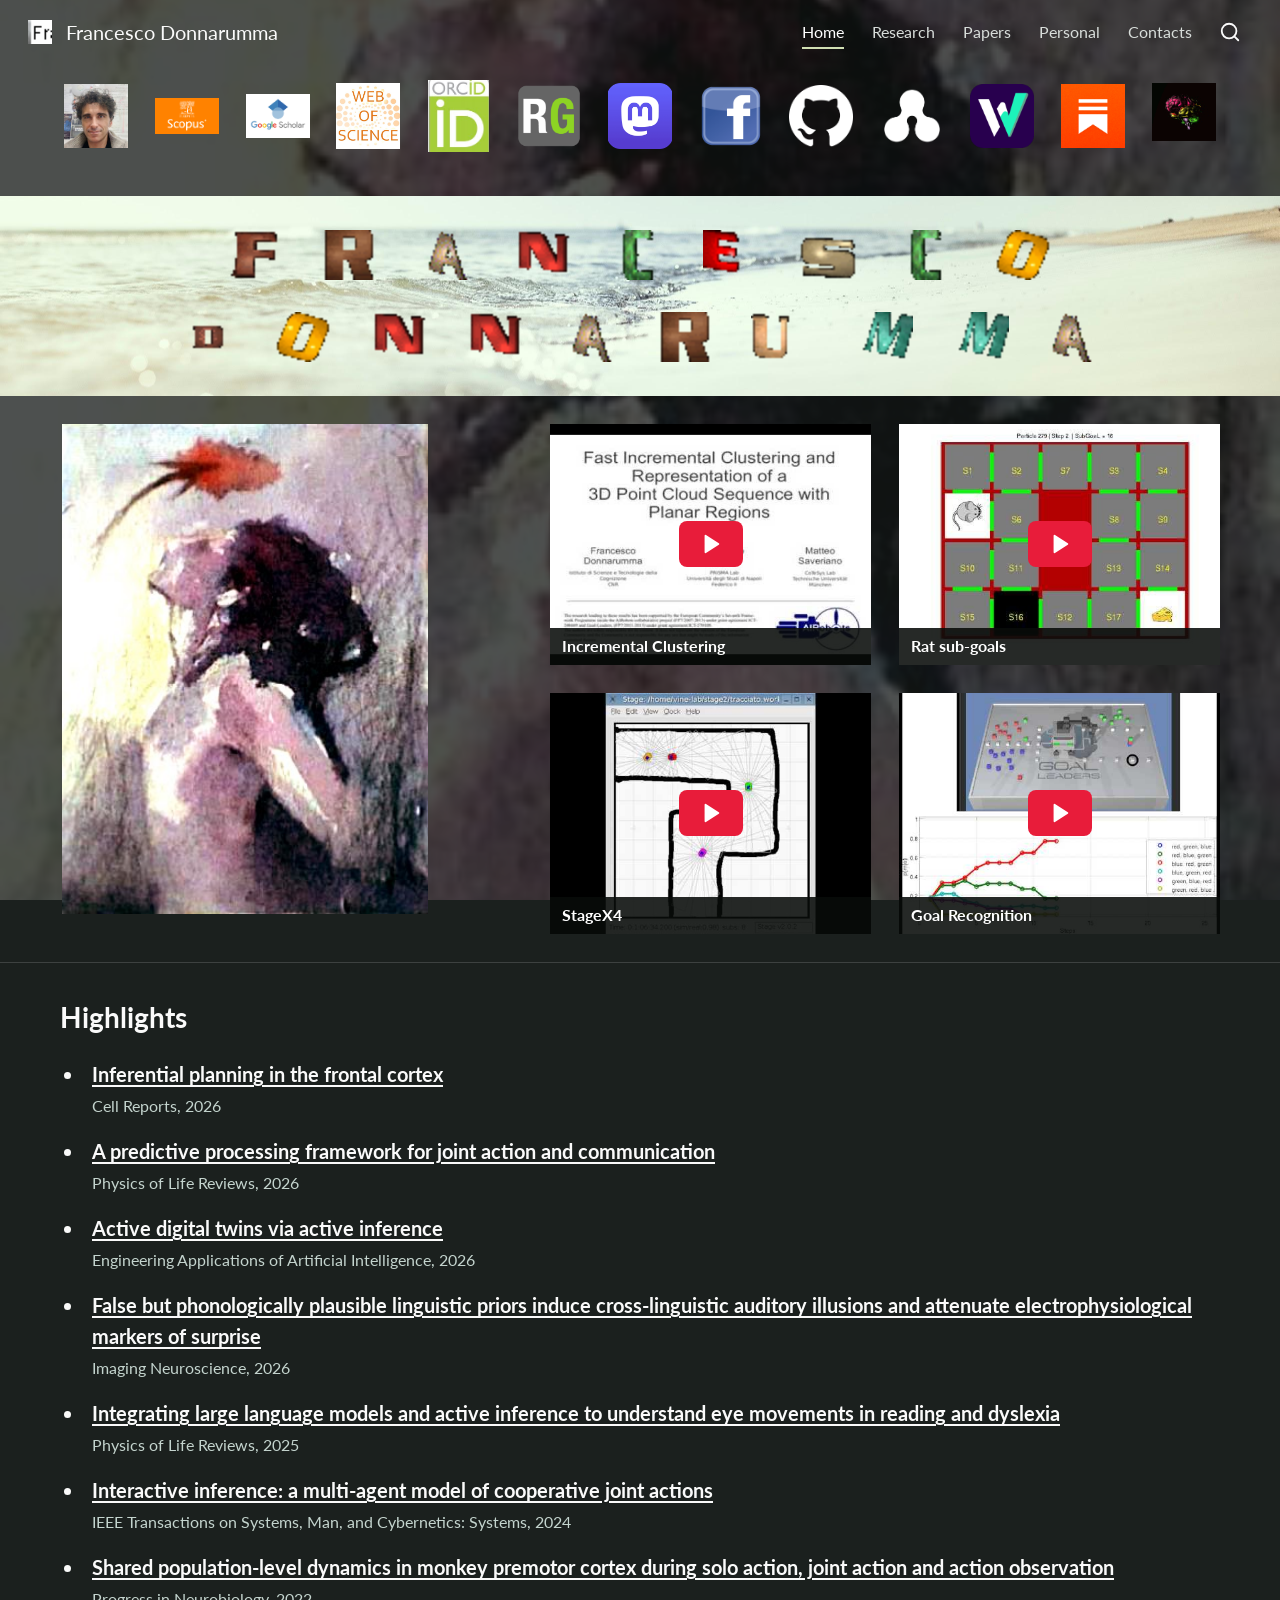
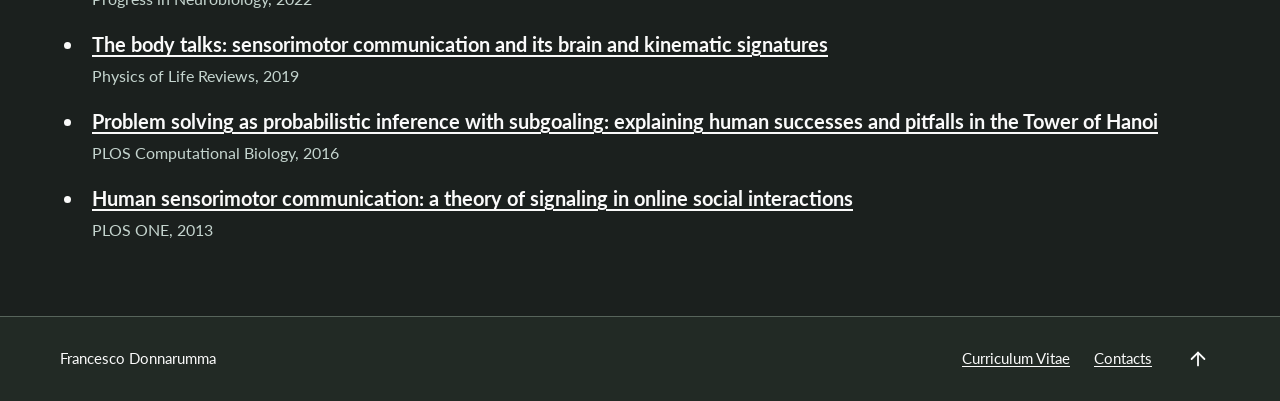
<file: index.html>
<!doctype html>
<html lang="en">
<head>
  <meta charset="utf-8">
  <meta name="viewport" content="width=device-width, initial-scale=1">
  <meta name="description" content="Researcher at ISTC-CNR. Computational models of cognition, active inference, social interaction and planning.">
  <meta name="robots" content="noindex, nofollow">
  <meta name="theme-color" content="#252928">
  <meta property="og:type" content="website">
  <meta property="og:title" content="Francesco Donnarumma">
  <meta property="og:description" content="Researcher at ISTC-CNR. Computational models of cognition, active inference, social interaction and planning.">
  <meta property="og:url" content="https://donnarumma.github.io/">
  <meta property="og:image" content="https://donnarumma.github.io/assets/images/research-3-0.jpg">
  <title>Francesco Donnarumma</title>
  <link rel="canonical" href="https://donnarumma.github.io/">
  <link rel="icon" href="assets/images/site-logo.gif">
  <link rel="stylesheet" href="assets/css/site.css">
  <style>body { background-image: url('assets/images/angel-background.jpg'); } .page-banner, .name-banner, .page-links { background-image: url('assets/images/shoreline-banner.jpg'); }</style>
  <script defer src="assets/vendor/lucide.min.js"></script>
  <script defer src="assets/js/search-index.js"></script>
  <script defer src="assets/js/site.js"></script>
</head>
<body data-page="home" data-prefix="">
  <a class="skip-link" href="#main">Skip to main content</a>
  <header class="site-header" id="top">
    <div class="topbar">
      <a class="brand" href="index.html"><img src="assets/images/site-logo.gif" alt="" width="24" height="24"><span>Francesco Donnarumma</span></a>
      <div class="navigation-tools">
        <nav aria-label="Main navigation" id="navigation"><a href="home/index.html" aria-current="page">Home</a><a href="research/index.html">Research</a><a href="papers/index.html">Papers</a><a href="personal/index.html">Personal</a><a href="contacts/index.html">Contacts</a></nav>
        <button class="icon-button search-toggle" type="button" data-search-open title="Search this site" aria-label="Search this site" hidden><i data-lucide="search" aria-hidden="true"></i></button>
        <button class="icon-button menu-toggle" type="button" data-menu-toggle aria-label="Open navigation" aria-expanded="false" aria-controls="navigation" hidden><i data-lucide="menu" aria-hidden="true"></i></button>
      </div>
    </div>
    <div class="profile-strip" aria-label="Academic and public profiles"><a href="https://www.istc.cnr.it/en/people/francesco-donnarumma" class="profile-link" target="_blank" rel="noopener noreferrer" title="ISTC-CNR"><img src="assets/images/profile-istc-cnr.jpg" alt="ISTC-CNR" width="649" height="649" class="" loading="eager" decoding="async"></a><a href="https://www.scopus.com/authid/detail.uri?authorId=36665940900" class="profile-link" target="_blank" rel="noopener noreferrer" title="Scopus"><img src="assets/images/profile-scopus.png" alt="Scopus" width="1080" height="614" class="" loading="eager" decoding="async"></a><a href="https://scholar.google.it/citations?user=cz9mqq4AAAAJ" class="profile-link" target="_blank" rel="noopener noreferrer" title="Google Scholar"><img src="assets/images/profile-google-scholar.png" alt="Google Scholar" width="1280" height="894" class="" loading="eager" decoding="async"></a><a href="https://www.webofscience.com/wos/author/record/F-6894-2014" class="profile-link" target="_blank" rel="noopener noreferrer" title="Web of Science"><img src="assets/images/profile-web-of-science.png" alt="Web of Science" width="487" height="508" class="" loading="eager" decoding="async"></a><a href="https://orcid.org/0000-0003-4248-5360" class="profile-link" target="_blank" rel="noopener noreferrer" title="ORCID"><img src="assets/images/profile-orcid.png" alt="ORCID" width="149" height="175" class="" loading="eager" decoding="async"></a><a href="https://www.researchgate.net/profile/Francesco-Donnarumma" class="profile-link" target="_blank" rel="noopener noreferrer" title="ResearchGate"><img src="assets/images/profile-researchgate.png" alt="ResearchGate" width="401" height="394" class="" loading="eager" decoding="async"></a><a href="https://fediscience.org/@francesco_donnarumma" class="profile-link" target="_blank" rel="noopener noreferrer" title="Mastodon"><img src="assets/images/profile-mastodon.png" alt="Mastodon" width="496" height="512" class="" loading="eager" decoding="async"></a><a href="https://www.facebook.com/DonnarummaFrancesco" class="profile-link" target="_blank" rel="noopener noreferrer" title="Facebook"><img src="assets/images/profile-facebook.png" alt="Facebook" width="1280" height="1280" class="" loading="eager" decoding="async"></a><a href="https://github.com/donnarumma" class="profile-link" target="_blank" rel="noopener noreferrer" title="GitHub"><img src="assets/images/profile-github.png" alt="GitHub" width="294" height="288" class="" loading="eager" decoding="async"></a><a href="https://openalex.org/authors/A5048689229" class="profile-link profile-openalex" target="_blank" rel="noopener noreferrer" title="OpenAlex"><img src="assets/images/profile-openalex.png" alt="OpenAlex" width="526" height="526" class="" loading="eager" decoding="async"></a><a href="https://wsocial.eu/profile/fran-donnarumma.wsocial.eu" class="profile-link" target="_blank" rel="noopener noreferrer" title="W Social"><img src="assets/images/profile-wsocial.png" alt="W Social" width="180" height="180" class="" loading="eager" decoding="async"></a><a href="https://substack.com/@donnarummafrancesco" class="profile-link" target="_blank" rel="noopener noreferrer" title="Substack"><img src="assets/images/profile-substack.png" alt="Substack" width="180" height="180" class="" loading="eager" decoding="async"></a><img src="assets/images/brain-animation.gif" alt="Animated brain" width="99" height="90" class="brain" loading="eager" decoding="async"></div>
  </header>
  <main id="main"><section class="name-banner"><h1 class="sr-only">Francesco Donnarumma</h1><div class="name-letters" aria-hidden="true"><div class="letter-row"><img src="assets/images/letter-f-0.gif" alt="F" width="33" height="25" class="" loading="eager" decoding="async"><img src="assets/images/letter-r-1.gif" alt="R" width="33" height="25" class="" loading="eager" decoding="async"><img src="assets/images/letter-a-2.gif" alt="A" width="33" height="25" class="" loading="eager" decoding="async"><img src="assets/images/letter-n-3.gif" alt="N" width="33" height="25" class="" loading="eager" decoding="async"><img src="assets/images/letter-c-4.gif" alt="C" width="33" height="25" class="" loading="eager" decoding="async"><img src="assets/images/letter-e-5.gif" alt="E" width="33" height="25" class="" loading="eager" decoding="async"><img src="assets/images/letter-s-6.gif" alt="S" width="33" height="25" class="" loading="eager" decoding="async"><img src="assets/images/letter-c-4.gif" alt="C" width="33" height="25" class="" loading="eager" decoding="async"><img src="assets/images/letter-o-8.gif" alt="O" width="33" height="25" class="" loading="eager" decoding="async"></div><div class="letter-row"><img src="assets/images/letter-d-0.gif" alt="D" width="33" height="25" class="" loading="eager" decoding="async"><img src="assets/images/letter-o-8.gif" alt="O" width="33" height="25" class="" loading="eager" decoding="async"><img src="assets/images/letter-n-3.gif" alt="N" width="33" height="25" class="" loading="eager" decoding="async"><img src="assets/images/letter-n-3.gif" alt="N" width="33" height="25" class="" loading="eager" decoding="async"><img src="assets/images/letter-a-2.gif" alt="A" width="33" height="25" class="" loading="eager" decoding="async"><img src="assets/images/letter-r-1.gif" alt="R" width="33" height="25" class="" loading="eager" decoding="async"><img src="assets/images/letter-u-6.gif" alt="U" width="33" height="25" class="" loading="eager" decoding="async"><img src="assets/images/letter-m-7.gif" alt="M" width="33" height="25" class="" loading="eager" decoding="async"><img src="assets/images/letter-m-7.gif" alt="M" width="33" height="25" class="" loading="eager" decoding="async"><img src="assets/images/letter-a-2.gif" alt="A" width="33" height="25" class="" loading="eager" decoding="async"></div></div></section><section class="home-media surface"><div class="content-width media-layout"><figure class="angel"><img src="assets/images/angel.jpg" alt="Angel" width="333" height="447" class="" loading="eager" decoding="async"></figure><div class="video-grid"><a class="video" href="https://www.youtube.com/watch?v=kU0Ls9hQt3M" target="_blank" rel="noopener noreferrer" aria-label="Incremental Clustering on YouTube"><img src="assets/images/video-kU0Ls9hQt3M.jpg" alt="Incremental Clustering" width="480" height="360" class="" loading="eager" decoding="async"><span class="video-play"><i data-lucide="play" aria-hidden="true"></i></span><span class="video-title">Incremental Clustering</span></a><a class="video" href="https://www.youtube.com/watch?v=8uWHWMVYt54" target="_blank" rel="noopener noreferrer" aria-label="Rat sub-goals on YouTube"><img src="assets/images/video-8uWHWMVYt54.jpg" alt="Rat sub-goals" width="480" height="360" class="" loading="eager" decoding="async"><span class="video-play"><i data-lucide="play" aria-hidden="true"></i></span><span class="video-title">Rat sub-goals</span></a><a class="video" href="https://www.youtube.com/watch?v=z0DkRyb_NRU" target="_blank" rel="noopener noreferrer" aria-label="StageX4 on YouTube"><img src="assets/images/video-z0DkRyb_NRU.jpg" alt="StageX4" width="480" height="360" class="" loading="eager" decoding="async"><span class="video-play"><i data-lucide="play" aria-hidden="true"></i></span><span class="video-title">StageX4</span></a><a class="video" href="https://www.youtube.com/watch?v=yloebx_MLfI" target="_blank" rel="noopener noreferrer" aria-label="Goal Recognition on YouTube"><img src="assets/images/video-yloebx_MLfI.jpg" alt="Goal Recognition" width="480" height="360" class="" loading="eager" decoding="async"><span class="video-play"><i data-lucide="play" aria-hidden="true"></i></span><span class="video-title">Goal Recognition</span></a></div></div></section><section class="highlights surface"><div class="content-width"><h2>Highlights</h2><ul><li><a href="https://doi.org/10.1016/j.celrep.2026.117905" target="_blank" rel="noopener noreferrer"><strong>Inferential planning in the frontal cortex</strong></a><span class="highlight-meta">Cell Reports, 2026</span></li><li><a href="https://doi.org/10.1016/j.plrev.2026.03.001" target="_blank" rel="noopener noreferrer"><strong>A predictive processing framework for joint action and communication</strong></a><span class="highlight-meta">Physics of Life Reviews, 2026</span></li><li><a href="https://doi.org/10.1016/j.engappai.2026.114519" target="_blank" rel="noopener noreferrer"><strong>Active digital twins via active inference</strong></a><span class="highlight-meta">Engineering Applications of Artificial Intelligence, 2026</span></li><li><a href="https://doi.org/10.1162/IMAG.a.1178" target="_blank" rel="noopener noreferrer"><strong>False but phonologically plausible linguistic priors induce cross-linguistic auditory illusions and attenuate electrophysiological markers of surprise</strong></a><span class="highlight-meta">Imaging Neuroscience, 2026</span></li><li><a href="https://doi.org/10.1016/j.plrev.2025.08.008" target="_blank" rel="noopener noreferrer"><strong>Integrating large language models and active inference to understand eye movements in reading and dyslexia</strong></a><span class="highlight-meta">Physics of Life Reviews, 2025</span></li><li><a href="https://doi.org/10.1109/TSMC.2023.3312585" target="_blank" rel="noopener noreferrer"><strong>Interactive inference: a multi-agent model of cooperative joint actions</strong></a><span class="highlight-meta">IEEE Transactions on Systems, Man, and Cybernetics: Systems, 2024</span></li><li><a href="https://doi.org/10.1016/j.pneurobio.2021.102214" target="_blank" rel="noopener noreferrer"><strong>Shared population-level dynamics in monkey premotor cortex during solo action, joint action and action observation</strong></a><span class="highlight-meta">Progress in Neurobiology, 2022</span></li><li><a href="https://doi.org/10.1016/j.plrev.2018.06.014" target="_blank" rel="noopener noreferrer"><strong>The body talks: sensorimotor communication and its brain and kinematic signatures</strong></a><span class="highlight-meta">Physics of Life Reviews, 2019</span></li><li><a href="https://doi.org/10.1371/journal.pcbi.1004864" target="_blank" rel="noopener noreferrer"><strong>Problem solving as probabilistic inference with subgoaling: explaining human successes and pitfalls in the Tower of Hanoi</strong></a><span class="highlight-meta">PLOS Computational Biology, 2016</span></li><li><a href="https://doi.org/10.1371/journal.pone.0079876" target="_blank" rel="noopener noreferrer"><strong>Human sensorimotor communication: a theory of signaling in online social interactions</strong></a><span class="highlight-meta">PLOS ONE, 2013</span></li></ul></div></section></main>
  <footer class="site-footer">
    <div class="content-width footer-inner"><span>Francesco Donnarumma</span><nav aria-label="Footer"><a href="assets/downloads/francesco-donnarumma-cv.pdf?v=2f35ea1232f7">Curriculum Vitae</a><a href="contacts/index.html">Contacts</a><a class="icon-button" href="#top" title="Back to top" aria-label="Back to top"><i data-lucide="arrow-up" aria-hidden="true"></i></a></nav></div>
  </footer>
  <dialog class="search-dialog" aria-labelledby="search-heading">
    <div class="dialog-heading"><h2 id="search-heading">Search</h2><button class="icon-button" type="button" data-search-close title="Close search" aria-label="Close search"><i data-lucide="x" aria-hidden="true"></i></button></div>
    <form role="search" class="site-search"><label for="site-query" class="sr-only">Search this site</label><input id="site-query" name="q" type="search" autocomplete="off" placeholder="Search this site"><button class="icon-button" type="submit" title="Search" aria-label="Search"><i data-lucide="search" aria-hidden="true"></i></button></form>
    <p class="search-status" role="status"></p><ol class="search-results"></ol>
  </dialog>
</body>
</html>
</file>
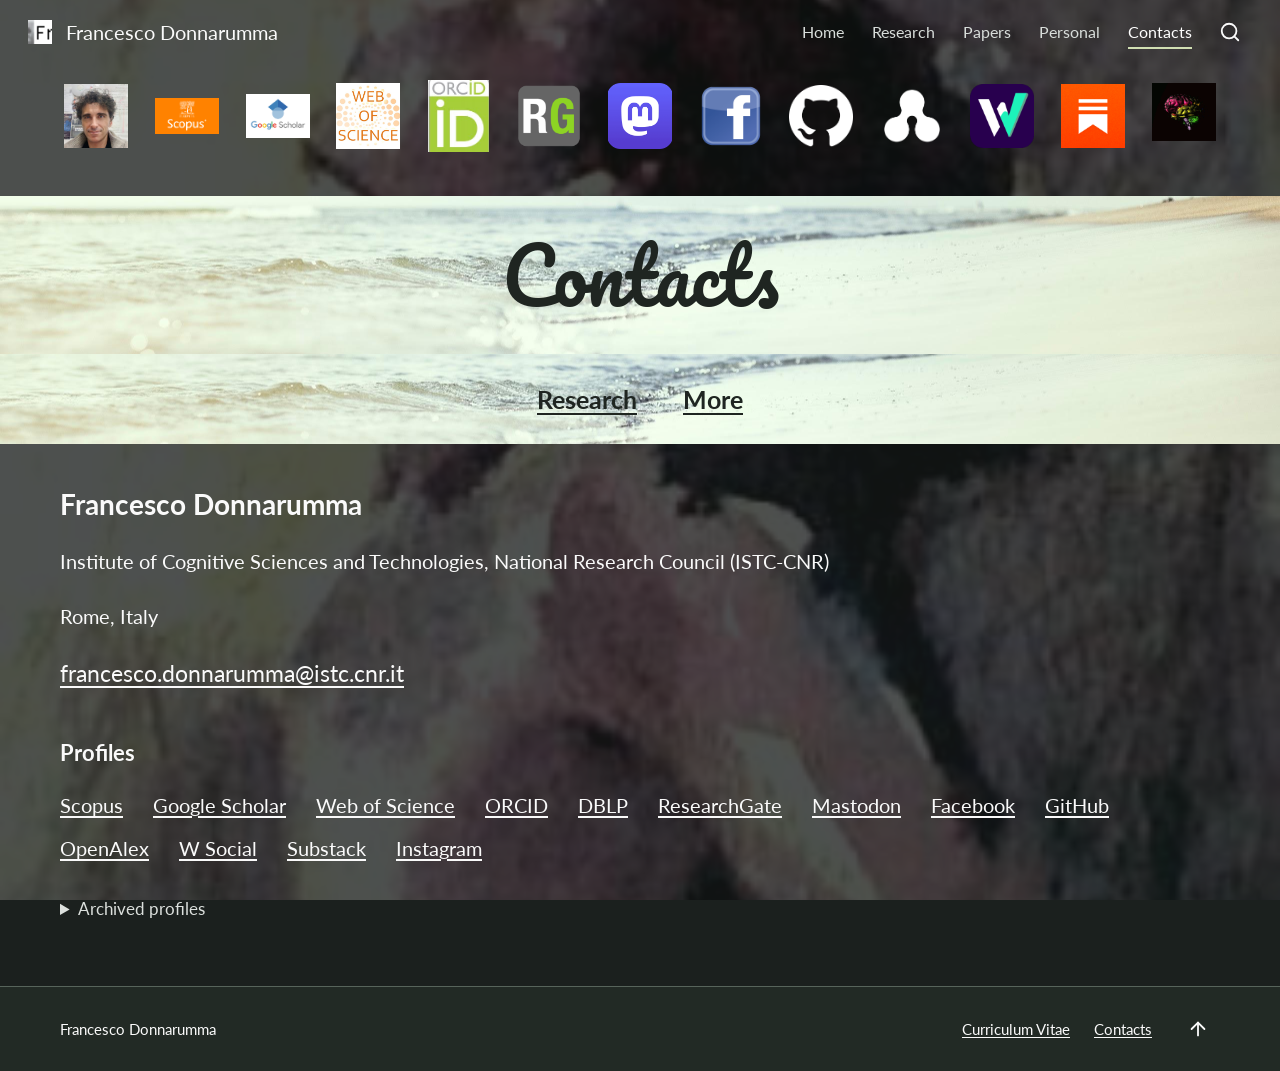
<file: contacts/index.html>
<!doctype html>
<html lang="en">
<head>
  <meta charset="utf-8">
  <meta name="viewport" content="width=device-width, initial-scale=1">
  <meta name="description" content="Researcher at ISTC-CNR. Computational models of cognition, active inference, social interaction and planning.">
  <meta name="robots" content="noindex, nofollow">
  <meta name="theme-color" content="#252928">
  <meta property="og:type" content="website">
  <meta property="og:title" content="Contacts | Francesco Donnarumma">
  <meta property="og:description" content="Researcher at ISTC-CNR. Computational models of cognition, active inference, social interaction and planning.">
  <meta property="og:url" content="https://donnarumma.github.io/contacts/">
  <meta property="og:image" content="https://donnarumma.github.io/assets/images/research-3-0.jpg">
  <title>Contacts | Francesco Donnarumma</title>
  <link rel="canonical" href="https://donnarumma.github.io/contacts/">
  <link rel="icon" href="../assets/images/site-logo.gif">
  <link rel="stylesheet" href="../assets/css/site.css">
  <style>body { background-image: url('../assets/images/angel-background.jpg'); } .page-banner, .name-banner, .page-links { background-image: url('../assets/images/shoreline-banner.jpg'); }</style>
  <script defer src="../assets/vendor/lucide.min.js"></script>
  <script defer src="../assets/js/search-index.js"></script>
  <script defer src="../assets/js/site.js"></script>
</head>
<body data-page="contacts" data-prefix="../">
  <a class="skip-link" href="#main">Skip to main content</a>
  <header class="site-header" id="top">
    <div class="topbar">
      <a class="brand" href="../index.html"><img src="../assets/images/site-logo.gif" alt="" width="24" height="24"><span>Francesco Donnarumma</span></a>
      <div class="navigation-tools">
        <nav aria-label="Main navigation" id="navigation"><a href="../home/index.html">Home</a><a href="../research/index.html">Research</a><a href="../papers/index.html">Papers</a><a href="../personal/index.html">Personal</a><a href="../contacts/index.html" aria-current="page">Contacts</a></nav>
        <button class="icon-button search-toggle" type="button" data-search-open title="Search this site" aria-label="Search this site" hidden><i data-lucide="search" aria-hidden="true"></i></button>
        <button class="icon-button menu-toggle" type="button" data-menu-toggle aria-label="Open navigation" aria-expanded="false" aria-controls="navigation" hidden><i data-lucide="menu" aria-hidden="true"></i></button>
      </div>
    </div>
    <div class="profile-strip" aria-label="Academic and public profiles"><a href="https://www.istc.cnr.it/en/people/francesco-donnarumma" class="profile-link" target="_blank" rel="noopener noreferrer" title="ISTC-CNR"><img src="../assets/images/profile-istc-cnr.jpg" alt="ISTC-CNR" width="649" height="649" class="" loading="eager" decoding="async"></a><a href="https://www.scopus.com/authid/detail.uri?authorId=36665940900" class="profile-link" target="_blank" rel="noopener noreferrer" title="Scopus"><img src="../assets/images/profile-scopus.png" alt="Scopus" width="1080" height="614" class="" loading="eager" decoding="async"></a><a href="https://scholar.google.it/citations?user=cz9mqq4AAAAJ" class="profile-link" target="_blank" rel="noopener noreferrer" title="Google Scholar"><img src="../assets/images/profile-google-scholar.png" alt="Google Scholar" width="1280" height="894" class="" loading="eager" decoding="async"></a><a href="https://www.webofscience.com/wos/author/record/F-6894-2014" class="profile-link" target="_blank" rel="noopener noreferrer" title="Web of Science"><img src="../assets/images/profile-web-of-science.png" alt="Web of Science" width="487" height="508" class="" loading="eager" decoding="async"></a><a href="https://orcid.org/0000-0003-4248-5360" class="profile-link" target="_blank" rel="noopener noreferrer" title="ORCID"><img src="../assets/images/profile-orcid.png" alt="ORCID" width="149" height="175" class="" loading="eager" decoding="async"></a><a href="https://www.researchgate.net/profile/Francesco-Donnarumma" class="profile-link" target="_blank" rel="noopener noreferrer" title="ResearchGate"><img src="../assets/images/profile-researchgate.png" alt="ResearchGate" width="401" height="394" class="" loading="eager" decoding="async"></a><a href="https://fediscience.org/@francesco_donnarumma" class="profile-link" target="_blank" rel="noopener noreferrer" title="Mastodon"><img src="../assets/images/profile-mastodon.png" alt="Mastodon" width="496" height="512" class="" loading="eager" decoding="async"></a><a href="https://www.facebook.com/DonnarummaFrancesco" class="profile-link" target="_blank" rel="noopener noreferrer" title="Facebook"><img src="../assets/images/profile-facebook.png" alt="Facebook" width="1280" height="1280" class="" loading="eager" decoding="async"></a><a href="https://github.com/donnarumma" class="profile-link" target="_blank" rel="noopener noreferrer" title="GitHub"><img src="../assets/images/profile-github.png" alt="GitHub" width="294" height="288" class="" loading="eager" decoding="async"></a><a href="https://openalex.org/authors/A5048689229" class="profile-link profile-openalex" target="_blank" rel="noopener noreferrer" title="OpenAlex"><img src="../assets/images/profile-openalex.png" alt="OpenAlex" width="526" height="526" class="" loading="eager" decoding="async"></a><a href="https://wsocial.eu/profile/fran-donnarumma.wsocial.eu" class="profile-link" target="_blank" rel="noopener noreferrer" title="W Social"><img src="../assets/images/profile-wsocial.png" alt="W Social" width="180" height="180" class="" loading="eager" decoding="async"></a><a href="https://substack.com/@donnarummafrancesco" class="profile-link" target="_blank" rel="noopener noreferrer" title="Substack"><img src="../assets/images/profile-substack.png" alt="Substack" width="180" height="180" class="" loading="eager" decoding="async"></a><img src="../assets/images/brain-animation.gif" alt="Animated brain" width="99" height="90" class="brain" loading="eager" decoding="async"></div>
  </header>
  <main id="main"><section class="page-banner"><h1>Contacts</h1></section><nav class="page-links" aria-label="Related pages"><a href="../research/index.html" class="">Research</a><a href="../researchmore/index.html" class="">More</a></nav><section class="surface contacts-section"><div class="content-width"><h2>Francesco Donnarumma</h2><p>Institute of Cognitive Sciences and Technologies, National Research Council (ISTC-CNR)</p><p>Rome, Italy</p><p class="email"><a href="mailto:francesco.donnarumma@istc.cnr.it" class="">francesco.donnarumma@istc.cnr.it</a></p><h3>Profiles</h3><ul class="contact-links"><li><a href="https://www.scopus.com/authid/detail.uri?authorId=36665940900" class="" target="_blank" rel="noopener noreferrer">Scopus</a></li><li><a href="https://scholar.google.it/citations?user=cz9mqq4AAAAJ" class="" target="_blank" rel="noopener noreferrer">Google Scholar</a></li><li><a href="https://www.webofscience.com/wos/author/record/F-6894-2014" class="" target="_blank" rel="noopener noreferrer">Web of Science</a></li><li><a href="https://orcid.org/0000-0003-4248-5360" class="" target="_blank" rel="noopener noreferrer">ORCID</a></li><li><a href="https://dblp.org/pid/51/5522.html" class="" target="_blank" rel="noopener noreferrer">DBLP</a></li><li><a href="https://www.researchgate.net/profile/Francesco-Donnarumma" class="" target="_blank" rel="noopener noreferrer">ResearchGate</a></li><li><a href="https://fediscience.org/@francesco_donnarumma" class="" target="_blank" rel="noopener noreferrer">Mastodon</a></li><li><a href="https://www.facebook.com/DonnarummaFrancesco" class="" target="_blank" rel="noopener noreferrer">Facebook</a></li><li><a href="https://github.com/donnarumma" class="" target="_blank" rel="noopener noreferrer">GitHub</a></li><li><a href="https://openalex.org/authors/A5048689229" class="" target="_blank" rel="noopener noreferrer">OpenAlex</a></li><li><a href="https://wsocial.eu/profile/fran-donnarumma.wsocial.eu" class="" target="_blank" rel="noopener noreferrer">W Social</a></li><li><a href="https://substack.com/@donnarummafrancesco" class="" target="_blank" rel="noopener noreferrer">Substack</a></li><li><a href="https://www.instagram.com/francesco___donnarumma/" class="" target="_blank" rel="noopener noreferrer">Instagram</a></li></ul><details class="archived-profiles"><summary>Archived profiles</summary><ul class="contact-links"><li><a href="https://cnr-it.academia.edu/FrancescoDonnarumma" class="" target="_blank" rel="noopener noreferrer">Academia.edu</a></li><li><a href="https://x.com/FranDonnarumma" class="" target="_blank" rel="noopener noreferrer">X / Twitter</a></li><li><a href="https://www.linkedin.com/in/francesco-donnarumma/" class="" target="_blank" rel="noopener noreferrer">LinkedIn</a></li></ul></details></div></section></main>
  <footer class="site-footer">
    <div class="content-width footer-inner"><span>Francesco Donnarumma</span><nav aria-label="Footer"><a href="../assets/downloads/francesco-donnarumma-cv.pdf?v=2f35ea1232f7">Curriculum Vitae</a><a href="../contacts/index.html">Contacts</a><a class="icon-button" href="#top" title="Back to top" aria-label="Back to top"><i data-lucide="arrow-up" aria-hidden="true"></i></a></nav></div>
  </footer>
  <dialog class="search-dialog" aria-labelledby="search-heading">
    <div class="dialog-heading"><h2 id="search-heading">Search</h2><button class="icon-button" type="button" data-search-close title="Close search" aria-label="Close search"><i data-lucide="x" aria-hidden="true"></i></button></div>
    <form role="search" class="site-search"><label for="site-query" class="sr-only">Search this site</label><input id="site-query" name="q" type="search" autocomplete="off" placeholder="Search this site"><button class="icon-button" type="submit" title="Search" aria-label="Search"><i data-lucide="search" aria-hidden="true"></i></button></form>
    <p class="search-status" role="status"></p><ol class="search-results"></ol>
  </dialog>
</body>
</html>
</file>
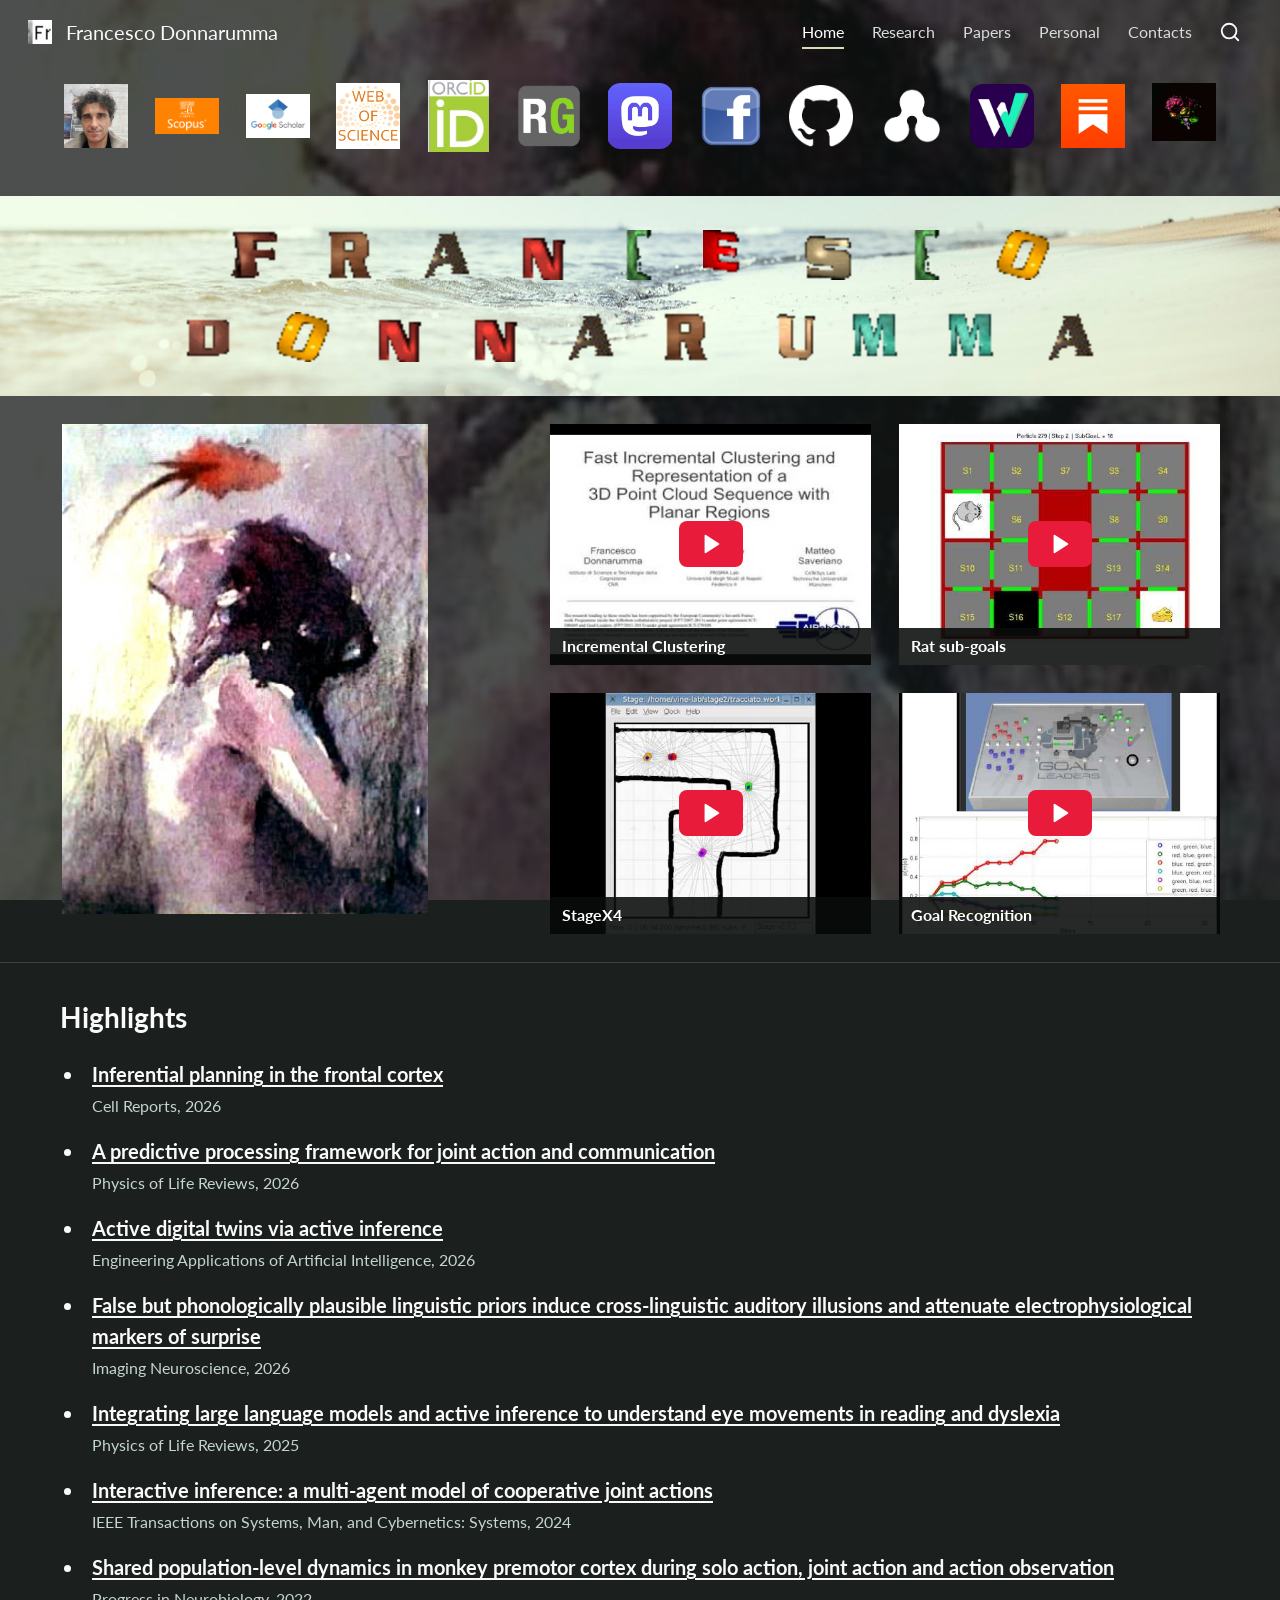
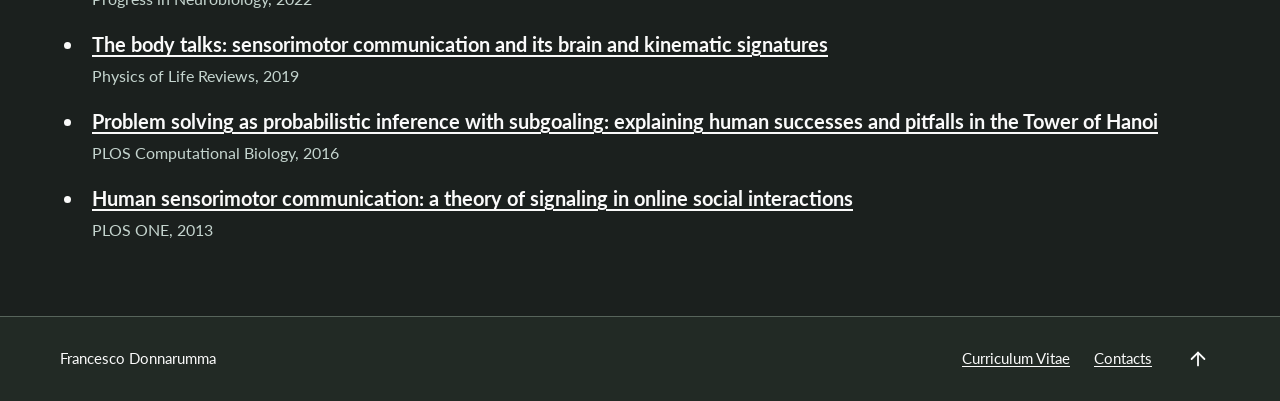
<file: home/index.html>
<!doctype html>
<html lang="en">
<head>
  <meta charset="utf-8">
  <meta name="viewport" content="width=device-width, initial-scale=1">
  <meta name="description" content="Researcher at ISTC-CNR. Computational models of cognition, active inference, social interaction and planning.">
  <meta name="robots" content="noindex, nofollow">
  <meta name="theme-color" content="#252928">
  <meta property="og:type" content="website">
  <meta property="og:title" content="Francesco Donnarumma">
  <meta property="og:description" content="Researcher at ISTC-CNR. Computational models of cognition, active inference, social interaction and planning.">
  <meta property="og:url" content="https://donnarumma.github.io/">
  <meta property="og:image" content="https://donnarumma.github.io/assets/images/research-3-0.jpg">
  <title>Francesco Donnarumma</title>
  <link rel="canonical" href="https://donnarumma.github.io/">
  <link rel="icon" href="../assets/images/site-logo.gif">
  <link rel="stylesheet" href="../assets/css/site.css">
  <style>body { background-image: url('../assets/images/angel-background.jpg'); } .page-banner, .name-banner, .page-links { background-image: url('../assets/images/shoreline-banner.jpg'); }</style>
  <script defer src="../assets/vendor/lucide.min.js"></script>
  <script defer src="../assets/js/search-index.js"></script>
  <script defer src="../assets/js/site.js"></script>
</head>
<body data-page="home" data-prefix="../">
  <a class="skip-link" href="#main">Skip to main content</a>
  <header class="site-header" id="top">
    <div class="topbar">
      <a class="brand" href="../index.html"><img src="../assets/images/site-logo.gif" alt="" width="24" height="24"><span>Francesco Donnarumma</span></a>
      <div class="navigation-tools">
        <nav aria-label="Main navigation" id="navigation"><a href="../home/index.html" aria-current="page">Home</a><a href="../research/index.html">Research</a><a href="../papers/index.html">Papers</a><a href="../personal/index.html">Personal</a><a href="../contacts/index.html">Contacts</a></nav>
        <button class="icon-button search-toggle" type="button" data-search-open title="Search this site" aria-label="Search this site" hidden><i data-lucide="search" aria-hidden="true"></i></button>
        <button class="icon-button menu-toggle" type="button" data-menu-toggle aria-label="Open navigation" aria-expanded="false" aria-controls="navigation" hidden><i data-lucide="menu" aria-hidden="true"></i></button>
      </div>
    </div>
    <div class="profile-strip" aria-label="Academic and public profiles"><a href="https://www.istc.cnr.it/en/people/francesco-donnarumma" class="profile-link" target="_blank" rel="noopener noreferrer" title="ISTC-CNR"><img src="../assets/images/profile-istc-cnr.jpg" alt="ISTC-CNR" width="649" height="649" class="" loading="eager" decoding="async"></a><a href="https://www.scopus.com/authid/detail.uri?authorId=36665940900" class="profile-link" target="_blank" rel="noopener noreferrer" title="Scopus"><img src="../assets/images/profile-scopus.png" alt="Scopus" width="1080" height="614" class="" loading="eager" decoding="async"></a><a href="https://scholar.google.it/citations?user=cz9mqq4AAAAJ" class="profile-link" target="_blank" rel="noopener noreferrer" title="Google Scholar"><img src="../assets/images/profile-google-scholar.png" alt="Google Scholar" width="1280" height="894" class="" loading="eager" decoding="async"></a><a href="https://www.webofscience.com/wos/author/record/F-6894-2014" class="profile-link" target="_blank" rel="noopener noreferrer" title="Web of Science"><img src="../assets/images/profile-web-of-science.png" alt="Web of Science" width="487" height="508" class="" loading="eager" decoding="async"></a><a href="https://orcid.org/0000-0003-4248-5360" class="profile-link" target="_blank" rel="noopener noreferrer" title="ORCID"><img src="../assets/images/profile-orcid.png" alt="ORCID" width="149" height="175" class="" loading="eager" decoding="async"></a><a href="https://www.researchgate.net/profile/Francesco-Donnarumma" class="profile-link" target="_blank" rel="noopener noreferrer" title="ResearchGate"><img src="../assets/images/profile-researchgate.png" alt="ResearchGate" width="401" height="394" class="" loading="eager" decoding="async"></a><a href="https://fediscience.org/@francesco_donnarumma" class="profile-link" target="_blank" rel="noopener noreferrer" title="Mastodon"><img src="../assets/images/profile-mastodon.png" alt="Mastodon" width="496" height="512" class="" loading="eager" decoding="async"></a><a href="https://www.facebook.com/DonnarummaFrancesco" class="profile-link" target="_blank" rel="noopener noreferrer" title="Facebook"><img src="../assets/images/profile-facebook.png" alt="Facebook" width="1280" height="1280" class="" loading="eager" decoding="async"></a><a href="https://github.com/donnarumma" class="profile-link" target="_blank" rel="noopener noreferrer" title="GitHub"><img src="../assets/images/profile-github.png" alt="GitHub" width="294" height="288" class="" loading="eager" decoding="async"></a><a href="https://openalex.org/authors/A5048689229" class="profile-link profile-openalex" target="_blank" rel="noopener noreferrer" title="OpenAlex"><img src="../assets/images/profile-openalex.png" alt="OpenAlex" width="526" height="526" class="" loading="eager" decoding="async"></a><a href="https://wsocial.eu/profile/fran-donnarumma.wsocial.eu" class="profile-link" target="_blank" rel="noopener noreferrer" title="W Social"><img src="../assets/images/profile-wsocial.png" alt="W Social" width="180" height="180" class="" loading="eager" decoding="async"></a><a href="https://substack.com/@donnarummafrancesco" class="profile-link" target="_blank" rel="noopener noreferrer" title="Substack"><img src="../assets/images/profile-substack.png" alt="Substack" width="180" height="180" class="" loading="eager" decoding="async"></a><img src="../assets/images/brain-animation.gif" alt="Animated brain" width="99" height="90" class="brain" loading="eager" decoding="async"></div>
  </header>
  <main id="main"><section class="name-banner"><h1 class="sr-only">Francesco Donnarumma</h1><div class="name-letters" aria-hidden="true"><div class="letter-row"><img src="../assets/images/letter-f-0.gif" alt="F" width="33" height="25" class="" loading="eager" decoding="async"><img src="../assets/images/letter-r-1.gif" alt="R" width="33" height="25" class="" loading="eager" decoding="async"><img src="../assets/images/letter-a-2.gif" alt="A" width="33" height="25" class="" loading="eager" decoding="async"><img src="../assets/images/letter-n-3.gif" alt="N" width="33" height="25" class="" loading="eager" decoding="async"><img src="../assets/images/letter-c-4.gif" alt="C" width="33" height="25" class="" loading="eager" decoding="async"><img src="../assets/images/letter-e-5.gif" alt="E" width="33" height="25" class="" loading="eager" decoding="async"><img src="../assets/images/letter-s-6.gif" alt="S" width="33" height="25" class="" loading="eager" decoding="async"><img src="../assets/images/letter-c-4.gif" alt="C" width="33" height="25" class="" loading="eager" decoding="async"><img src="../assets/images/letter-o-8.gif" alt="O" width="33" height="25" class="" loading="eager" decoding="async"></div><div class="letter-row"><img src="../assets/images/letter-d-0.gif" alt="D" width="33" height="25" class="" loading="eager" decoding="async"><img src="../assets/images/letter-o-8.gif" alt="O" width="33" height="25" class="" loading="eager" decoding="async"><img src="../assets/images/letter-n-3.gif" alt="N" width="33" height="25" class="" loading="eager" decoding="async"><img src="../assets/images/letter-n-3.gif" alt="N" width="33" height="25" class="" loading="eager" decoding="async"><img src="../assets/images/letter-a-2.gif" alt="A" width="33" height="25" class="" loading="eager" decoding="async"><img src="../assets/images/letter-r-1.gif" alt="R" width="33" height="25" class="" loading="eager" decoding="async"><img src="../assets/images/letter-u-6.gif" alt="U" width="33" height="25" class="" loading="eager" decoding="async"><img src="../assets/images/letter-m-7.gif" alt="M" width="33" height="25" class="" loading="eager" decoding="async"><img src="../assets/images/letter-m-7.gif" alt="M" width="33" height="25" class="" loading="eager" decoding="async"><img src="../assets/images/letter-a-2.gif" alt="A" width="33" height="25" class="" loading="eager" decoding="async"></div></div></section><section class="home-media surface"><div class="content-width media-layout"><figure class="angel"><img src="../assets/images/angel.jpg" alt="Angel" width="333" height="447" class="" loading="eager" decoding="async"></figure><div class="video-grid"><a class="video" href="https://www.youtube.com/watch?v=kU0Ls9hQt3M" target="_blank" rel="noopener noreferrer" aria-label="Incremental Clustering on YouTube"><img src="../assets/images/video-kU0Ls9hQt3M.jpg" alt="Incremental Clustering" width="480" height="360" class="" loading="eager" decoding="async"><span class="video-play"><i data-lucide="play" aria-hidden="true"></i></span><span class="video-title">Incremental Clustering</span></a><a class="video" href="https://www.youtube.com/watch?v=8uWHWMVYt54" target="_blank" rel="noopener noreferrer" aria-label="Rat sub-goals on YouTube"><img src="../assets/images/video-8uWHWMVYt54.jpg" alt="Rat sub-goals" width="480" height="360" class="" loading="eager" decoding="async"><span class="video-play"><i data-lucide="play" aria-hidden="true"></i></span><span class="video-title">Rat sub-goals</span></a><a class="video" href="https://www.youtube.com/watch?v=z0DkRyb_NRU" target="_blank" rel="noopener noreferrer" aria-label="StageX4 on YouTube"><img src="../assets/images/video-z0DkRyb_NRU.jpg" alt="StageX4" width="480" height="360" class="" loading="eager" decoding="async"><span class="video-play"><i data-lucide="play" aria-hidden="true"></i></span><span class="video-title">StageX4</span></a><a class="video" href="https://www.youtube.com/watch?v=yloebx_MLfI" target="_blank" rel="noopener noreferrer" aria-label="Goal Recognition on YouTube"><img src="../assets/images/video-yloebx_MLfI.jpg" alt="Goal Recognition" width="480" height="360" class="" loading="eager" decoding="async"><span class="video-play"><i data-lucide="play" aria-hidden="true"></i></span><span class="video-title">Goal Recognition</span></a></div></div></section><section class="highlights surface"><div class="content-width"><h2>Highlights</h2><ul><li><a href="https://doi.org/10.1016/j.celrep.2026.117905" target="_blank" rel="noopener noreferrer"><strong>Inferential planning in the frontal cortex</strong></a><span class="highlight-meta">Cell Reports, 2026</span></li><li><a href="https://doi.org/10.1016/j.plrev.2026.03.001" target="_blank" rel="noopener noreferrer"><strong>A predictive processing framework for joint action and communication</strong></a><span class="highlight-meta">Physics of Life Reviews, 2026</span></li><li><a href="https://doi.org/10.1016/j.engappai.2026.114519" target="_blank" rel="noopener noreferrer"><strong>Active digital twins via active inference</strong></a><span class="highlight-meta">Engineering Applications of Artificial Intelligence, 2026</span></li><li><a href="https://doi.org/10.1162/IMAG.a.1178" target="_blank" rel="noopener noreferrer"><strong>False but phonologically plausible linguistic priors induce cross-linguistic auditory illusions and attenuate electrophysiological markers of surprise</strong></a><span class="highlight-meta">Imaging Neuroscience, 2026</span></li><li><a href="https://doi.org/10.1016/j.plrev.2025.08.008" target="_blank" rel="noopener noreferrer"><strong>Integrating large language models and active inference to understand eye movements in reading and dyslexia</strong></a><span class="highlight-meta">Physics of Life Reviews, 2025</span></li><li><a href="https://doi.org/10.1109/TSMC.2023.3312585" target="_blank" rel="noopener noreferrer"><strong>Interactive inference: a multi-agent model of cooperative joint actions</strong></a><span class="highlight-meta">IEEE Transactions on Systems, Man, and Cybernetics: Systems, 2024</span></li><li><a href="https://doi.org/10.1016/j.pneurobio.2021.102214" target="_blank" rel="noopener noreferrer"><strong>Shared population-level dynamics in monkey premotor cortex during solo action, joint action and action observation</strong></a><span class="highlight-meta">Progress in Neurobiology, 2022</span></li><li><a href="https://doi.org/10.1016/j.plrev.2018.06.014" target="_blank" rel="noopener noreferrer"><strong>The body talks: sensorimotor communication and its brain and kinematic signatures</strong></a><span class="highlight-meta">Physics of Life Reviews, 2019</span></li><li><a href="https://doi.org/10.1371/journal.pcbi.1004864" target="_blank" rel="noopener noreferrer"><strong>Problem solving as probabilistic inference with subgoaling: explaining human successes and pitfalls in the Tower of Hanoi</strong></a><span class="highlight-meta">PLOS Computational Biology, 2016</span></li><li><a href="https://doi.org/10.1371/journal.pone.0079876" target="_blank" rel="noopener noreferrer"><strong>Human sensorimotor communication: a theory of signaling in online social interactions</strong></a><span class="highlight-meta">PLOS ONE, 2013</span></li></ul></div></section></main>
  <footer class="site-footer">
    <div class="content-width footer-inner"><span>Francesco Donnarumma</span><nav aria-label="Footer"><a href="../assets/downloads/francesco-donnarumma-cv.pdf?v=2f35ea1232f7">Curriculum Vitae</a><a href="../contacts/index.html">Contacts</a><a class="icon-button" href="#top" title="Back to top" aria-label="Back to top"><i data-lucide="arrow-up" aria-hidden="true"></i></a></nav></div>
  </footer>
  <dialog class="search-dialog" aria-labelledby="search-heading">
    <div class="dialog-heading"><h2 id="search-heading">Search</h2><button class="icon-button" type="button" data-search-close title="Close search" aria-label="Close search"><i data-lucide="x" aria-hidden="true"></i></button></div>
    <form role="search" class="site-search"><label for="site-query" class="sr-only">Search this site</label><input id="site-query" name="q" type="search" autocomplete="off" placeholder="Search this site"><button class="icon-button" type="submit" title="Search" aria-label="Search"><i data-lucide="search" aria-hidden="true"></i></button></form>
    <p class="search-status" role="status"></p><ol class="search-results"></ol>
  </dialog>
</body>
</html>
</file>
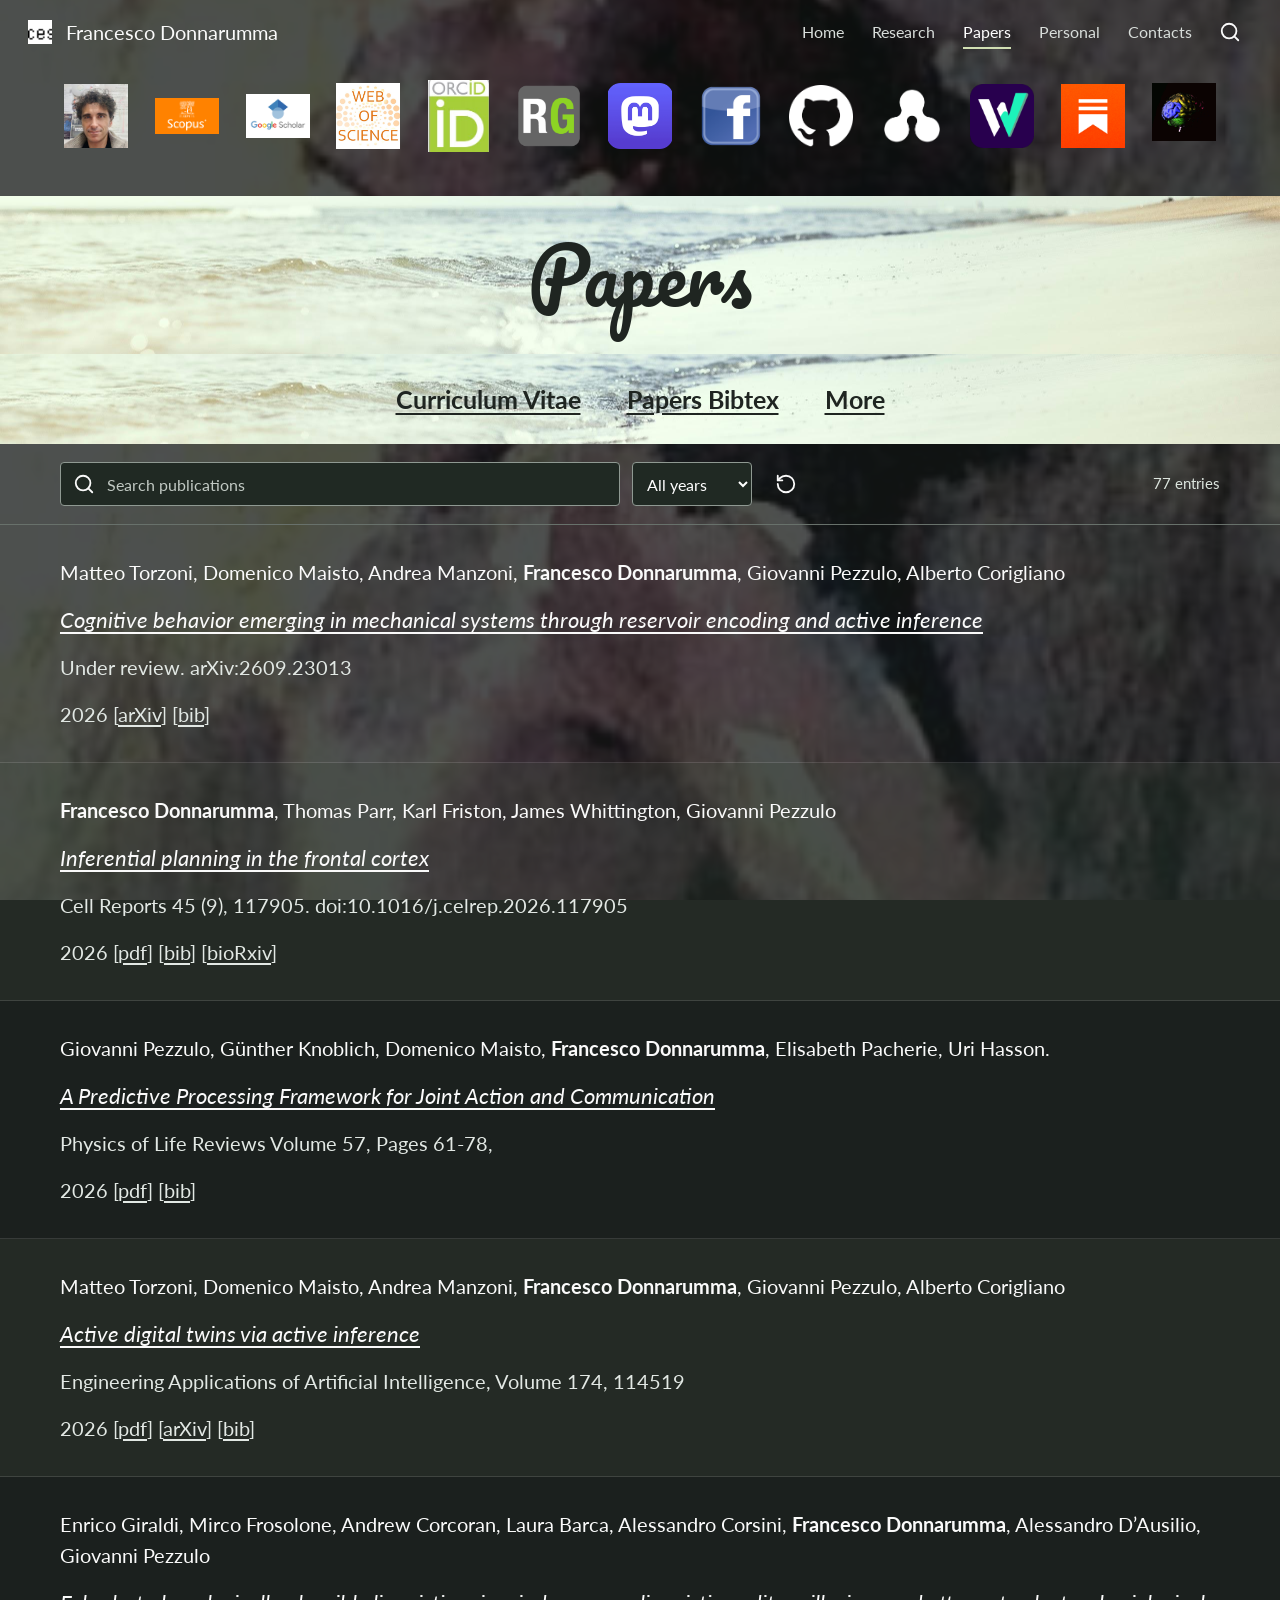
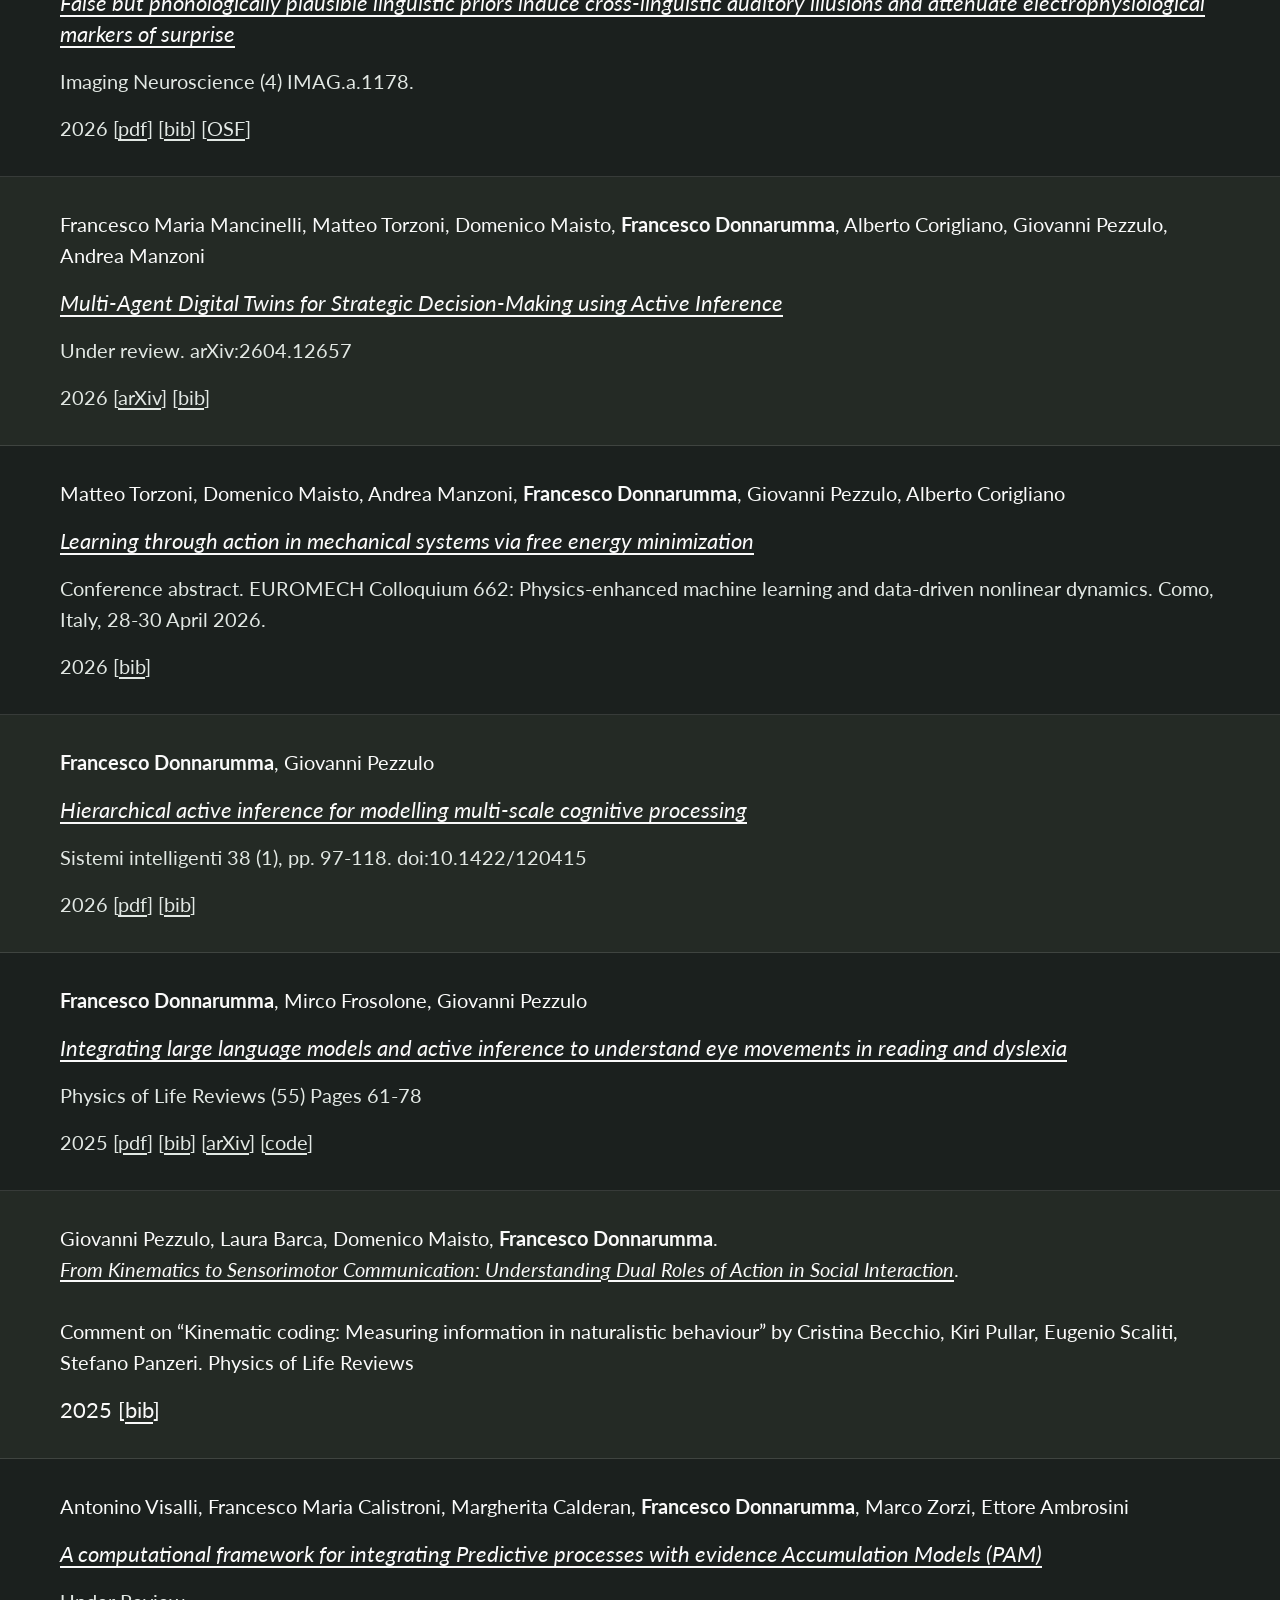
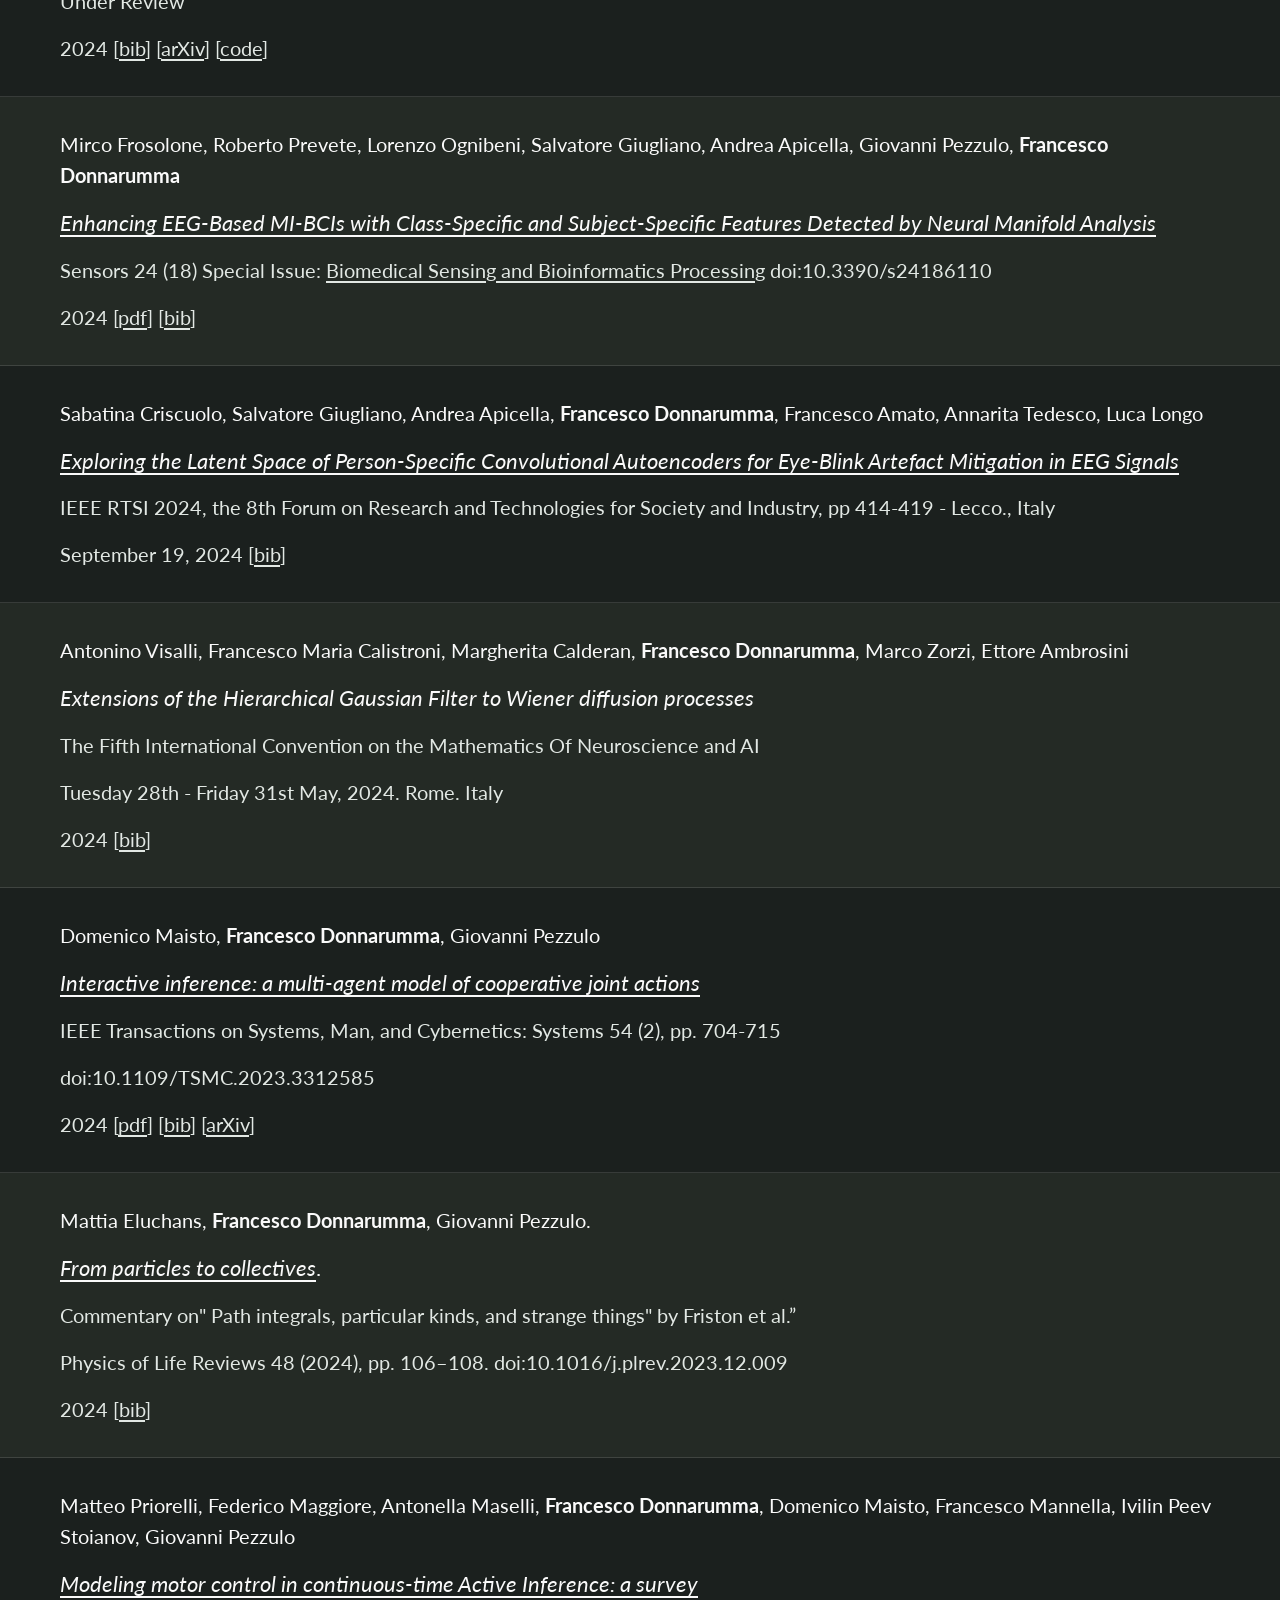
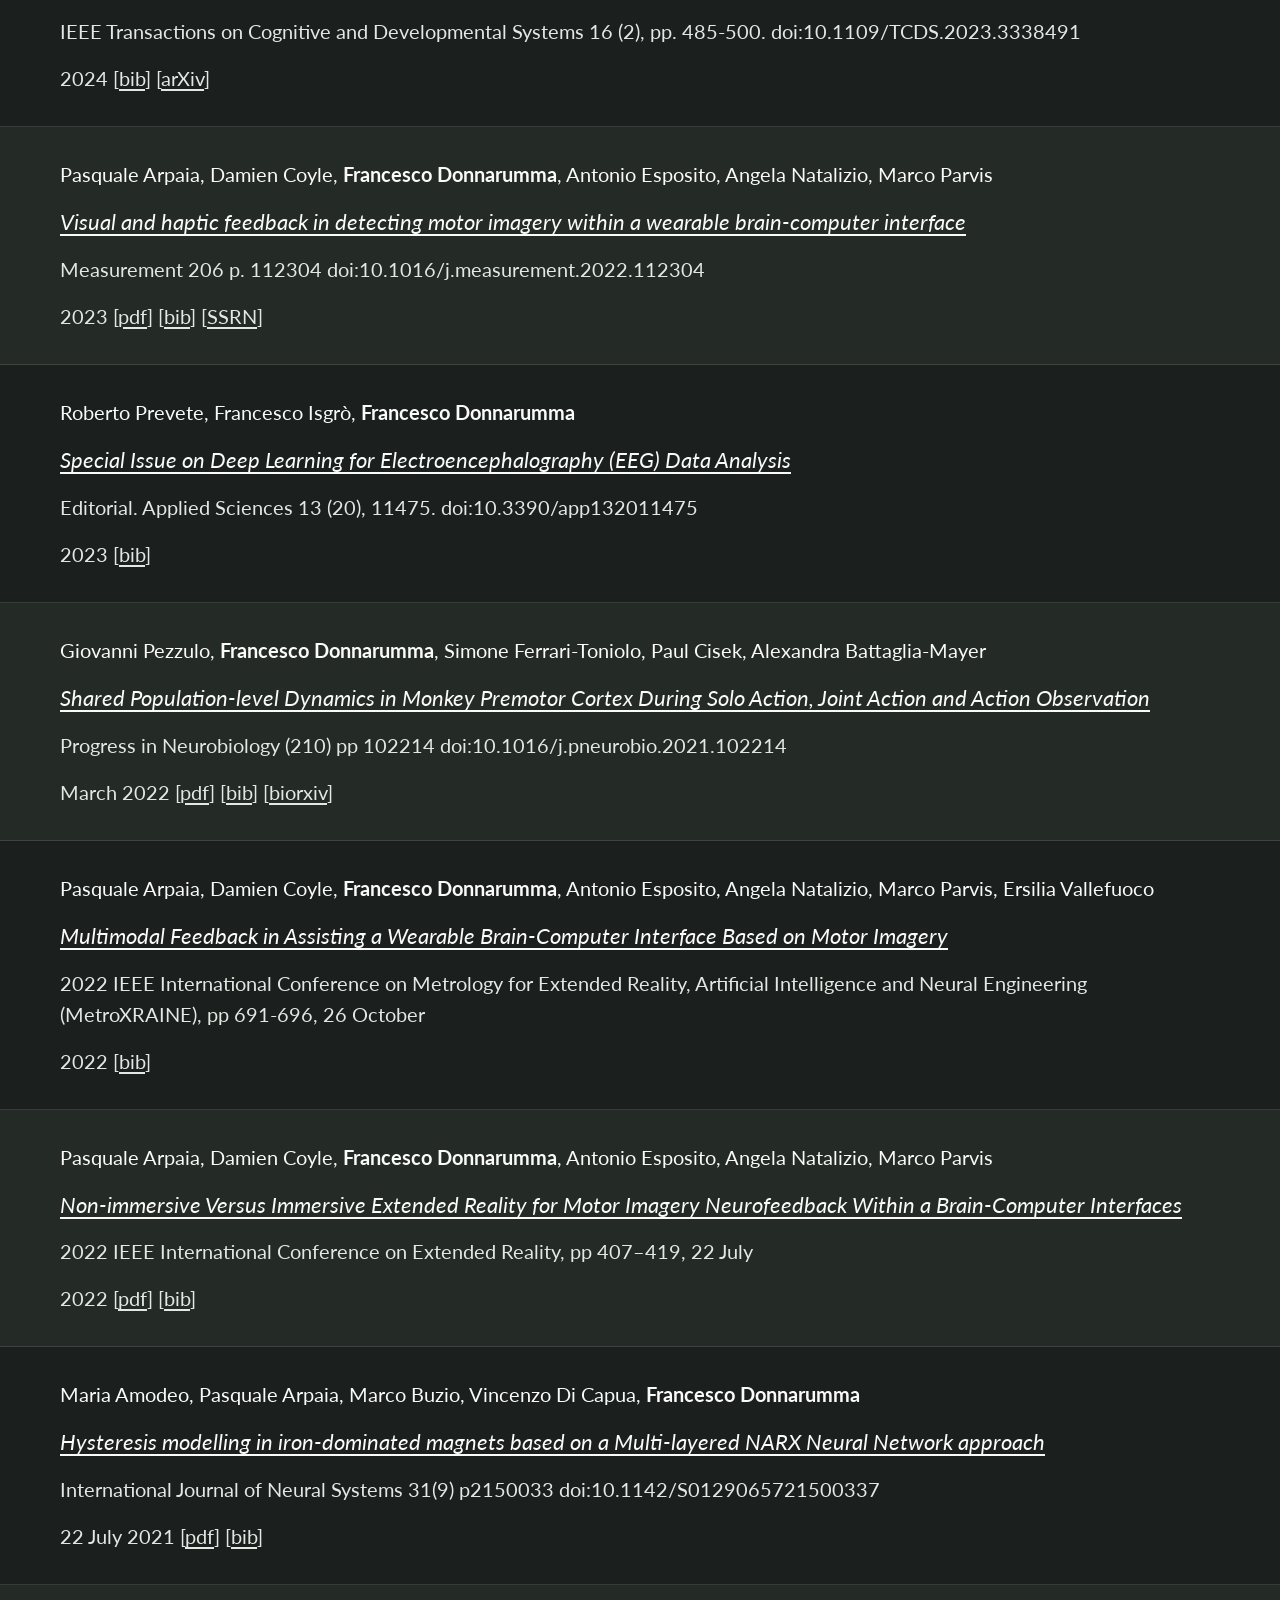
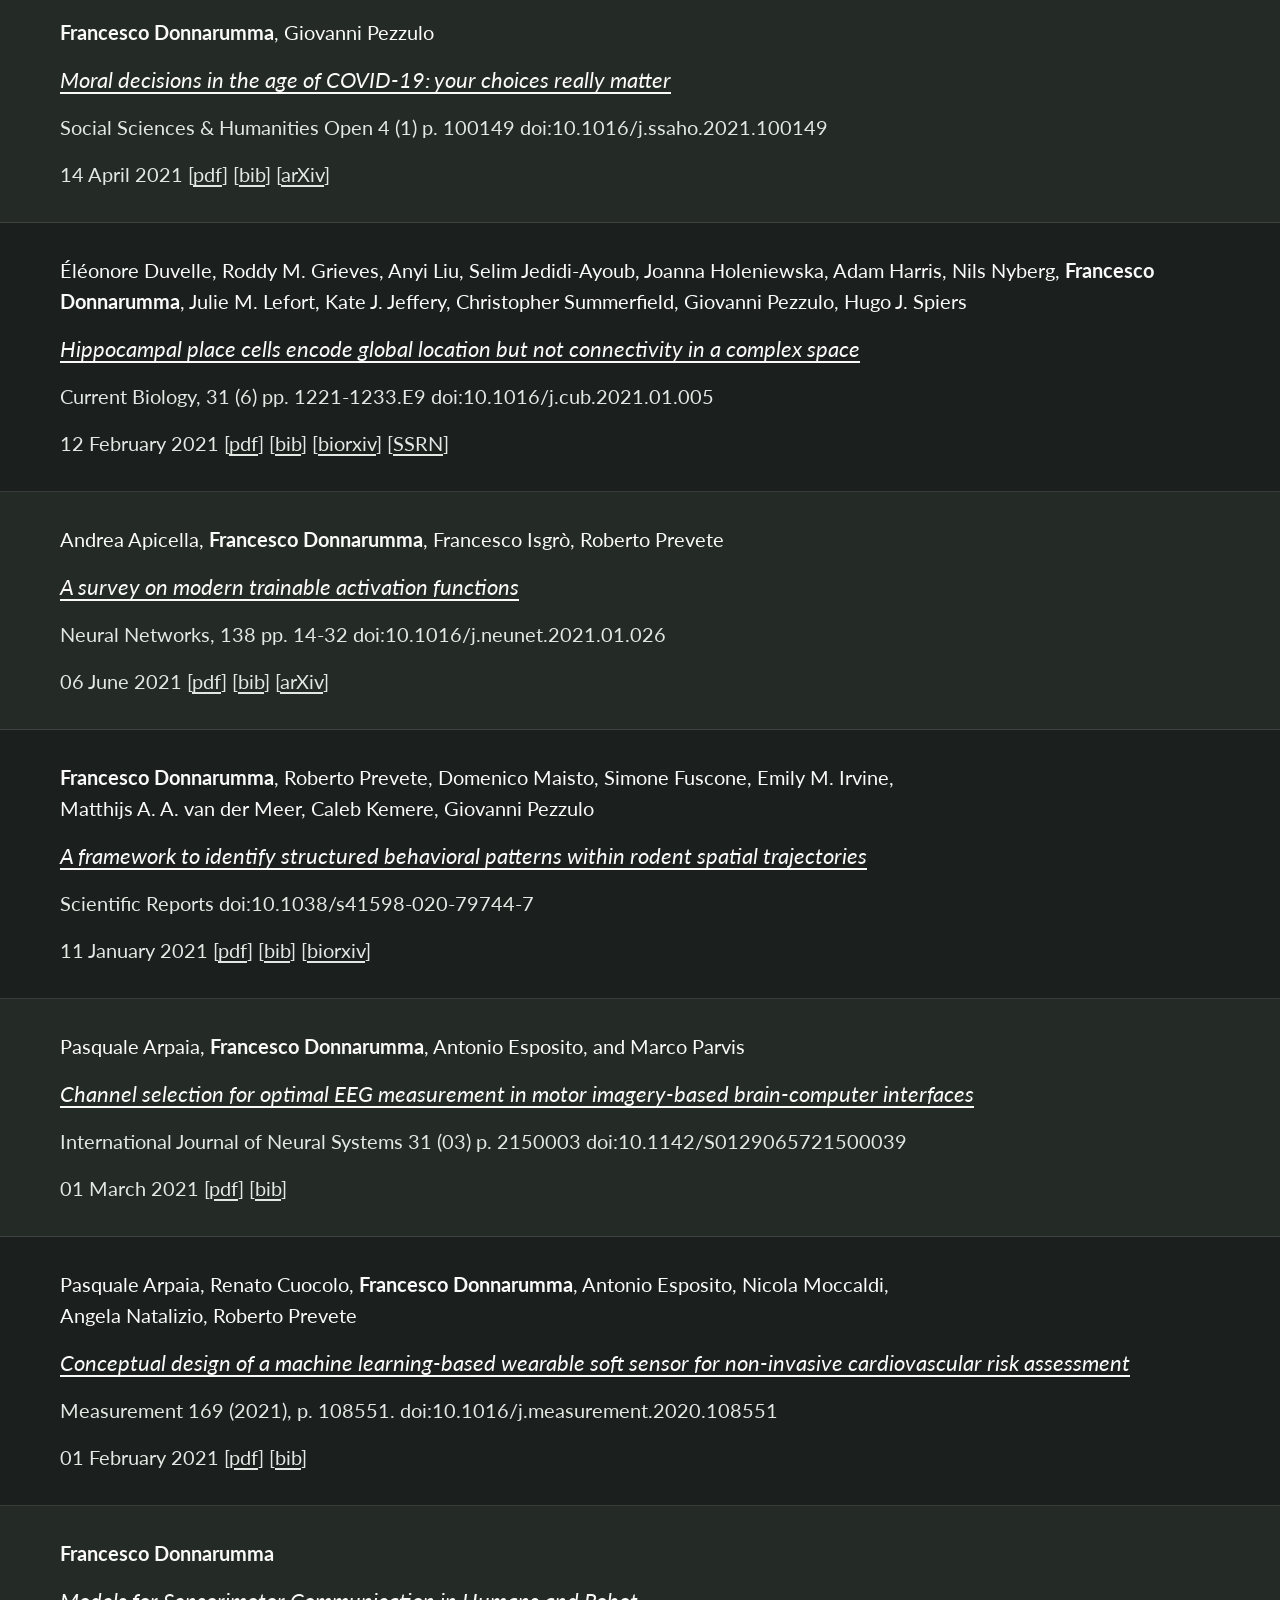
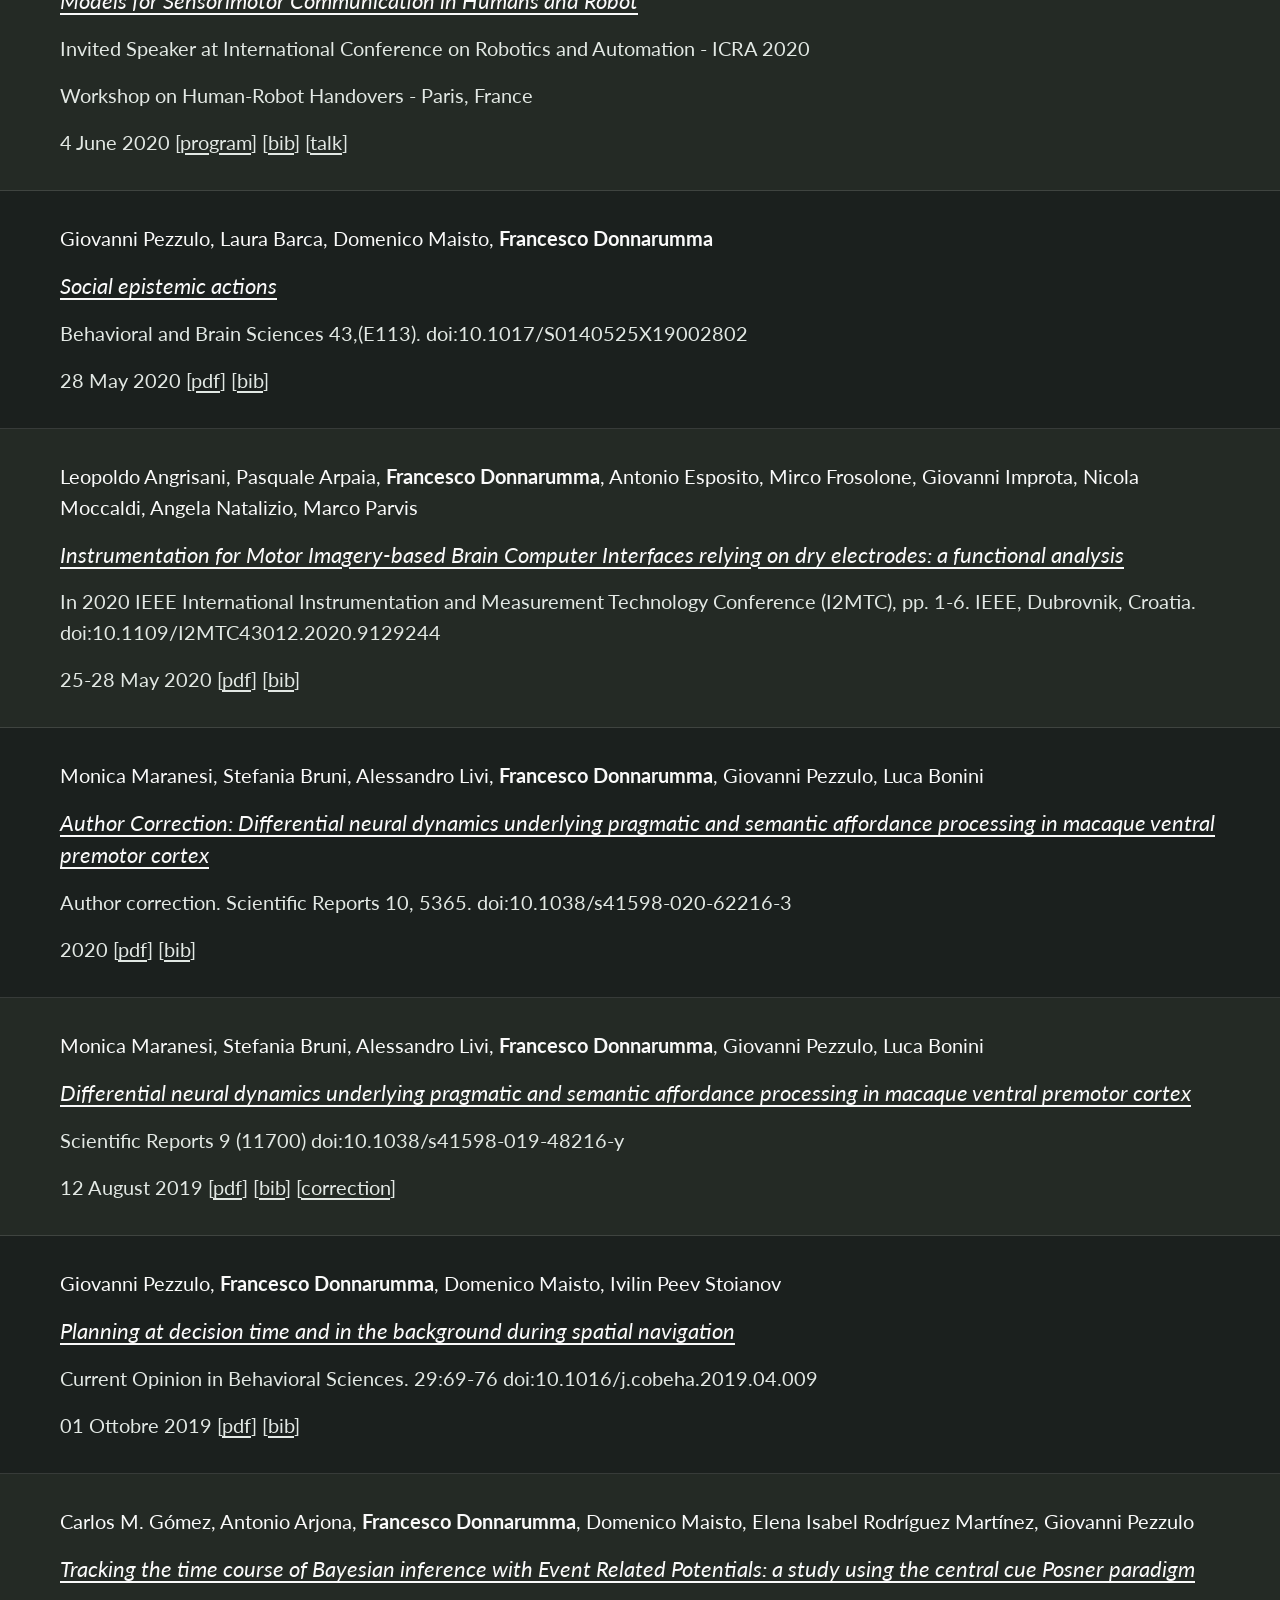
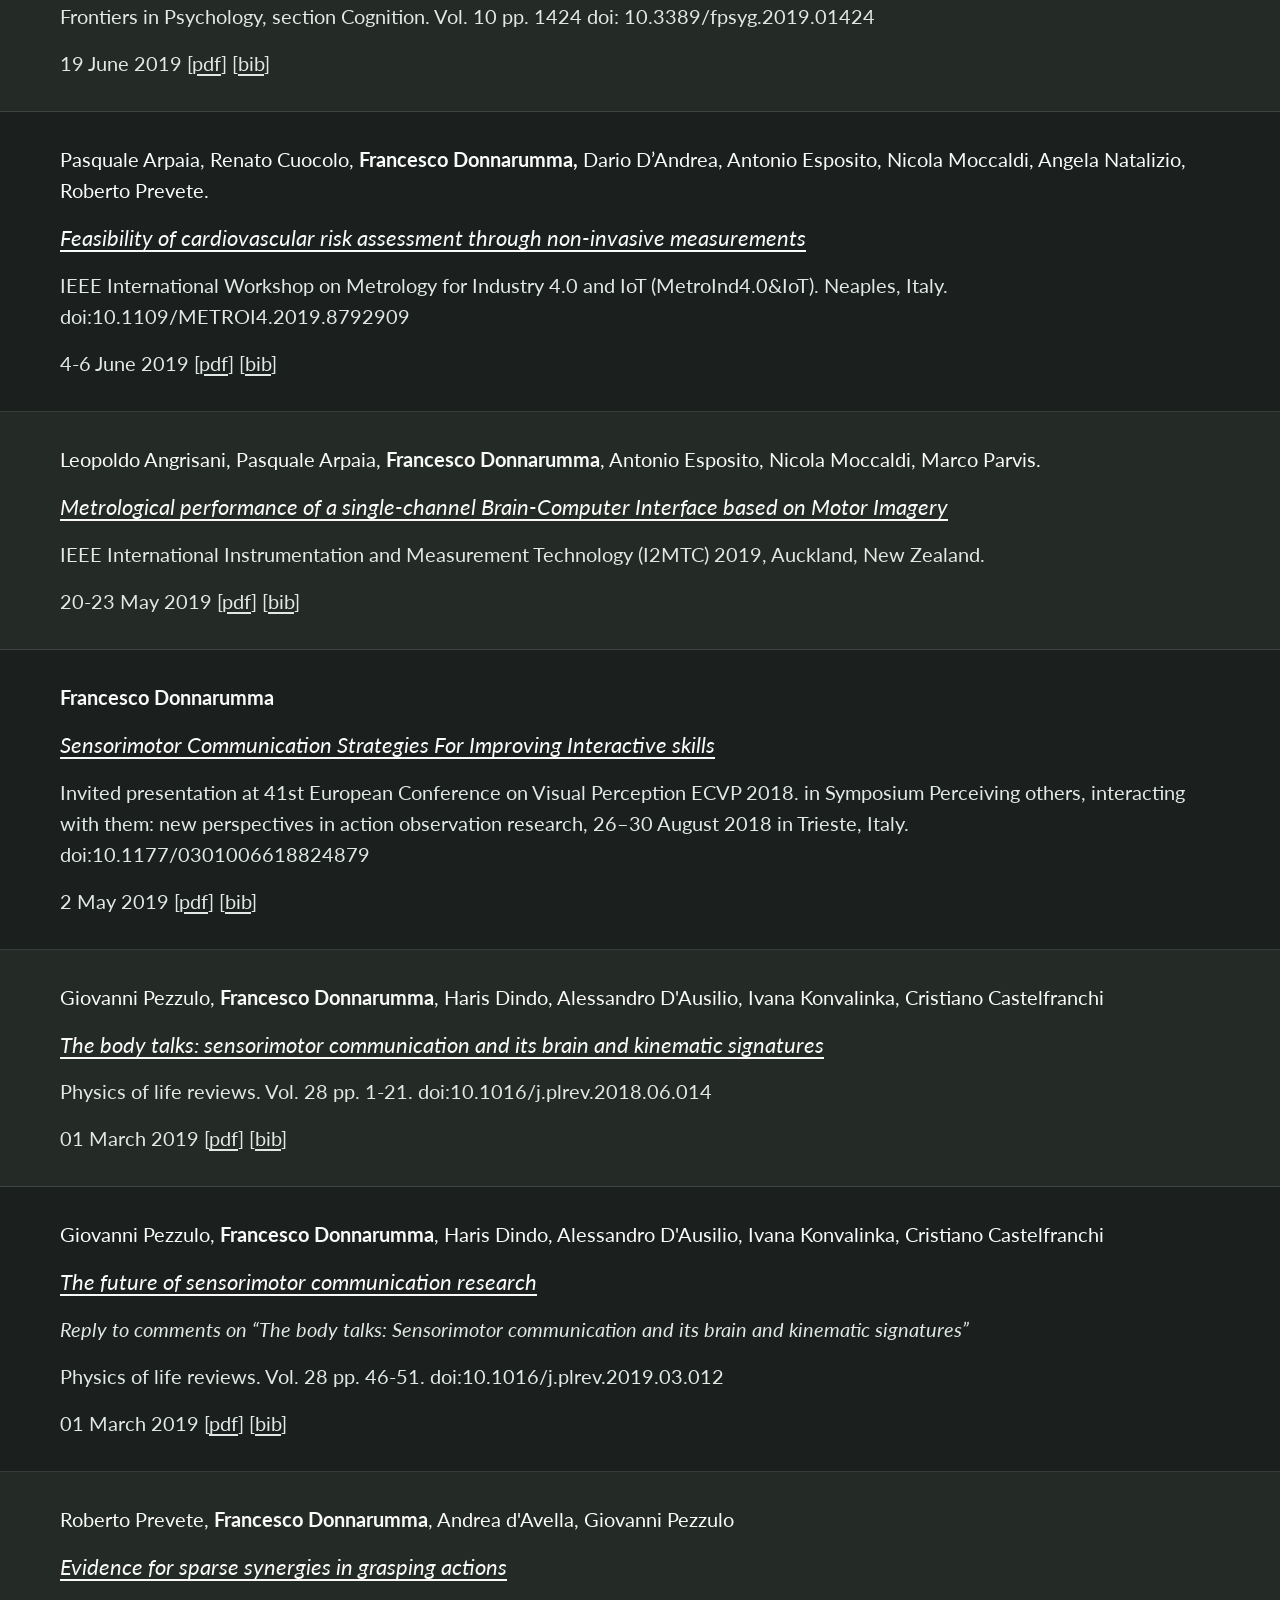
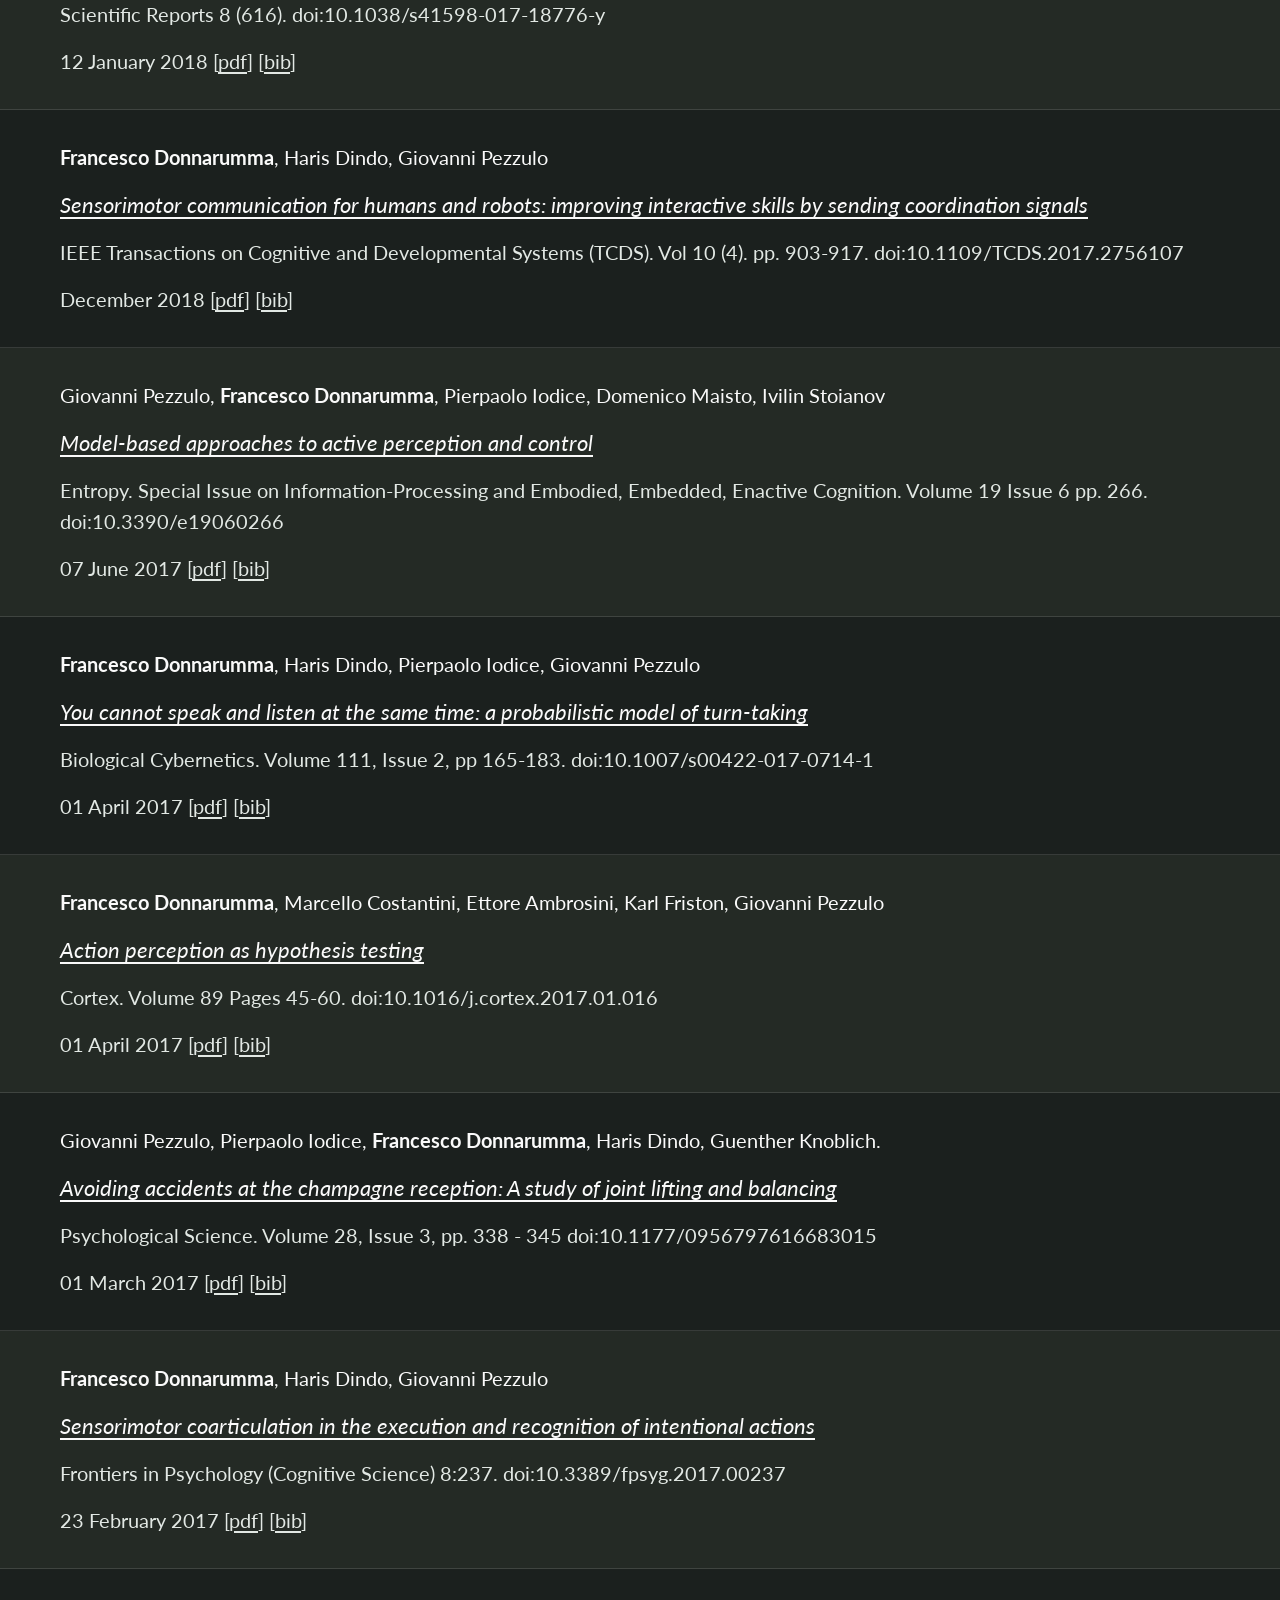
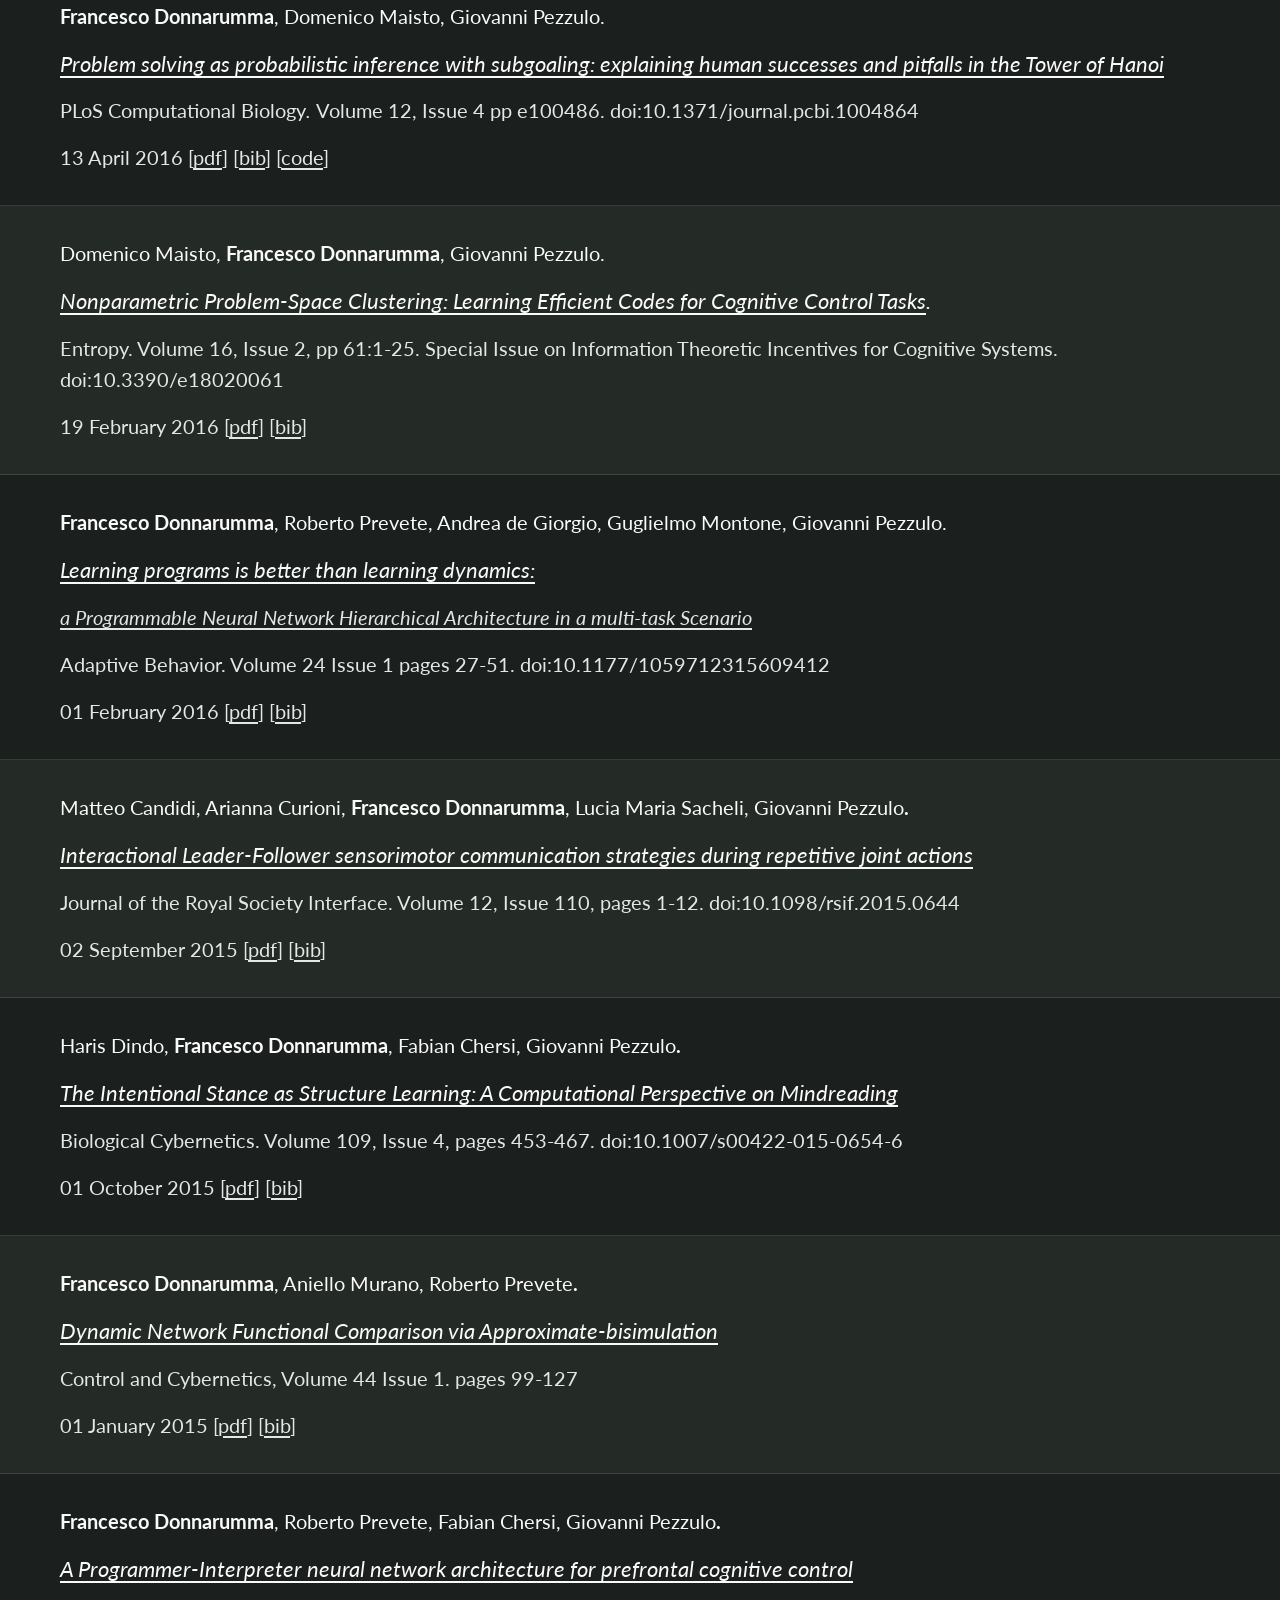
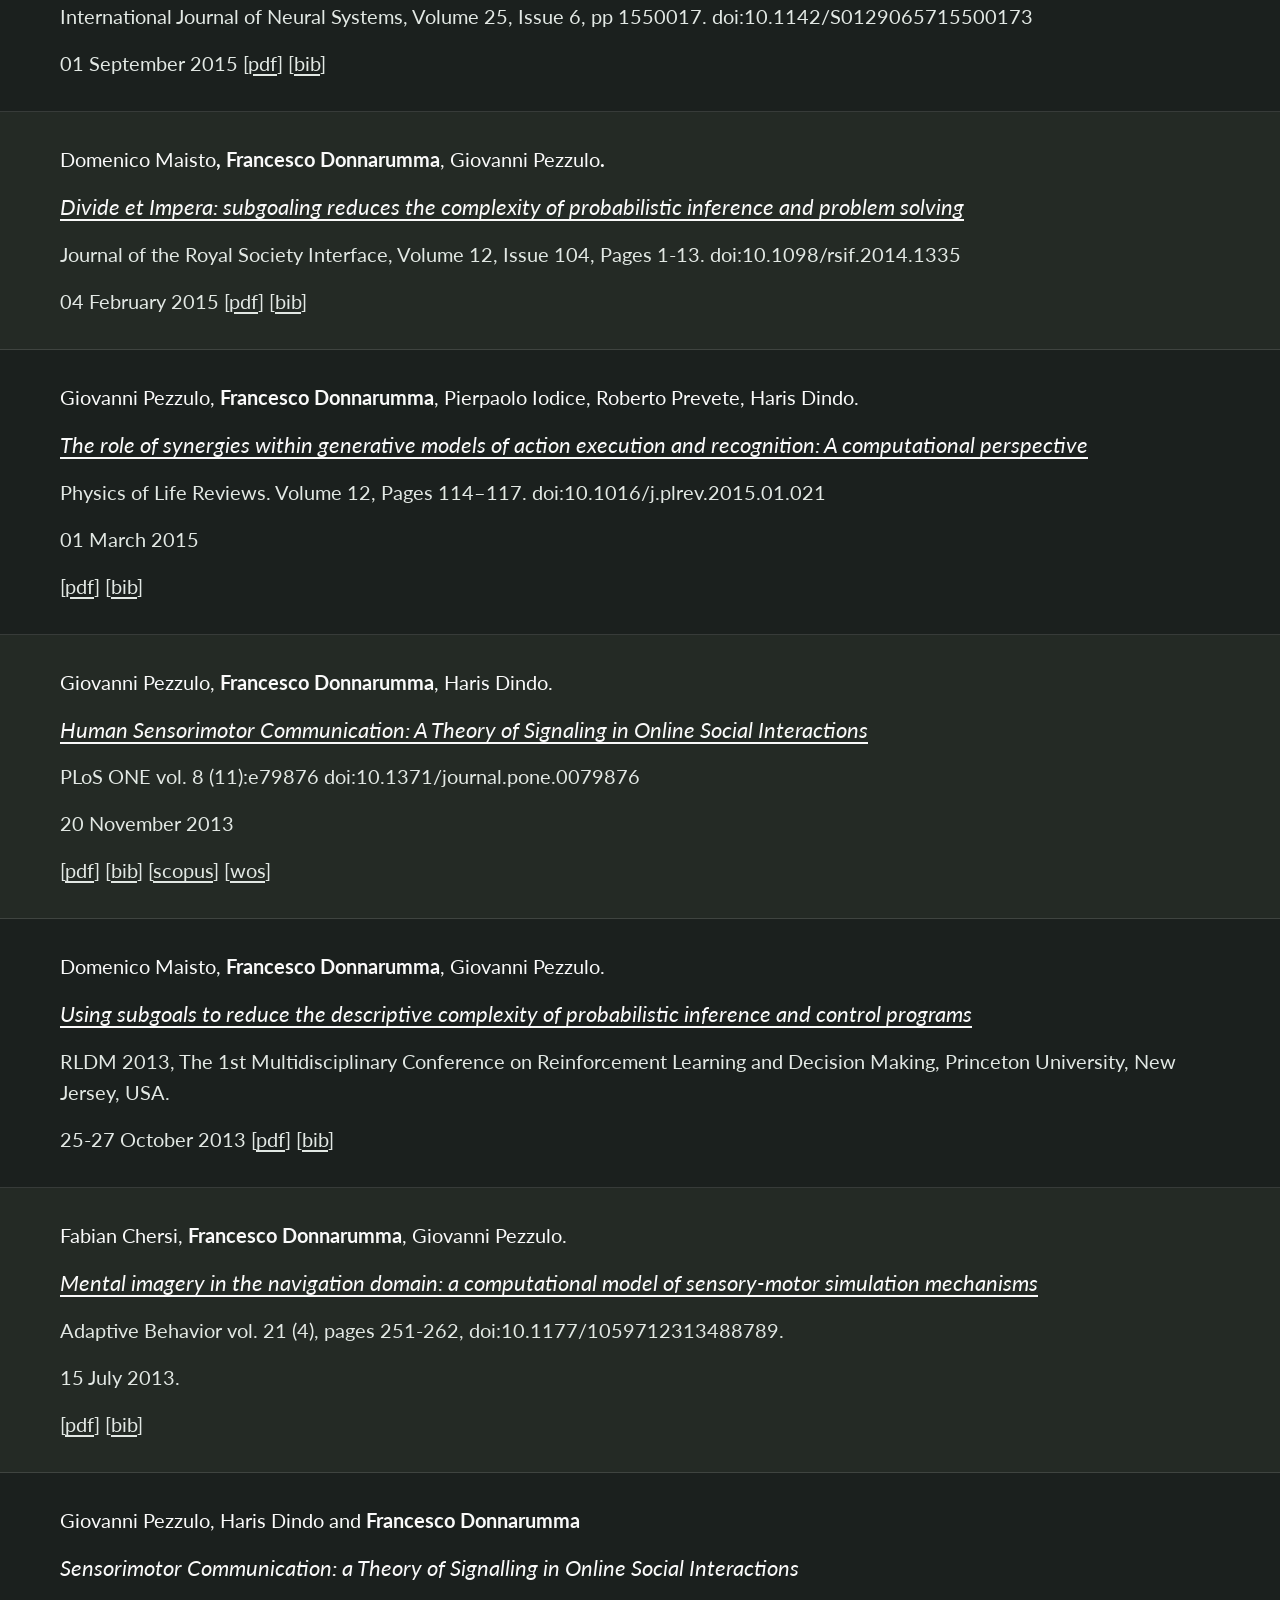
<file: papers/index.html>
<!doctype html>
<html lang="en">
<head>
  <meta charset="utf-8">
  <meta name="viewport" content="width=device-width, initial-scale=1">
  <meta name="description" content="Researcher at ISTC-CNR. Computational models of cognition, active inference, social interaction and planning.">
  <meta name="robots" content="noindex, nofollow">
  <meta name="theme-color" content="#252928">
  <meta property="og:type" content="website">
  <meta property="og:title" content="Papers | Francesco Donnarumma">
  <meta property="og:description" content="Researcher at ISTC-CNR. Computational models of cognition, active inference, social interaction and planning.">
  <meta property="og:url" content="https://donnarumma.github.io/papers/">
  <meta property="og:image" content="https://donnarumma.github.io/assets/images/research-3-0.jpg">
  <title>Papers | Francesco Donnarumma</title>
  <link rel="canonical" href="https://donnarumma.github.io/papers/">
  <link rel="icon" href="../assets/images/site-logo.gif">
  <link rel="stylesheet" href="../assets/css/site.css">
  <style>body { background-image: url('../assets/images/angel-background.jpg'); } .page-banner, .name-banner, .page-links { background-image: url('../assets/images/shoreline-banner.jpg'); }</style>
  <script defer src="../assets/vendor/lucide.min.js"></script>
  <script defer src="../assets/js/search-index.js"></script>
  <script defer src="../assets/js/site.js"></script>
</head>
<body data-page="papers" data-prefix="../">
  <a class="skip-link" href="#main">Skip to main content</a>
  <header class="site-header" id="top">
    <div class="topbar">
      <a class="brand" href="../index.html"><img src="../assets/images/site-logo.gif" alt="" width="24" height="24"><span>Francesco Donnarumma</span></a>
      <div class="navigation-tools">
        <nav aria-label="Main navigation" id="navigation"><a href="../home/index.html">Home</a><a href="../research/index.html">Research</a><a href="../papers/index.html" aria-current="page">Papers</a><a href="../personal/index.html">Personal</a><a href="../contacts/index.html">Contacts</a></nav>
        <button class="icon-button search-toggle" type="button" data-search-open title="Search this site" aria-label="Search this site" hidden><i data-lucide="search" aria-hidden="true"></i></button>
        <button class="icon-button menu-toggle" type="button" data-menu-toggle aria-label="Open navigation" aria-expanded="false" aria-controls="navigation" hidden><i data-lucide="menu" aria-hidden="true"></i></button>
      </div>
    </div>
    <div class="profile-strip" aria-label="Academic and public profiles"><a href="https://www.istc.cnr.it/en/people/francesco-donnarumma" class="profile-link" target="_blank" rel="noopener noreferrer" title="ISTC-CNR"><img src="../assets/images/profile-istc-cnr.jpg" alt="ISTC-CNR" width="649" height="649" class="" loading="eager" decoding="async"></a><a href="https://www.scopus.com/authid/detail.uri?authorId=36665940900" class="profile-link" target="_blank" rel="noopener noreferrer" title="Scopus"><img src="../assets/images/profile-scopus.png" alt="Scopus" width="1080" height="614" class="" loading="eager" decoding="async"></a><a href="https://scholar.google.it/citations?user=cz9mqq4AAAAJ" class="profile-link" target="_blank" rel="noopener noreferrer" title="Google Scholar"><img src="../assets/images/profile-google-scholar.png" alt="Google Scholar" width="1280" height="894" class="" loading="eager" decoding="async"></a><a href="https://www.webofscience.com/wos/author/record/F-6894-2014" class="profile-link" target="_blank" rel="noopener noreferrer" title="Web of Science"><img src="../assets/images/profile-web-of-science.png" alt="Web of Science" width="487" height="508" class="" loading="eager" decoding="async"></a><a href="https://orcid.org/0000-0003-4248-5360" class="profile-link" target="_blank" rel="noopener noreferrer" title="ORCID"><img src="../assets/images/profile-orcid.png" alt="ORCID" width="149" height="175" class="" loading="eager" decoding="async"></a><a href="https://www.researchgate.net/profile/Francesco-Donnarumma" class="profile-link" target="_blank" rel="noopener noreferrer" title="ResearchGate"><img src="../assets/images/profile-researchgate.png" alt="ResearchGate" width="401" height="394" class="" loading="eager" decoding="async"></a><a href="https://fediscience.org/@francesco_donnarumma" class="profile-link" target="_blank" rel="noopener noreferrer" title="Mastodon"><img src="../assets/images/profile-mastodon.png" alt="Mastodon" width="496" height="512" class="" loading="eager" decoding="async"></a><a href="https://www.facebook.com/DonnarummaFrancesco" class="profile-link" target="_blank" rel="noopener noreferrer" title="Facebook"><img src="../assets/images/profile-facebook.png" alt="Facebook" width="1280" height="1280" class="" loading="eager" decoding="async"></a><a href="https://github.com/donnarumma" class="profile-link" target="_blank" rel="noopener noreferrer" title="GitHub"><img src="../assets/images/profile-github.png" alt="GitHub" width="294" height="288" class="" loading="eager" decoding="async"></a><a href="https://openalex.org/authors/A5048689229" class="profile-link profile-openalex" target="_blank" rel="noopener noreferrer" title="OpenAlex"><img src="../assets/images/profile-openalex.png" alt="OpenAlex" width="526" height="526" class="" loading="eager" decoding="async"></a><a href="https://wsocial.eu/profile/fran-donnarumma.wsocial.eu" class="profile-link" target="_blank" rel="noopener noreferrer" title="W Social"><img src="../assets/images/profile-wsocial.png" alt="W Social" width="180" height="180" class="" loading="eager" decoding="async"></a><a href="https://substack.com/@donnarummafrancesco" class="profile-link" target="_blank" rel="noopener noreferrer" title="Substack"><img src="../assets/images/profile-substack.png" alt="Substack" width="180" height="180" class="" loading="eager" decoding="async"></a><img src="../assets/images/brain-animation.gif" alt="Animated brain" width="99" height="90" class="brain" loading="eager" decoding="async"></div>
  </header>
  <main id="main"><section class="page-banner"><h1>Papers</h1></section><nav class="page-links" aria-label="Related pages"><a href="../assets/downloads/francesco-donnarumma-cv.pdf?v=2f35ea1232f7" class="">Curriculum Vitae</a><a href="../assets/downloads/donnarumma.bib" class="">Papers Bibtex</a><a href="../researchmore/index.html" class="">More</a></nav><section class="publication-tools surface" hidden><form class="content-width paper-filters" role="search"><label class="filter-query"><i data-lucide="search" aria-hidden="true"></i><span class="sr-only">Search publications</span><input type="search" id="paper-query" placeholder="Search publications" autocomplete="off"></label><label class="filter-year"><span class="sr-only">Publication year</span><select id="paper-year"><option value="">All years</option><option value="2026">2026</option><option value="2025">2025</option><option value="2024">2024</option><option value="2023">2023</option><option value="2022">2022</option><option value="2021">2021</option><option value="2020">2020</option><option value="2019">2019</option><option value="2018">2018</option><option value="2017">2017</option><option value="2016">2016</option><option value="2015">2015</option><option value="2013">2013</option><option value="2012">2012</option><option value="2011">2011</option><option value="2010">2010</option><option value="2009">2009</option><option value="2008">2008</option><option value="2007">2007</option><option value="2006">2006</option></select></label><button type="reset" class="icon-button" title="Reset filters" aria-label="Reset filters"><i data-lucide="rotate-ccw" aria-hidden="true"></i></button><span class="paper-count" role="status">77 entries</span></form></section><div class="publications"><article class="publication surface" id="paper-71" data-year="2026"><div class="content-width"><p class="authors">Matteo Torzoni, Domenico Maisto, Andrea Manzoni, <strong>Francesco Donnarumma</strong>, Giovanni Pezzulo, Alberto Corigliano</p><p class="paper-title"><a href="https://doi.org/10.48550/arXiv.2609.23013" target="_blank" rel="noopener noreferrer"><em>Cognitive behavior emerging in mechanical systems through reservoir encoding and active inference</em></a></p><p class="paper-detail">Under review. arXiv:2609.23013</p><p class="paper-detail">2026 [<a href="https://arxiv.org/abs/2609.23013" target="_blank" rel="noopener noreferrer">arXiv</a>] [<a href="../assets/downloads/papers/bibs/torzoni2026cognitive.bib">bib</a>]</p></div></article><article class="publication surface" id="paper-01" data-year="2026"><div class="content-width"><p class="authors"><strong>Francesco Donnarumma</strong>, Thomas Parr, Karl Friston, James Whittington, Giovanni Pezzulo</p><p class="paper-title"><a href="https://doi.org/10.1016/j.celrep.2026.117905" target="_blank" rel="noopener noreferrer"><em>Inferential planning in the frontal cortex</em></a></p><p class="paper-detail">Cell Reports 45 (9), 117905. doi:10.1016/j.celrep.2026.117905</p><p class="paper-detail">2026 [<a href="https://www.cell.com/cell-reports/pdfExtended/S2211-1247(26)00983-6" target="_blank" rel="noopener noreferrer">pdf</a>] [<a href="../assets/downloads/papers/bibs/donnarumma2025inferential.bib">bib</a>] [<a href="https://www.biorxiv.org/content/10.1101/2025.11.26.690672v1" target="_blank" rel="noopener noreferrer">bioRxiv</a>]</p></div></article><article class="publication surface" id="paper-02" data-year="2026"><div class="content-width"><p class="authors">Giovanni Pezzulo, Günther Knoblich, Domenico Maisto, <strong>Francesco Donnarumma</strong>, Elisabeth Pacherie, Uri Hasson.</p><p class="paper-title"><a href="https://doi.org/10.1016/j.plrev.2026.03.001" target="_blank" rel="noopener noreferrer"><em>A Predictive Processing Framework for Joint Action and Communication</em></a></p><p class="paper-detail">Physics of Life Reviews Volume 57, Pages 61-78,</p><p class="paper-detail">2026 [<a href="https://www.sciencedirect.com/science/article/pii/S1571064526000199/pdfft?md5=a4f6bce10380fa6a363dff7ce696c5a6&amp;pid=1-s2.0-S1571064526000199-main.pdf" target="_blank" rel="noopener noreferrer">pdf</a>] [<a href="../assets/downloads/papers/bibs/pezzulo2026predictive.bib">bib</a>]</p></div></article><article class="publication surface" id="paper-03" data-year="2026"><div class="content-width"><p class="authors">Matteo Torzoni, Domenico Maisto, Andrea Manzoni, <strong>Francesco Donnarumma</strong>, Giovanni Pezzulo, Alberto Corigliano</p><p class="paper-title"><a href="https://doi.org/10.1016/j.engappai.2026.114519" target="_blank" rel="noopener noreferrer"><em>Active digital twins via active inference</em></a></p><p class="paper-detail">Engineering Applications of Artificial Intelligence, Volume 174, 114519</p><p class="paper-detail">2026 [<a href="https://www.sciencedirect.com/science/article/pii/S0952197626008006/pdfft?md5=710ddb824ef0a7fc189727757e829b1e&amp;pid=1-s2.0-S0952197626008006-main.pdf" target="_blank" rel="noopener noreferrer">pdf</a>] [<a href="https://arxiv.org/abs/2506.14453" target="_blank" rel="noopener noreferrer">arXiv</a>] [<a href="../assets/downloads/papers/bibs/torzoni2026active.bib">bib</a>]</p></div></article><article class="publication surface" id="paper-05" data-year="2026"><div class="content-width"><p class="authors">Enrico Giraldi, Mirco Frosolone, Andrew Corcoran, Laura Barca, Alessandro Corsini,<strong> Francesco Donnarumma</strong>, Alessandro D’Ausilio, Giovanni Pezzulo</p><p class="paper-title"><a href="https://doi.org/10.1162/IMAG.a.1178" target="_blank" rel="noopener noreferrer"><em>False but phonologically plausible linguistic priors induce cross-linguistic auditory illusions and attenuate electrophysiological markers of surprise</em></a></p><p class="paper-detail">Imaging Neuroscience (4) IMAG.a.1178.</p><p class="paper-detail">2026 [<a href="https://direct.mit.edu/imag/article-pdf/doi/10.1162/IMAG.a.1178/2584328/imag.a.1178.pdf" target="_blank" rel="noopener noreferrer">pdf</a>] [<a href="../assets/downloads/papers/bibs/giraldi2025false.bib">bib</a>] [<a href="https://osf.io/preprints/psyarxiv/3gmw2_v2" target="_blank" rel="noopener noreferrer">OSF</a>]</p></div></article><article class="publication surface" id="paper-72" data-year="2026"><div class="content-width"><p class="authors">Francesco Maria Mancinelli, Matteo Torzoni, Domenico Maisto, <strong>Francesco Donnarumma</strong>, Alberto Corigliano, Giovanni Pezzulo, Andrea Manzoni</p><p class="paper-title"><a href="https://doi.org/10.48550/arXiv.2604.12657" target="_blank" rel="noopener noreferrer"><em>Multi-Agent Digital Twins for Strategic Decision-Making using Active Inference</em></a></p><p class="paper-detail">Under review. arXiv:2604.12657</p><p class="paper-detail">2026 [<a href="https://arxiv.org/abs/2604.12657" target="_blank" rel="noopener noreferrer">arXiv</a>] [<a href="../assets/downloads/papers/bibs/mancinelli2026multi.bib">bib</a>]</p></div></article><article class="publication surface" id="paper-73" data-year="2026"><div class="content-width"><p class="authors">Matteo Torzoni, Domenico Maisto, Andrea Manzoni, <strong>Francesco Donnarumma</strong>, Giovanni Pezzulo, Alberto Corigliano</p><p class="paper-title"><a href="https://re.public.polimi.it/handle/11311/1314889" target="_blank" rel="noopener noreferrer"><em>Learning through action in mechanical systems via free energy minimization</em></a></p><p class="paper-detail">Conference abstract. EUROMECH Colloquium 662: Physics-enhanced machine learning and data-driven nonlinear dynamics. Como, Italy, 28-30 April 2026.</p><p class="paper-detail">2026 [<a href="../assets/downloads/papers/bibs/torzoni2026learning.bib">bib</a>]</p></div></article><article class="publication surface" id="paper-74" data-year="2026"><div class="content-width"><p class="authors"><strong>Francesco Donnarumma</strong>, Giovanni Pezzulo</p><p class="paper-title"><a href="https://doi.org/10.1422/120415" target="_blank" rel="noopener noreferrer"><em>Hierarchical active inference for modelling multi-scale cognitive processing</em></a></p><p class="paper-detail">Sistemi intelligenti 38 (1), pp. 97-118. doi:10.1422/120415</p><p class="paper-detail">2026 [<a href="https://www.rivisteweb.it/download/article/10.1422/120415" target="_blank" rel="noopener noreferrer">pdf</a>] [<a href="../assets/downloads/papers/bibs/donnarumma2026hierarchical.bib">bib</a>]</p></div></article><article class="publication surface" id="paper-06" data-year="2025"><div class="content-width"><p class="authors"><strong>Francesco Donnarumma</strong>, Mirco Frosolone, Giovanni Pezzulo</p><p class="paper-title"><a href="https://doi.org/10.1016/j.plrev.2025.08.008" target="_blank" rel="noopener noreferrer"><em>Integrating large language models and active inference to understand eye movements in reading and dyslexia</em></a><em> </em></p><p class="paper-detail">Physics of Life Reviews (55) Pages 61-78</p><p class="paper-detail">2025 [<a href="https://www.sciencedirect.com/science/article/pii/S1571064525001277/pdfft?md5=a231a6a58ee42b8b4f2d2771bcd63352&amp;pid=1-s2.0-S1571064525001277-main.pdf" target="_blank" rel="noopener noreferrer">pdf</a>] [<a href="../assets/downloads/papers/bibs/donnarumma2025integrating.bib">bib</a>] [<a href="https://arxiv.org/abs/2308.04941" target="_blank" rel="noopener noreferrer">arXiv</a>] [<a href="https://github.com/donnarumma/HAI_LANGUAGE" target="_blank" rel="noopener noreferrer">code</a>]</p></div></article><article class="publication surface" id="paper-07" data-year="2025"><div class="content-width"><p class="authors">Giovanni Pezzulo, Laura Barca, Domenico Maisto, <strong>Francesco Donnarumma</strong>. <br><a href="https://doi.org/10.1016/j.plrev.2025.03.009" target="_blank" rel="noopener noreferrer"><em>From Kinematics to Sensorimotor Communication: Understanding Dual Roles of Action in Social Interaction</em></a>. <br><br>Comment on “Kinematic coding: Measuring information in naturalistic behaviour” by Cristina Becchio, Kiri Pullar, Eugenio Scaliti, Stefano Panzeri. Physics of Life Reviews</p><p class="paper-title">2025  [<a href="../assets/downloads/papers/bibs/pezzulo2025kinematics.bib">bib</a>]</p></div></article><article class="publication surface" id="paper-04" data-year="2024"><div class="content-width"><p class="authors">Antonino Visalli, Francesco Maria Calistroni, Margherita Calderan,<strong> Francesco Donnarumma</strong>, Marco Zorzi, Ettore Ambrosini</p><p class="paper-title"><a href="https://doi.org/10.48550/arXiv.2411.13203" target="_blank" rel="noopener noreferrer"><em>A computational framework for integrating Predictive processes with evidence Accumulation Models (PAM)</em></a><em> </em></p><p class="paper-detail">Under Review</p><p class="paper-detail">2024  [<a href="../assets/downloads/papers/bibs/visalli2024computational.bib">bib</a>] [<a href="https://arxiv.org/abs/2411.13203" target="_blank" rel="noopener noreferrer">arXiv</a>] [<a href="https://osf.io/3jve9/" target="_blank" rel="noopener noreferrer">code</a>]</p></div></article><article class="publication surface" id="paper-08" data-year="2024"><div class="content-width"><p class="authors">Mirco Frosolone, Roberto Prevete, Lorenzo Ognibeni, Salvatore Giugliano, Andrea Apicella, Giovanni Pezzulo, <strong>Francesco Donnarumma</strong></p><p class="paper-title"><a href="https://doi.org/10.3390/s24186110" target="_blank" rel="noopener noreferrer"><em>Enhancing EEG-Based MI-BCIs with Class-Specific and Subject-Specific Features Detected by Neural Manifold Analysis</em></a></p><p class="paper-detail">Sensors 24 (18) Special Issue: <a href="https://www.mdpi.com/journal/sensors/special_issues/AF30066186" target="_blank" rel="noopener noreferrer">Biomedical Sensing and Bioinformatics Processing</a> doi:10.3390/s24186110</p><p class="paper-detail">2024 [<a href="https://www.mdpi.com/1424-8220/24/18/6110/pdf" target="_blank" rel="noopener noreferrer">pdf</a>] [<a href="../assets/downloads/papers/bibs/frosolone2024enhancing.bib">bib</a>]</p></div></article><article class="publication surface" id="paper-09" data-year="2024"><div class="content-width"><p class="authors">Sabatina Criscuolo, Salvatore Giugliano, Andrea Apicella, <strong>Francesco Donnarumma</strong>, Francesco Amato, Annarita Tedesco, Luca Longo</p><p class="paper-title"><a href="https://doi.org/10.1109/RTSI61910.2024.10761377" target="_blank" rel="noopener noreferrer"><em>Exploring the Latent Space of Person-Specific Convolutional Autoencoders for Eye-Blink Artefact Mitigation in EEG Signals</em></a></p><p class="paper-detail">IEEE RTSI 2024, the 8th Forum on Research and Technologies for Society and Industry, pp 414-419 - Lecco., Italy</p><p class="paper-detail">September 19, 2024  [<a href="../assets/downloads/papers/bibs/criscuolo2024exploring.bib">bib</a>]</p></div></article><article class="publication surface" id="paper-10" data-year="2024"><div class="content-width"><p class="authors">Antonino Visalli, Francesco Maria Calistroni, Margherita Calderan, <strong>Francesco Donnarumma</strong>, Marco Zorzi, Ettore Ambrosini</p><p class="paper-title"><em>Extensions of the Hierarchical Gaussian Filter to Wiener diffusion processes</em></p><p class="paper-detail">The Fifth International Convention on the Mathematics Of Neuroscience and AI</p><p class="paper-detail">Tuesday 28th - Friday 31st May, 2024. Rome. Italy</p><p class="paper-detail">2024  [<a href="../assets/downloads/papers/bibs/visalli2024extensions.bib">bib</a>]</p></div></article><article class="publication surface" id="paper-11" data-year="2024"><div class="content-width"><p class="authors">Domenico Maisto, <strong>Francesco Donnarumma</strong>, Giovanni Pezzulo</p><p class="paper-title"><a href="https://doi.org/10.1109/TSMC.2023.3312585" target="_blank" rel="noopener noreferrer"><em>Interactive inference: a multi-agent model of cooperative joint actions</em></a></p><p class="paper-detail">IEEE Transactions on Systems, Man, and Cybernetics: Systems 54 (2), pp. 704-715</p><p class="paper-detail">doi:10.1109/TSMC.2023.3312585</p><p class="paper-detail">2024 [<a href="https://ieeexplore.ieee.org/stamp/stamp.jsp?tp=&amp;arnumber=10288543" target="_blank" rel="noopener noreferrer">pdf</a>] [<a href="../assets/downloads/papers/bibs/maisto2024interactive.bib">bib</a>] [<a href="https://arxiv.org/abs/2210.13113" target="_blank" rel="noopener noreferrer">arXiv</a>]</p></div></article><article class="publication surface" id="paper-12" data-year="2024"><div class="content-width"><p class="authors">Mattia Eluchans, <strong>Francesco Donnarumma</strong>, Giovanni Pezzulo.</p><p class="paper-title"><a href="https://doi.org/10.1016/j.plrev.2023.12.009" target="_blank" rel="noopener noreferrer"><em>From particles to collectives</em></a>.</p><p class="paper-detail">Commentary on&quot; Path integrals, particular kinds, and strange things&quot; by Friston et al.”</p><p class="paper-detail">Physics of Life Reviews 48 (2024), pp. 106–108. doi:10.1016/j.plrev.2023.12.009</p><p class="paper-detail">2024  [<a href="../assets/downloads/papers/bibs/eluchans2024particles.bib">bib</a>]</p></div></article><article class="publication surface" id="paper-13" data-year="2024"><div class="content-width"><p class="authors">Matteo Priorelli, Federico Maggiore, Antonella Maselli, <strong>Francesco Donnarumma</strong>, Domenico Maisto, Francesco Mannella, Ivilin Peev Stoianov, Giovanni Pezzulo</p><p class="paper-title"><a href="https://doi.org/10.1109/TCDS.2023.3338491" target="_blank" rel="noopener noreferrer"><em>Modeling motor control in continuous-time Active Inference: a survey</em></a></p><p class="paper-detail">IEEE Transactions on Cognitive and Developmental Systems 16 (2), pp. 485-500. doi:10.1109/TCDS.2023.3338491</p><p class="paper-detail">2024  [<a href="../assets/downloads/papers/bibs/priorelli2024modeling.bib">bib</a>] [<a href="https://arxiv.org/abs/2310.05144" target="_blank" rel="noopener noreferrer">arXiv</a>]</p></div></article><article class="publication surface" id="paper-14" data-year="2023"><div class="content-width"><p class="authors">Pasquale Arpaia, Damien Coyle, <strong>Francesco Donnarumma</strong>, Antonio Esposito, Angela Natalizio, Marco Parvis</p><p class="paper-title"><a href="https://doi.org/10.1016/j.measurement.2022.112304" target="_blank" rel="noopener noreferrer"><em>Visual and haptic feedback in detecting motor imagery within a wearable brain-computer interface</em></a></p><p class="paper-detail">Measurement 206 p. 112304 doi:10.1016/j.measurement.2022.112304</p><p class="paper-detail">2023 [<a href="../assets/downloads/papers/2022donnarummaMeasurementHaptic.pdf" title="Local PDF copy">pdf</a>] [<a href="../assets/downloads/papers/bibs/arpaia2023visual.bib">bib</a>] [<a href="https://dx.doi.org/10.2139/ssrn.4147552" target="_blank" rel="noopener noreferrer">SSRN</a>]</p></div></article><article class="publication surface" id="paper-75" data-year="2023"><div class="content-width"><p class="authors">Roberto Prevete, Francesco Isgrò, <strong>Francesco Donnarumma</strong></p><p class="paper-title"><a href="https://doi.org/10.3390/app132011475" target="_blank" rel="noopener noreferrer"><em>Special Issue on Deep Learning for Electroencephalography (EEG) Data Analysis</em></a></p><p class="paper-detail">Editorial. Applied Sciences 13 (20), 11475. doi:10.3390/app132011475</p><p class="paper-detail">2023 [<a href="../assets/downloads/papers/bibs/prevete2023special.bib">bib</a>]</p></div></article><article class="publication surface" id="paper-15" data-year="2022"><div class="content-width"><p class="authors">Giovanni Pezzulo, <strong>Francesco Donnarumma</strong>, Simone Ferrari-Toniolo, Paul Cisek, Alexandra Battaglia-Mayer</p><p class="paper-title"><a href="https://doi.org/10.1016/j.pneurobio.2021.102214" target="_blank" rel="noopener noreferrer"><em>Shared Population-level Dynamics in Monkey Premotor Cortex During Solo Action, Joint Action and Action Observation</em> </a></p><p class="paper-detail">Progress in Neurobiology (210) pp 102214 doi:10.1016/j.pneurobio.2021.102214</p><p class="paper-detail">March 2022 [<a href="../assets/downloads/papers/2022donnarummaProgressInNeurobiologyShared.pdf" title="Local PDF copy">pdf</a>] [<a href="../assets/downloads/papers/bibs/pezzulo2022shared.bib">bib</a>] [<a href="https://doi.org/10.1101/2020.12.23.424150" target="_blank" rel="noopener noreferrer">biorxiv</a>]</p></div></article><article class="publication surface" id="paper-16" data-year="2022"><div class="content-width"><p class="authors">Pasquale Arpaia, Damien Coyle, <strong>Francesco Donnarumma</strong>, Antonio Esposito, Angela Natalizio, Marco Parvis, Ersilia Vallefuoco</p><p class="paper-title"><a href="https://doi.org/10.1109/MetroXRAINE54828.2022.9967501" target="_blank" rel="noopener noreferrer"><em>Multimodal Feedback in Assisting a Wearable Brain-Computer Interface Based on Motor Imagery</em></a></p><p class="paper-detail">2022 IEEE International Conference on Metrology for Extended Reality, Artificial Intelligence and Neural Engineering (MetroXRAINE), pp 691-696, 26 October</p><p class="paper-detail">2022  [<a href="../assets/downloads/papers/bibs/arpaia2022multimodal.bib">bib</a>]</p></div></article><article class="publication surface" id="paper-17" data-year="2022"><div class="content-width"><p class="authors">Pasquale Arpaia, Damien Coyle, <strong>Francesco Donnarumma</strong>, Antonio Esposito, Angela Natalizio, Marco Parvis</p><p class="paper-title"><a href="https://doi.org/10.1007/978-3-031-15553-6_28" target="_blank" rel="noopener noreferrer"><em>Non-immersive Versus Immersive Extended Reality for Motor Imagery Neurofeedback Within a Brain-Computer Interfaces</em></a></p><p class="paper-detail">2022 IEEE International Conference on Extended Reality, pp 407–419, 22 July</p><p class="paper-detail">2022 [<a href="../assets/downloads/papers/2022donnarummaXRsalentoMIBCI.pdf" title="Local PDF copy">pdf</a>] [<a href="../assets/downloads/papers/bibs/arpaia2022non.bib">bib</a>]</p></div></article><article class="publication surface" id="paper-18" data-year="2021"><div class="content-width"><p class="authors">Maria Amodeo, Pasquale Arpaia, Marco Buzio, Vincenzo Di Capua, <strong>Francesco Donnarumma</strong></p><p class="paper-title"><a href="https://doi.org/10.1142/S0129065721500337" target="_blank" rel="noopener noreferrer"><em>Hysteresis modelling in iron-dominated magnets based on a Multi-layered NARX Neural Network approach</em></a></p><p class="paper-detail">International Journal of Neural Systems 31(9) p2150033 doi:10.1142/S0129065721500337</p><p class="paper-detail">22 July 2021 [<a href="../assets/downloads/papers/2021donnarummaIJNSHysteresis.pdf" title="Local PDF copy">pdf</a>] [<a href="https://www.worldscientific.com/action/showCitFormats?doi=10.1142%2FS0129065721500337&amp;area=0000000000000001" target="_blank" rel="noopener noreferrer">bib</a>]</p></div></article><article class="publication surface" id="paper-19" data-year="2021"><div class="content-width"><p class="authors"><strong>Francesco Donnarumma</strong>, Giovanni Pezzulo</p><p class="paper-title"><a href="https://doi.org/10.1016/j.ssaho.2021.100149" target="_blank" rel="noopener noreferrer"><em>Moral decisions in the age of COVID-19: your choices really matter</em></a></p><p class="paper-detail">Social Sciences &amp; Humanities Open 4 (1) p. 100149 doi:10.1016/j.ssaho.2021.100149</p><p class="paper-detail">14 April 2021 [<a href="https://www.sciencedirect.com/science/article/pii/S2590291121000450/pdfft?md5=0dfdc5cb66ce763108d18c70fcf8f463&amp;pid=1-s2.0-S2590291121000450-main.pdf" target="_blank" rel="noopener noreferrer">pdf</a>] [<a href="../assets/downloads/papers/bibs/donnarumma2021moral.bib">bib</a>] [<a href="https://arxiv.org/abs/2004.07081" target="_blank" rel="noopener noreferrer">arXiv</a>]</p></div></article><article class="publication surface" id="paper-20" data-year="2021"><div class="content-width"><p class="authors">Éléonore Duvelle, Roddy M. Grieves, Anyi Liu, Selim Jedidi-Ayoub, Joanna Holeniewska, Adam Harris, Nils Nyberg, <strong>Francesco Donnarumma</strong>, Julie M. Lefort, Kate J. Jeffery, Christopher Summerfield, Giovanni Pezzulo, Hugo J. Spiers</p><p class="paper-title"><a href="https://doi.org/10.1016/j.cub.2021.01.005" target="_blank" rel="noopener noreferrer"><em>Hippocampal place cells encode global location but not connectivity in a complex space</em></a></p><p class="paper-detail">Current Biology, 31 (6) pp. 1221-1233.E9 doi:10.1016/j.cub.2021.01.005</p><p class="paper-detail">12 February 2021 [<a href="https://www.cell.com/current-biology/pdfExtended/S0960-9822%2821%2900038-5" target="_blank" rel="noopener noreferrer">pdf</a>] [<a href="../assets/downloads/papers/bibs/duvelle2021hippocampal.bib">bib</a>] [<a href="https://doi.org/10.1101/2020.10.20.346130" target="_blank" rel="noopener noreferrer">biorxiv</a>] [<a href="https://dx.doi.org/10.2139/ssrn.3733157" target="_blank" rel="noopener noreferrer">SSRN</a>]</p></div></article><article class="publication surface" id="paper-21" data-year="2021"><div class="content-width"><p class="authors">Andrea Apicella, <strong>Francesco Donnarumma</strong>, Francesco Isgrò, Roberto Prevete</p><p class="paper-title"><a href="https://doi.org/10.1016/j.neunet.2021.01.026" target="_blank" rel="noopener noreferrer"><em>A survey on modern trainable activation functions</em></a></p><p class="paper-detail">Neural Networks, 138 pp. 14-32 doi:10.1016/j.neunet.2021.01.026</p><p class="paper-detail">06 June 2021 [<a href="../assets/downloads/papers/2021donnarummaNeuNetwSurvey.pdf" title="Local PDF copy">pdf</a>] [<a href="../assets/downloads/papers/bibs/apicella2021survey.bib">bib</a>] [<a href="https://arxiv.org/abs/2005.00817" target="_blank" rel="noopener noreferrer">arXiv</a>]</p></div></article><article class="publication surface" id="paper-22" data-year="2021"><div class="content-width"><p class="authors"><strong>Francesco Donnarumma</strong>, Roberto Prevete, Domenico Maisto, Simone Fuscone, Emily M. Irvine, <br>Matthijs A. A. van der Meer, Caleb Kemere, Giovanni Pezzulo</p><p class="paper-title"><a href="https://doi.org/10.1038/s41598-020-79744-7" target="_blank" rel="noopener noreferrer"><em>A framework to identify structured behavioral patterns within rodent spatial trajectories</em></a></p><p class="paper-detail">Scientific Reports doi:10.1038/s41598-020-79744-7</p><p class="paper-detail">11 January 2021 [<a href="https://www.nature.com/articles/s41598-020-79744-7.pdf" target="_blank" rel="noopener noreferrer">pdf</a>] [<a href="../assets/downloads/papers/bibs/donnarumma2020framework.bib">bib</a>] [<a href="https://doi.org/10.1101/2020.03.02.967489" target="_blank" rel="noopener noreferrer">biorxiv</a>]</p></div></article><article class="publication surface" id="paper-23" data-year="2021"><div class="content-width"><p class="authors">Pasquale Arpaia, <strong>Francesco Donnarumma</strong>, Antonio Esposito, and Marco Parvis</p><p class="paper-title"><a href="https://doi.org/10.1142/S0129065721500039" target="_blank" rel="noopener noreferrer"><em>Channel selection for optimal EEG measurement in motor imagery-based brain-computer interfaces</em></a></p><p class="paper-detail">International Journal of Neural Systems 31 (03) p. 2150003 doi:10.1142/S0129065721500039</p><p class="paper-detail">01 March 2021 [<a href="../assets/downloads/papers/2021donnarummaIJNSEEGChannels.pdf" title="Local PDF copy">pdf</a>] [<a href="../assets/downloads/papers/bibs/arpaia2020channel.bib">bib</a>]</p></div></article><article class="publication surface" id="paper-24" data-year="2021"><div class="content-width"><p class="authors">Pasquale Arpaia, Renato Cuocolo,<strong> Francesco Donnarumma</strong>, Antonio Esposito, Nicola Moccaldi, <br>Angela Natalizio, Roberto Prevete</p><p class="paper-title"><a href="https://doi.org/10.1016/j.measurement.2020.108551" target="_blank" rel="noopener noreferrer"><em>Conceptual design of a machine learning-based wearable soft sensor for non-invasive cardiovascular risk assessment</em></a></p><p class="paper-detail">Measurement 169 (2021), p. 108551. doi:10.1016/j.measurement.2020.108551</p><p class="paper-detail">01 February 2021 [<a href="../assets/downloads/papers/2020donnarummaMeasurementsConceptual.pdf" title="Local PDF copy">pdf</a>] [<a href="../assets/downloads/papers/bibs/arpaia2021conceptual.bib">bib</a>]</p></div></article><article class="publication surface" id="paper-25" data-year="2020"><div class="content-width"><p class="authors"><strong>Francesco Donnarumma</strong></p><p class="paper-title"><a href="https://handovers.gitlab.io/icra2020-handovers/pages/invited-speakers.html" target="_blank" rel="noopener noreferrer"><em>Models for Sensorimotor Communication in Humans and Robot</em></a></p><p class="paper-detail">Invited Speaker at International Conference on Robotics and Automation - ICRA 2020</p><p class="paper-detail">Workshop on Human-Robot Handovers - Paris, France</p><p class="paper-detail">4 June 2020 [<a href="https://handovers.gitlab.io/icra2020-handovers/pages/program.html" target="_blank" rel="noopener noreferrer">program</a>] [<a href="../assets/downloads/papers/bibs/donnarumma2020models.bib">bib</a>] [<a href="https://youtu.be/-6U40vnM0sc" target="_blank" rel="noopener noreferrer">talk</a>]</p></div></article><article class="publication surface" id="paper-26" data-year="2020"><div class="content-width"><p class="authors">Giovanni Pezzulo, Laura Barca, Domenico Maisto, <strong>Francesco Donnarumma</strong></p><p class="paper-title"><a href="https://doi.org/10.1017/S0140525X19002802" target="_blank" rel="noopener noreferrer"><em>Social epistemic actions</em></a></p><p class="paper-detail">Behavioral and Brain Sciences 43,(E113). doi:10.1017/S0140525X19002802</p><p class="paper-detail">28 May 2020 [<a href="https://www.cambridge.org/core/journals/behavioral-and-brain-sciences/article/social-epistemic-actions/ECA51F9C9ECDEF9FF56B182384011BF9/share/5f24c23ee49f31cf801f5e81b4744e668d58f61d" target="_blank" rel="noopener noreferrer">pdf</a>] [<a href="../assets/downloads/papers/bibs/pezzulo2020social.bib">bib</a>]</p></div></article><article class="publication surface" id="paper-27" data-year="2020"><div class="content-width"><p class="authors">Leopoldo Angrisani, Pasquale Arpaia, <strong>Francesco Donnarumma</strong>, Antonio Esposito, Mirco Frosolone, Giovanni Improta, Nicola Moccaldi, Angela Natalizio, Marco Parvis</p><p class="paper-title"><a href="https://doi.org/10.1109/I2MTC43012.2020.9129244" target="_blank" rel="noopener noreferrer"><em>Instrumentation for Motor Imagery-based Brain Computer Interfaces relying on dry electrodes: a functional analysis</em></a></p><p class="paper-detail">In 2020 IEEE International Instrumentation and Measurement Technology Conference (I2MTC), pp. 1-6. IEEE, Dubrovnik, Croatia. doi:10.1109/I2MTC43012.2020.9129244</p><p class="paper-detail">25-28 May 2020 [<a href="../assets/downloads/papers/2020donnarummaI2MTCInstrumentation.pdf" title="Local PDF copy">pdf</a>] [<a href="../assets/downloads/papers/bibs/angrisani2020instrumentation.bib">bib</a>]</p></div></article><article class="publication surface" id="paper-76" data-year="2020"><div class="content-width"><p class="authors">Monica Maranesi, Stefania Bruni, Alessandro Livi, <strong>Francesco Donnarumma</strong>, Giovanni Pezzulo, Luca Bonini</p><p class="paper-title"><a href="https://doi.org/10.1038/s41598-020-62216-3" target="_blank" rel="noopener noreferrer"><em>Author Correction: Differential neural dynamics underlying pragmatic and semantic affordance processing in macaque ventral premotor cortex</em></a></p><p class="paper-detail">Author correction. Scientific Reports 10, 5365. doi:10.1038/s41598-020-62216-3</p><p class="paper-detail">2020 [<a href="https://www.nature.com/articles/s41598-020-62216-3.pdf" target="_blank" rel="noopener noreferrer">pdf</a>] [<a href="../assets/downloads/papers/bibs/maranesi2020correction.bib">bib</a>]</p></div></article><article class="publication surface" id="paper-28" data-year="2019"><div class="content-width"><p class="authors">Monica Maranesi, Stefania Bruni, Alessandro Livi, <strong>Francesco Donnarumma</strong>, Giovanni Pezzulo, Luca Bonini</p><p class="paper-title"><a href="https://doi.org/10.1038/s41598-019-48216-y" target="_blank" rel="noopener noreferrer"><em>Differential neural dynamics underlying pragmatic and semantic affordance processing in macaque ventral premotor cortex</em></a></p><p class="paper-detail">Scientific Reports 9 (11700) doi:10.1038/s41598-019-48216-y</p><p class="paper-detail">12 August 2019 [<a href="https://www.nature.com/articles/s41598-019-48216-y.pdf" target="_blank" rel="noopener noreferrer">pdf</a>] [<a href="../assets/downloads/papers/bibs/maranesi2019differential.bib">bib</a>] [<a href="../papers/index.html#paper-76">correction</a>]</p></div></article><article class="publication surface" id="paper-29" data-year="2019"><div class="content-width"><p class="authors">Giovanni Pezzulo, <strong>Francesco Donnarumma</strong>, Domenico Maisto, Ivilin Peev Stoianov</p><p class="paper-title"><a href="https://doi.org/10.1016/j.cobeha.2019.04.009" target="_blank" rel="noopener noreferrer"><em>Planning at decision time and in the background during spatial navigation</em></a></p><p class="paper-detail">Current Opinion in Behavioral Sciences. 29:69-76 doi:10.1016/j.cobeha.2019.04.009</p><p class="paper-detail">01 Ottobre 2019 [<a href="../assets/downloads/papers/2019donnarummaCurrOpinBehavSciPlanning.pdf" title="Local PDF copy">pdf</a>] [<a href="../assets/downloads/papers/bibs/pezzulo2019planning.bib">bib</a>]</p></div></article><article class="publication surface" id="paper-30" data-year="2019"><div class="content-width"><p class="authors">Carlos M. Gómez, Antonio Arjona, <strong>Francesco Donnarumma</strong>, Domenico Maisto, Elena Isabel Rodríguez Martínez, Giovanni Pezzulo</p><p class="paper-title"><a href="https://doi.org/10.3389/fpsyg.2019.01424" target="_blank" rel="noopener noreferrer"><em>Tracking the time course of Bayesian inference with Event Related Potentials: a study using the central cue Posner paradigm</em></a><em> </em></p><p class="paper-detail">Frontiers in Psychology, section Cognition. Vol. 10 pp. 1424 doi: 10.3389/fpsyg.2019.01424</p><p class="paper-detail">19 June 2019 [<a href="https://www.frontiersin.org/articles/10.3389/fpsyg.2019.01424/pdf" target="_blank" rel="noopener noreferrer">pdf</a>] [<a href="https://www.frontiersin.org/articles/10.3389/fpsyg.2019.01424/bibTex" target="_blank" rel="noopener noreferrer">bib</a>]</p></div></article><article class="publication surface" id="paper-31" data-year="2019"><div class="content-width"><p class="authors">Pasquale Arpaia, Renato Cuocolo, <strong>Francesco Donnarumma,</strong> Dario D’Andrea, Antonio Esposito, Nicola Moccaldi, Angela Natalizio, Roberto Prevete.</p><p class="paper-title"><a href="https://doi.org/10.1109/METROI4.2019.8792909" target="_blank" rel="noopener noreferrer"><em>Feasibility of cardiovascular risk assessment through non-invasive measurements</em></a></p><p class="paper-detail">IEEE International Workshop on Metrology for Industry 4.0 and IoT (MetroInd4.0&amp;IoT). Neaples, Italy. doi:10.1109/METROI4.2019.8792909</p><p class="paper-detail">4-6 June 2019 [<a href="../assets/downloads/papers/2019donnarummaIndagoMetroIND.pdf" title="Local PDF copy">pdf</a>] [<a href="../assets/downloads/papers/bibs/arpaia2019feasibility.bib">bib</a>]</p></div></article><article class="publication surface" id="paper-32" data-year="2019"><div class="content-width"><p class="authors">Leopoldo Angrisani, Pasquale Arpaia, <strong>Francesco Donnarumma</strong>, Antonio Esposito, Nicola Moccaldi, Marco Parvis.</p><p class="paper-title"><a href="https://doi.org/10.1109/I2MTC.2019.8827168" target="_blank" rel="noopener noreferrer"><em>Metrological performance of a single-channel Brain-Computer Interface based on Motor Imagery</em></a></p><p class="paper-detail">IEEE International Instrumentation and Measurement Technology (I2MTC) 2019, Auckland, New Zealand.</p><p class="paper-detail">20-23 May 2019 [<a href="../assets/downloads/papers/2019donnarummaMotorImageryI2MTC.pdf" title="Local PDF copy">pdf</a>] [<a href="../assets/downloads/papers/bibs/angrisani2019metrological.bib">bib</a>]</p></div></article><article class="publication surface" id="paper-33" data-year="2019"><div class="content-width"><p class="authors"><strong>Francesco Donnarumma</strong></p><p class="paper-title"><a href="https://doi.org/10.1177/0301006618824879" target="_blank" rel="noopener noreferrer"><em>Sensorimotor Communication Strategies For Improving Interactive skills</em></a></p><p class="paper-detail">Invited presentation at 41st European Conference on Visual Perception ECVP 2018. in Symposium Perceiving others, interacting with them: new perspectives in action observation research, 26–30 August 2018 in Trieste, Italy. doi:10.1177/0301006618824879</p><p class="paper-detail">2 May 2019 [<a href="https://journals.sagepub.com/doi/pdf/10.1177/0301006618824879" target="_blank" rel="noopener noreferrer">pdf</a>] [<a href="../assets/downloads/papers/bibs/donnarumma2019sensorimotor.bib">bib</a>]</p></div></article><article class="publication surface" id="paper-34" data-year="2019"><div class="content-width"><p class="authors">Giovanni Pezzulo, <strong>Francesco Donnarumma</strong>, Haris Dindo, Alessandro D&#x27;Ausilio, Ivana Konvalinka, Cristiano Castelfranchi</p><p class="paper-title"><a href="https://doi.org/10.1016/j.plrev.2018.06.014" target="_blank" rel="noopener noreferrer"><em>The body talks: sensorimotor communication and its brain and kinematic signatures</em></a></p><p class="paper-detail">Physics of life reviews. Vol. 28 pp. 1-21. doi:10.1016/j.plrev.2018.06.014</p><p class="paper-detail">01 March 2019 [<a href="https://www.sciencedirect.com/science/article/pii/S1571064518300770/pdfft?md5=bea7a2094c727408e80a5675a9607369&amp;pid=1-s2.0-S1571064518300770-main.pdf" target="_blank" rel="noopener noreferrer">pdf</a>] [<a href="../assets/downloads/papers/bibs/pezzulo2019body.bib">bib</a>]</p></div></article><article class="publication surface" id="paper-35" data-year="2019"><div class="content-width"><p class="authors">Giovanni Pezzulo, <strong>Francesco Donnarumma</strong>, Haris Dindo, Alessandro D&#x27;Ausilio, Ivana Konvalinka, Cristiano Castelfranchi</p><p class="paper-title"><a href="https://doi.org/10.1016/j.plrev.2019.03.012" target="_blank" rel="noopener noreferrer"><em>The future of sensorimotor communication research</em></a><em> </em></p><p class="paper-detail"><em>Reply to comments on “The body talks: Sensorimotor communication and its brain and kinematic signatures”</em></p><p class="paper-detail">Physics of life reviews. Vol. 28 pp. 46-51. doi:10.1016/j.plrev.2019.03.012</p><p class="paper-detail">01 March 2019 [<a href="https://www.sciencedirect.com/science/article/pii/S1571064519300582/pdfft?md5=7c167e7fb961f90dccf579b71e06c41b&amp;pid=1-s2.0-S1571064519300582-main.pdf" target="_blank" rel="noopener noreferrer">pdf</a>] [<a href="../assets/downloads/papers/bibs/pezzulo2019future.bib">bib</a>]</p></div></article><article class="publication surface" id="paper-36" data-year="2018"><div class="content-width"><p class="authors">Roberto Prevete, <strong>Francesco Donnarumma</strong>, Andrea d&#x27;Avella, Giovanni Pezzulo</p><p class="paper-title"><a href="https://doi.org/10.1038/s41598-017-18776-y" target="_blank" rel="noopener noreferrer"><em>Evidence for sparse synergies in grasping actions</em></a></p><p class="paper-detail">Scientific Reports 8 (616). doi:10.1038/s41598-017-18776-y</p><p class="paper-detail">12 January 2018 [<a href="https://www.nature.com/articles/s41598-017-18776-y.pdf" target="_blank" rel="noopener noreferrer">pdf</a>] [<a href="../assets/downloads/papers/bibs/prevete2018evidence.bib">bib</a>]</p></div></article><article class="publication surface" id="paper-37" data-year="2018"><div class="content-width"><p class="authors"><strong>Francesco Donnarumma</strong>, Haris Dindo, Giovanni Pezzulo</p><p class="paper-title"><a href="https://doi.org/10.1109/TCDS.2017.2756107" target="_blank" rel="noopener noreferrer"><em>Sensorimotor communication for humans and robots: improving interactive skills by sending coordination signals</em></a></p><p class="paper-detail">IEEE Transactions on Cognitive and Developmental Systems (TCDS). Vol 10 (4). pp. 903-917. doi:10.1109/TCDS.2017.2756107</p><p class="paper-detail">December 2018 [<a href="../assets/downloads/papers/2018donnarummaIEEETCDSSensorimotor.pdf" title="Local PDF copy">pdf</a>] [<a href="../assets/downloads/papers/bibs/donnarumma2017sensorimotor.bib">bib</a>]</p></div></article><article class="publication surface" id="paper-38" data-year="2017"><div class="content-width"><p class="authors">Giovanni Pezzulo, <strong>Francesco Donnarumma</strong>, Pierpaolo Iodice, Domenico Maisto, Ivilin Stoianov</p><p class="paper-title"><a href="https://doi.org/10.3390/e19060266" target="_blank" rel="noopener noreferrer"><em>Model-based approaches to active perception and control</em></a></p><p class="paper-detail">Entropy. Special Issue on Information-Processing and Embodied, Embedded, Enactive Cognition. Volume 19 Issue 6 pp. 266. doi:10.3390/e19060266</p><p class="paper-detail">07 June 2017 [<a href="http://www.mdpi.com/1099-4300/19/6/266/pdf" target="_blank" rel="noopener noreferrer">pdf</a>] [<a href="../assets/downloads/papers/bibs/pezzulo2017model.bib">bib</a>]</p></div></article><article class="publication surface" id="paper-39" data-year="2017"><div class="content-width"><p class="authors"><strong>Francesco Donnarumma</strong>, Haris Dindo, Pierpaolo Iodice, Giovanni Pezzulo</p><p class="paper-title"><a href="https://doi.org/10.1007/s00422-017-0714-1" target="_blank" rel="noopener noreferrer"><em>You cannot speak and listen at the same time: a probabilistic model of turn-taking</em></a></p><p class="paper-detail">Biological Cybernetics. Volume 111, Issue 2, pp 165-183. doi:10.1007/s00422-017-0714-1</p><p class="paper-detail">01 April 2017 [<a href="../assets/downloads/papers/2017donnarummaBioCybTurnTaking.pdf" title="Local PDF copy">pdf</a>] [<a href="https://citation-needed.springer.com/v2/references/10.1007/s00422-017-0714-1?format=bibtex&amp;flavour=citation" target="_blank" rel="noopener noreferrer">bib</a>]</p></div></article><article class="publication surface" id="paper-40" data-year="2017"><div class="content-width"><p class="authors"><strong>Francesco Donnarumma</strong>, Marcello Costantini, Ettore Ambrosini, Karl Friston, Giovanni Pezzulo</p><p class="paper-title"><a href="https://doi.org/10.1016/j.cortex.2017.01.016" target="_blank" rel="noopener noreferrer"><em>Action perception as hypothesis testing</em></a></p><p class="paper-detail">Cortex. Volume 89 Pages 45-60. doi:10.1016/j.cortex.2017.01.016</p><p class="paper-detail">01 April 2017 [<a href="http://www.sciencedirect.com/science/article/pii/S0010945217300308/pdfft?md5=4768ca42c9ff845a78508276a81b8c2c&amp;pid=1-s2.0-S0010945217300308-main.pdf" target="_blank" rel="noopener noreferrer">pdf</a>] [<a href="../assets/downloads/papers/bibs/donnarumma2017action.bib">bib</a>]</p></div></article><article class="publication surface" id="paper-41" data-year="2017"><div class="content-width"><p class="authors">Giovanni Pezzulo, Pierpaolo Iodice, <strong>Francesco Donnarumma</strong>, Haris Dindo, Guenther Knoblich.</p><p class="paper-title"><a href="https://doi.org/10.1177/0956797616683015" target="_blank" rel="noopener noreferrer"><em>Avoiding accidents at the champagne reception: A study of joint lifting and balancing</em></a></p><p class="paper-detail">Psychological Science. Volume 28, Issue 3, pp. 338 - 345 doi:10.1177/0956797616683015</p><p class="paper-detail">01 March 2017 [<a href="../assets/downloads/papers/2017donnarummaPsySciChampagne.pdf" title="Local PDF copy">pdf</a>] [<a href="../assets/downloads/papers/bibs/pezzulo2017avoiding.bib">bib</a>]</p></div></article><article class="publication surface" id="paper-42" data-year="2017"><div class="content-width"><p class="authors"><strong>Francesco Donnarumma</strong>, Haris Dindo, Giovanni Pezzulo</p><p class="paper-title"><a href="https://doi.org/10.3389/fpsyg.2017.00237" target="_blank" rel="noopener noreferrer"><em>Sensorimotor coarticulation in the execution and recognition of intentional actions</em></a></p><p class="paper-detail">Frontiers in Psychology (Cognitive Science) 8:237. doi:10.3389/fpsyg.2017.00237</p><p class="paper-detail">23 February 2017 [<a href="http://journal.frontiersin.org/article/10.3389/fpsyg.2017.00237/pdf" target="_blank" rel="noopener noreferrer">pdf</a>] [<a href="http://journal.frontiersin.org/article/10.3389/fpsyg.2017.00237/bibTex" target="_blank" rel="noopener noreferrer">bib</a>]</p></div></article><article class="publication surface" id="paper-43" data-year="2016"><div class="content-width"><p class="authors"><strong>Francesco Donnarumma</strong>, Domenico Maisto, Giovanni Pezzulo.</p><p class="paper-title"><a href="https://doi.org/10.1371/journal.pcbi.1004864" target="_blank" rel="noopener noreferrer"><em>Problem solving as probabilistic inference with subgoaling: explaining human successes and pitfalls in the Tower of Hanoi</em></a></p><p class="paper-detail">PLoS Computational Biology<em>. </em>Volume 12, Issue 4 pp e100486.<em> </em>doi:10.1371/journal.pcbi.1004864</p><p class="paper-detail">13 April 2016 [<a href="http://journals.plos.org/ploscompbiol/article/asset?id=10.1371%2Fjournal.pcbi.1004864.PDF" target="_blank" rel="noopener noreferrer">pdf</a>] [<a href="http://journals.plos.org/ploscompbiol/article/citation/bibtex?id=10.1371%2Fjournal.pcbi.1004864" target="_blank" rel="noopener noreferrer">bib</a>] [<a href="https://filedn.com/l9KyLaDCeNz5NalK0VfEe7B/code/hanoi_subgoals.tar" target="_blank" rel="noopener noreferrer">code</a>]</p></div></article><article class="publication surface" id="paper-44" data-year="2016"><div class="content-width"><p class="authors">Domenico Maisto, <strong>Francesco Donnarumma</strong>, Giovanni Pezzulo.</p><p class="paper-title"><a href="https://doi.org/10.3390/e18020061" target="_blank" rel="noopener noreferrer"><em>Nonparametric Problem-Space Clustering: Learning Efficient Codes for Cognitive Control Tasks</em></a><em>. </em></p><p class="paper-detail">Entropy. Volume 16, Issue 2, pp 61:1-25. Special Issue on Information Theoretic Incentives for Cognitive Systems. doi:10.3390/e18020061</p><p class="paper-detail">19 February 2016 [<a href="http://www.mdpi.com/1099-4300/18/2/61/pdf" target="_blank" rel="noopener noreferrer">pdf</a>] [<a href="../assets/downloads/papers/bibs/maisto2016nonparametric.bib">bib</a>]</p></div></article><article class="publication surface" id="paper-45" data-year="2016"><div class="content-width"><p class="authors"><strong>Francesco Donnarumma</strong>, Roberto Prevete, Andrea de Giorgio, Guglielmo Montone, Giovanni Pezzulo.</p><p class="paper-title"><a href="https://doi.org/10.1177/1059712315609412" target="_blank" rel="noopener noreferrer"><em>Learning programs is better than learning dynamics:</em></a></p><p class="paper-detail"><a href="https://doi.org/10.1177/1059712315609412" target="_blank" rel="noopener noreferrer"><em>a Programmable Neural Network Hierarchical Architecture in a multi-task Scenario</em></a></p><p class="paper-detail">Adaptive Behavior. Volume 24 Issue 1 pages 27-51. doi:10.1177/1059712315609412</p><p class="paper-detail">01 February 2016 [<a href="../assets/downloads/papers/2015donnarummaAdaptBehavLearning.pdf" title="Local PDF copy">pdf</a>] [<a href="http://adb.sagepub.com/citmgr?type=bibtex&amp;gca=spadb%3B1059712315609412v1" target="_blank" rel="noopener noreferrer">bib</a>]</p></div></article><article class="publication surface" id="paper-46" data-year="2015"><div class="content-width"><p class="authors">Matteo Candidi, Arianna Curioni, <strong>Francesco Donnarumma</strong>, Lucia Maria Sacheli, Giovanni Pezzulo<strong>.</strong></p><p class="paper-title"><a href="https://doi.org/10.1098/rsif.2015.0644" target="_blank" rel="noopener noreferrer"><em>Interactional Leader-Follower sensorimotor communication strategies during repetitive joint actions</em></a></p><p class="paper-detail">Journal of the Royal Society Interface. Volume 12, Issue 110, pages 1-12. doi:10.1098/rsif.2015.0644</p><p class="paper-detail">02 September 2015 [<a href="../assets/downloads/papers/2015donnarummaJRSocInterfaceInteractional.pdf" title="Local PDF copy">pdf</a>] [<a href="../assets/downloads/papers/bibs/candidi2015interactional.bib">bib</a>]</p></div></article><article class="publication surface" id="paper-47" data-year="2015"><div class="content-width"><p class="authors">Haris Dindo, <strong>Francesco Donnarumma</strong>, Fabian Chersi, Giovanni Pezzulo<strong>.</strong></p><p class="paper-title"><a href="https://doi.org/10.1007/s00422-015-0654-6" target="_blank" rel="noopener noreferrer"><em>The Intentional Stance as Structure Learning: A Computational Perspective on Mindreading</em></a></p><p class="paper-detail">Biological Cybernetics. Volume 109, Issue 4, pages 453-467. doi:10.1007/s00422-015-0654-6</p><p class="paper-detail">01 October 2015 [<a href="../assets/downloads/papers/2015donnarummaBioCybIntentional.pdf" title="Local PDF copy">pdf</a>] [<a href="http://link.springer.com/export-citation/article/10.1007/s00422-015-0654-6" target="_blank" rel="noopener noreferrer">bib</a>]</p></div></article><article class="publication surface" id="paper-48" data-year="2015"><div class="content-width"><p class="authors"><strong>Francesco Donnarumma</strong>, Aniello Murano, Roberto Prevete<strong>.</strong></p><p class="paper-title"><a href="../assets/downloads/papers/2015donnarummaControlCybernDynamic.pdf"><em>Dynamic Network Functional Comparison via Approximate-bisimulation</em></a></p><p class="paper-detail">Control and Cybernetics, Volume 44 Issue 1. pages 99-127</p><p class="paper-detail">01 January 2015 [<a href="../assets/downloads/papers/2015donnarummaControlCybernDynamic.pdf" title="Local PDF copy">pdf</a>] [<a href="../assets/downloads/papers/bibs/donnarumma2015dynamic.bib">bib</a>]</p></div></article><article class="publication surface" id="paper-49" data-year="2015"><div class="content-width"><p class="authors"><strong>Francesco Donnarumma</strong>, Roberto Prevete, Fabian Chersi, Giovanni Pezzulo<strong>.</strong></p><p class="paper-title"><a href="https://doi.org/10.1142/S0129065715500173" target="_blank" rel="noopener noreferrer"><em>A Programmer-Interpreter neural network architecture for prefrontal cognitive control</em></a></p><p class="paper-detail">International Journal of Neural Systems, Volume 25, Issue 6, pp 1550017. doi:10.1142/S0129065715500173</p><p class="paper-detail">01 September 2015 [<a href="../assets/downloads/papers/2015donnarummaIJNSProgrammer.pdf" title="Local PDF copy">pdf</a>] [<a href="http://www.worldscientific.com/action/showCitFormats?href=%2Fdoi%2Fabs%2F10.1142%2FS0129065715500173&amp;title=A+Programmer%E2%80%93Interpreter+Neural+Network+Architecture+for+Prefrontal+Cognitive+Control%29&amp;doi=10.1142%2FS0129065715500173" target="_blank" rel="noopener noreferrer">bib</a>]</p></div></article><article class="publication surface" id="paper-50" data-year="2015"><div class="content-width"><p class="authors">Domenico Maisto<strong>, Francesco Donnarumma</strong>, Giovanni Pezzulo<strong>.</strong></p><p class="paper-title"><a href="https://doi.org/10.1098/rsif.2014.1335" target="_blank" rel="noopener noreferrer"><em>Divide et Impera: subgoaling reduces the complexity of probabilistic inference and problem solving</em></a></p><p class="paper-detail">Journal of the Royal Society Interface, Volume 12, Issue 104, Pages 1-13. doi:10.1098/rsif.2014.1335</p><p class="paper-detail">04 February 2015 [<a href="https://royalsocietypublishing.org/doi/epdf/10.1098/rsif.2014.1335" target="_blank" rel="noopener noreferrer">pdf</a>] [<a href="../assets/downloads/papers/bibs/maisto2015divide.bib">bib</a>]</p></div></article><article class="publication surface" id="paper-51" data-year="2015"><div class="content-width"><p class="authors">Giovanni Pezzulo, <strong>Francesco Donnarumma</strong>, Pierpaolo Iodice, Roberto Prevete, Haris Dindo.</p><p class="paper-title"><a href="https://doi.org/10.1016/j.plrev.2015.01.021" target="_blank" rel="noopener noreferrer"><em>The role of synergies within generative models of action execution and recognition: A computational perspective</em></a></p><p class="paper-detail">Physics of Life Reviews. Volume 12, Pages 114–117. doi:10.1016/j.plrev.2015.01.021</p><p class="paper-detail">01 March 2015</p><p class="paper-detail">[<a href="../assets/downloads/papers/2015donnarummaPhysLifeRev.pdf" title="Local PDF copy (proof)">pdf</a>] [<a href="../assets/downloads/papers/bibs/pezzulo2015role.bib">bib</a>]</p></div></article><article class="publication surface" id="paper-52" data-year="2013"><div class="content-width"><p class="authors">Giovanni Pezzulo, <strong>Francesco Donnarumma</strong>, Haris Dindo.</p><p class="paper-title"><a href="https://doi.org/10.1371/journal.pone.0079876" target="_blank" rel="noopener noreferrer"><em>Human Sensorimotor Communication: A Theory of Signaling in Online Social Interactions</em></a></p><p class="paper-detail">PLoS ONE vol. 8 (11):e79876 doi:10.1371/journal.pone.0079876</p><p class="paper-detail">20 November 2013</p><p class="paper-detail">[<a href="http://www.plosone.org/article/fetchObject.action?uri=info%3Adoi%2F10.1371%2Fjournal.pone.0079876&amp;representation=PDF" target="_blank" rel="noopener noreferrer">pdf</a>] [<a href="http://www.plosone.org/article/getBibTexCitation.action?articleURI=info%3Adoi%2F10.1371%2Fjournal.pone.0079876" target="_blank" rel="noopener noreferrer">bib</a>] [<a href="https://www.scopus.com/record/display.uri?eid=2-s2.0-84894254639&amp;origin=resultslist&amp;sort=plf-f&amp;cite=2-s2.0-84894254639&amp;src=s&amp;imp=t&amp;sid=8ABB3B8B72A91193612CB29E76E1A19F.Vdktg6RVtMfaQJ4pNTCQ%3a110&amp;sot=cite&amp;sdt=a&amp;sl=0&amp;recordRank=" target="_blank" rel="noopener noreferrer">scopus</a>] [<a href="http://apps.webofknowledge.com/full_record.do?product=WOS&amp;search_mode=DaisyOneClickSearch&amp;qid=24&amp;SID=X1dh1JxrVwUxBPWsCjM&amp;page=1&amp;doc=9" target="_blank" rel="noopener noreferrer">wos</a>]</p></div></article><article class="publication surface" id="paper-53" data-year="2013"><div class="content-width"><p class="authors">Domenico Maisto, <strong>Francesco Donnarumma</strong>, Giovanni Pezzulo.</p><p class="paper-title"><a href="../assets/downloads/papers/2013donnarummaRLDMUsing.pdf"><em>Using subgoals to reduce the descriptive complexity of probabilistic inference and control programs</em></a></p><p class="paper-detail">RLDM 2013, The 1st Multidisciplinary Conference on Reinforcement Learning and Decision Making, Princeton University, New Jersey, USA.</p><p class="paper-detail">25-27 October 2013 [<a href="../assets/downloads/papers/2013donnarummaRLDMUsing.pdf" title="Local PDF copy">pdf</a>] [<a href="../assets/downloads/papers/bibs/maisto2013using.bib">bib</a>]</p></div></article><article class="publication surface" id="paper-54" data-year="2013"><div class="content-width"><p class="authors">Fabian Chersi, <strong>Francesco Donnarumma</strong>, Giovanni Pezzulo.</p><p class="paper-title"><a href="https://doi.org/10.1177/1059712313488789" target="_blank" rel="noopener noreferrer"><em>Mental imagery in the navigation domain: a computational model of sensory-motor simulation mechanisms</em></a></p><p class="paper-detail">Adaptive Behavior vol. 21 (4), pages 251-262, doi:10.1177/1059712313488789.</p><p class="paper-detail">15 July 2013.</p><p class="paper-detail">[<a href="../assets/downloads/papers/2013donnarummaAdaptBehavMental.pdf" title="Local PDF copy">pdf</a>] [<a href="http://adb.sagepub.com/citmgr?type=bibtex&amp;gca=spadb%3B21%2F4%2F251" target="_blank" rel="noopener noreferrer">bib</a>]</p></div></article><article class="publication surface" id="paper-55" data-year="2013"><div class="content-width"><p class="authors">Giovanni Pezzulo, Haris Dindo and <strong>Francesco Donnarumma</strong></p><p class="paper-title"><em>Sensorimotor Communication: a Theory of Signalling in Online Social Interactions</em></p><p class="paper-detail">JAM V - 5th Joint Action Meeting Berlin, Humboldt University, Senatssaal, Unter den Linden 6, 10099 Berlin-Mitte.</p><p class="paper-detail">July 26-29, 2013  [<a href="../assets/downloads/papers/bibs/giovanni2013sensorimotor.bib">bib</a>]</p></div></article><article class="publication surface" id="paper-56" data-year="2012"><div class="content-width"><p class="authors"><strong>Francesco Donnarumma</strong>, Vincenzo Lippiello and Matteo Saveriano.</p><p class="paper-title"><a href="https://doi.org/10.1109/IROS.2012.6385511" target="_blank" rel="noopener noreferrer"><em>Fast Incremental Clustering and Representation of a 3D Point Cloud Sequence with Planar Regions</em></a></p><p class="paper-detail">IROS 2012, International Conference on Intelligent Robots and Systems, pp. 3475-3480, ISSN: 2153-0858. doi:10.1109/IROS.2012.6385511, ISBN:978-1-4673-1737-5, Vilamoura, Algarve, Portugal.</p><p class="paper-detail">07-12 October 2012 [<a href="../assets/downloads/papers/2012donnarummaIROSFast.pdf" title="Local PDF copy">pdf</a>] [<a href="http://dblp.uni-trier.de/rec/bibtex/conf/iros/DonnarummaLS12" target="_blank" rel="noopener noreferrer">bib</a>]</p></div></article><article class="publication surface" id="paper-57" data-year="2012"><div class="content-width"><p class="authors"><strong>Francesco Donnarumma</strong>, Roberto Prevete and Giuseppe Trautteur</p><p class="paper-title"><a href="https://doi.org/10.1080/09540091.2012.684670" target="_blank" rel="noopener noreferrer"><em>Programming in the Brain: a Neural Network theoretical framework</em></a></p><p class="paper-detail">Connection Science, Volume 24 Issue 2-3, pages 71-90, doi:10.1080/09540091.2012.684670</p><p class="paper-detail">08 May 2012 [<a href="https://www.tandfonline.com/doi/epdf/10.1080/09540091.2012.684670?needAccess=true&amp;role=button" target="_blank" rel="noopener noreferrer">pdf</a>] [<a href="http://dblp.uni-trier.de/rec/bibtex/journals/connection/DonnarummaPT12" target="_blank" rel="noopener noreferrer">bib</a>]</p></div></article><article class="publication surface" id="paper-58" data-year="2012"><div class="content-width"><p class="authors">Giovanni Pezzulo, Francesco Rigoli, <strong>Francesco Donnarumma</strong>, and Fabian Chersi.</p><p class="paper-title"><a href="https://doi.org/10.3389/conf.fnins.2012.86.00014" target="_blank" rel="noopener noreferrer"><em>Hippocampal forward sweeps and the balance of goal-directed and habitual controllers: a Bayesian approach</em></a></p><p class="paper-detail">Neural Coding, Decision-Making and Integration in Time, Frontiers in Neuroscience doi:10.3389/conf.fnins.2012.86.00014</p><p class="paper-detail">2012  [<a href="../assets/downloads/papers/bibs/pezzulo2012hippocampal.bib">bib</a>]</p></div></article><article class="publication surface" id="paper-59" data-year="2011"><div class="content-width"><p class="authors">Vincenzo Lippiello, <strong>Francesco Donnarumma</strong>, Giuseppe Loianno, Bruno Siciliano, Alberto Finzi, Francesco Basile, Pasquale Chiacchio, Lorenzo Marconi</p><p class="paper-title"><a href="https://www.iris.unisa.it/handle/11386/3035657" target="_blank" rel="noopener noreferrer"><em>The AIRobots (Innovative aerial service robots for remote inspections by contact) Project</em></a></p><p class="paper-detail">Proceedings of the 1st PRISMA workshop, Ischia, Italy, p. 205-225, ISBN: 9788895028811, CUES.</p><p class="paper-detail">02-04 June 2011  [<a href="../assets/downloads/papers/bibs/lippiello2011airobots.bib">bib</a>]</p></div></article><article class="publication surface" id="paper-60" data-year="2011"><div class="content-width"><p class="authors">Guglielmo Montone, <strong>Francesco Donnarumma</strong>, and Roberto Prevete</p><p class="paper-title"><a href="https://doi.org/10.1007/978-3-642-20282-7_26" target="_blank" rel="noopener noreferrer"><em>A Robotic scenario for programmable fixed-weight Neural Networks exhibiting multiple behaviors</em></a></p><p class="paper-detail">Adaptive and Natural Computing Algorithms, Volume 6593, pp 250-259. Lecture Notes in Computer Science, Springer Berlin/Heidelberg doi:10.1007/978-3-642-20282-7_26 in the 10th International Conference, ICANNGA 2011, Ljubljana, Slovenia, Part I</p><p class="paper-detail">14-16 April 2011 [<a href="../assets/downloads/papers/2011donnarummaICANGARobotic.pdf" title="Local PDF copy">pdf</a>] [<a href="../assets/downloads/papers/bibs/montone2011robotic.bib">bib</a>]</p></div></article><article class="publication surface" id="paper-61" data-year="2010"><div class="content-width"><p class="authors">Guglielmo Montone, <strong>Francesco Donnarumma</strong>, and Roberto Prevete</p><p class="paper-title"><a href="http://www.aisc-net.org/home/wp-content/uploads/2011/05/ATTI-CONVEGNO-AISC2010.pdf" target="_blank" rel="noopener noreferrer"><em>Multiple programmable behaviours in a fixed weight artificial neural network. A robotic application</em></a></p><p class="paper-detail">VII Convegno, Associazione Italiana Scienze Cognitive (AISC) 2010 – Pratiche della Cognizione, pp 47-51. Trento, Italy</p><p class="paper-detail">02-03 Dicember 2010  [<a href="../assets/downloads/papers/bibs/montone2010multiple.bib">bib</a>]</p></div></article><article class="publication surface" id="paper-62" data-year="2010"><div class="content-width"><p class="authors"><strong>Francesco Donnarumma</strong>, Roberto Prevete and Giuseppe Trautteur.</p><p class="paper-title"><a href="https://doi.org/10.1017/S0140525X10001184" target="_blank" rel="noopener noreferrer"><em>How and over what timescales does neural reuse actually occur?</em></a></p><p class="paper-detail">Behavioral and Brain Sciences, Volume 33 Issue 04 pp. 272-273, doi:10.1017/S0140525X10001184</p><p class="paper-detail">22 October 2010 [<a href="../assets/downloads/papers/2010donnarummaBBSHow.pdf#page=28" title="Commentary in collected PDF, page 28">pdf</a>] [<a href="../assets/downloads/papers/bibs/donnarumma2010and.bib">bib</a>]</p></div></article><article class="publication surface" id="paper-63" data-year="2010"><div class="content-width"><p class="authors">Giovanni Tessitore, <strong>Francesco Donnarumma</strong> and Roberto Prevete</p><p class="paper-title"><a href="https://doi.org/10.5220/0003086403580363" target="_blank" rel="noopener noreferrer"><em>An action tuned Neural Network Architecture for hand pose estimation</em></a></p><p class="paper-detail">International Conference on Neural Computation - ICNC 2010, Valencia, Spain</p><p class="paper-detail">24-26 October, 2010 [<a href="https://www.scitepress.org/papers/2010/30864/30864.pdf" target="_blank" rel="noopener noreferrer">pdf</a>] [<a href="http://dblp.uni-trier.de/rec/bibtex/conf/ijcci/TessitoreDP10" target="_blank" rel="noopener noreferrer">bib</a>]</p></div></article><article class="publication surface" id="paper-64" data-year="2010"><div class="content-width"><p class="authors">Pasquale Arpaia, <strong>Francesco Donnarumma</strong>, Carlo Manna</p><p class="paper-title"><a href="http://www.imeko.org/publications/tc4-2010/IMEKO-TC4-2010-095.pdf" target="_blank" rel="noopener noreferrer"><em>A differential discrete particle swarm optimization approach to model predictive control of building temperature</em></a></p><p class="paper-detail">17th Symposium IMEKO TC4, 3rd Symposium IMEKO TC 19 and 15th IWADC Workshop on Instrumentation for the ICT Era, Kosice, Slovakia</p><p class="paper-detail">08-10 September 2010</p><p class="paper-detail">[<a href="https://www.imeko.org/publications/tc4-2010/IMEKO-TC4-2010-095.pdf" target="_blank" rel="noopener noreferrer">pdf</a>] <a href="../assets/downloads/papers/bibs/arpaia2010differential.bib">[bib]</a></p></div></article><article class="publication surface" id="paper-65" data-year="2010"><div class="content-width"><p class="authors">Pasquale Arpaia, <strong>Francesco Donnarumma</strong>, Sabato Manfredi, Carlo Manna.</p><p class="paper-title"><a href="https://doi.org/10.1109/EESMS.2010.5634182" target="_blank" rel="noopener noreferrer">Model Predictive Control Strategy Based on Differential Discrete Particle Swarm Optimization</a></p><p class="paper-detail">IEEE Workshop on Environmental, Energy, and Structural Monitoring Systems (EESMS), pp 70-73, ISBN: 978-1-4244-6274-2, doi:10.1109/EESMS.2010.5634182 Taranto, Italy</p><p class="paper-detail">09 September 2010 [<a href="../assets/downloads/papers/2010donnarummaEESMSModel.pdf" title="Local PDF copy">pdf</a>] [<a href="../assets/downloads/papers/bibs/arpaia2010model.bib">bib</a>]</p></div></article><article class="publication surface" id="paper-66" data-year="2009"><div class="content-width"><p class="authors"><strong>Francesco Donnarumma</strong></p><p class="paper-title"><a href="https://doi.org/10.6092/UNINA/FEDOA/4293" target="_blank" rel="noopener noreferrer"><em>A model for Programmability and Virtuality in Dynamical Neural Networks</em></a></p><p class="paper-detail">Ph.D. Thesis in Computer and Information Science, Department of Mathematics and Applications &quot;Renato Caccioppoli&quot;. Università di Napoli Federico II.</p><p class="paper-detail">2009; defended on 17 February 2010 [<a href="https://www.fedoa.unina.it/4293/1/donnarumma_virtuality.pdf" target="_blank" rel="noopener noreferrer">pdf</a>] [<a href="../assets/downloads/papers/bibs/donnarumma2009model.bib">bib</a>]</p></div></article><article class="publication surface" id="paper-67" data-year="2008"><div class="content-width"><p class="authors">Ivanoe De Falco, Antonio Della Cioppa, <strong>Francesco Donnarumma</strong>, Domenico Maisto, Roberto Prevete, Ernesto Tarantino.</p><p class="paper-title"><a href="https://doi.org/10.3233/978-1-58603-891-5-783" target="_blank" rel="noopener noreferrer"><em>CTRNN parameter learning using Differential Evolution</em></a></p><p class="paper-detail">Frontiers in Artificial Intelligence and Applications, Volume 178, pp 783-784, doi:10.3233/978-1-58603-891-5-783 - ECAI 2008, 18th European Conference on Artificial Intelligence, Patras, Greece: IOS Press.</p><p class="paper-detail">21-25 July 2008 [<a href="../assets/downloads/papers/2008donnarummaECAI.pdf" title="Local PDF copy">pdf</a>] [<a href="../assets/downloads/papers/bibs/de2008ctrnn.bib">bib</a>]</p></div></article><article class="publication surface" id="paper-68" data-year="2008"><div class="content-width"><p class="authors">Guglielmo Tamburrini, <strong>Francesco Donnarumma.</strong></p><p class="paper-title"><a href="http://matematica.unibocconi.it/pubblicazioni/scienza-societ%C3%A0-3-4" target="_blank" rel="noopener noreferrer"><em>L&#x27;uomo bionico e il futuro della mente</em></a></p><p class="paper-detail">Scienza e Società, vol 3-4, pp 50-54, ISSN: 978-88-901775-7-9</p><p class="paper-detail">01 March 2008  [<a href="../assets/downloads/papers/bibs/tamburrini2008uomo.bib">bib</a>]</p></div></article><article class="publication surface" id="paper-69" data-year="2007"><div class="content-width"><p class="authors"><strong>Francesco Donnarumma</strong>, Roberto Prevete, Giuseppe Trautteur.</p><p class="paper-title"><em>Virtuality in Neural Dynamical Systems</em></p><p class="paper-detail">In Proceedings of ICMP 2007, International Conference on Morphological Computation. Venice, Italy</p><p class="paper-detail">26-28 March 2007 [<a href="../assets/downloads/papers/2007donnarummaICMPVirtuality.pdf" title="Local PDF copy">pdf</a>] [<a href="../assets/downloads/papers/bibs/donnarumma2007virtuality.bib">bib</a>]</p></div></article><article class="publication surface" id="paper-77" data-year="2007"><div class="content-width"><p class="authors">Ivanoe De Falco, Antonio Della Cioppa, <strong>Francesco Donnarumma</strong>, Domenico Maisto, Roberto Prevete, Ernesto Tarantino</p><p class="paper-title"><em>A Differential Evolution approach to CTRNN parameter learning</em></p><p class="paper-detail">WIVACE: Workshop Italiano di Vita Artificiale e Computazione Evolutiva.</p><p class="paper-detail">2007 [<a href="../assets/downloads/papers/2007donnarummaWIVACEDifferential.pdf">pdf</a>] [<a href="../assets/downloads/papers/bibs/de2007differential.bib">bib</a>]</p></div></article><article class="publication surface" id="paper-70" data-year="2006"><div class="content-width"><p class="authors"><strong>Francesco Donnarumma</strong></p><p class="paper-title"><em>Studio di un controllo senso-motorio ispirato al biologico realizzato tramite reti CTRNN</em></p><p class="paper-detail">Master Thesis in Physics (Cybernetics), Department of Physical Science, Università di Napoli Federico II</p><p class="paper-detail">25 October 2006 [<a href="../assets/downloads/papers/2006donnarummaThesisStudio.pdf" title="Local PDF copy">pdf</a>] [<a href="../assets/downloads/papers/bibs/donnarumma2006studio.bib">bib</a>]</p></div></article></div><p class="no-papers content-width" hidden>No publications match your search.</p></main>
  <footer class="site-footer">
    <div class="content-width footer-inner"><span>Francesco Donnarumma</span><nav aria-label="Footer"><a href="../assets/downloads/francesco-donnarumma-cv.pdf?v=2f35ea1232f7">Curriculum Vitae</a><a href="../contacts/index.html">Contacts</a><a class="icon-button" href="#top" title="Back to top" aria-label="Back to top"><i data-lucide="arrow-up" aria-hidden="true"></i></a></nav></div>
  </footer>
  <dialog class="search-dialog" aria-labelledby="search-heading">
    <div class="dialog-heading"><h2 id="search-heading">Search</h2><button class="icon-button" type="button" data-search-close title="Close search" aria-label="Close search"><i data-lucide="x" aria-hidden="true"></i></button></div>
    <form role="search" class="site-search"><label for="site-query" class="sr-only">Search this site</label><input id="site-query" name="q" type="search" autocomplete="off" placeholder="Search this site"><button class="icon-button" type="submit" title="Search" aria-label="Search"><i data-lucide="search" aria-hidden="true"></i></button></form>
    <p class="search-status" role="status"></p><ol class="search-results"></ol>
  </dialog>
</body>
</html>
</file>
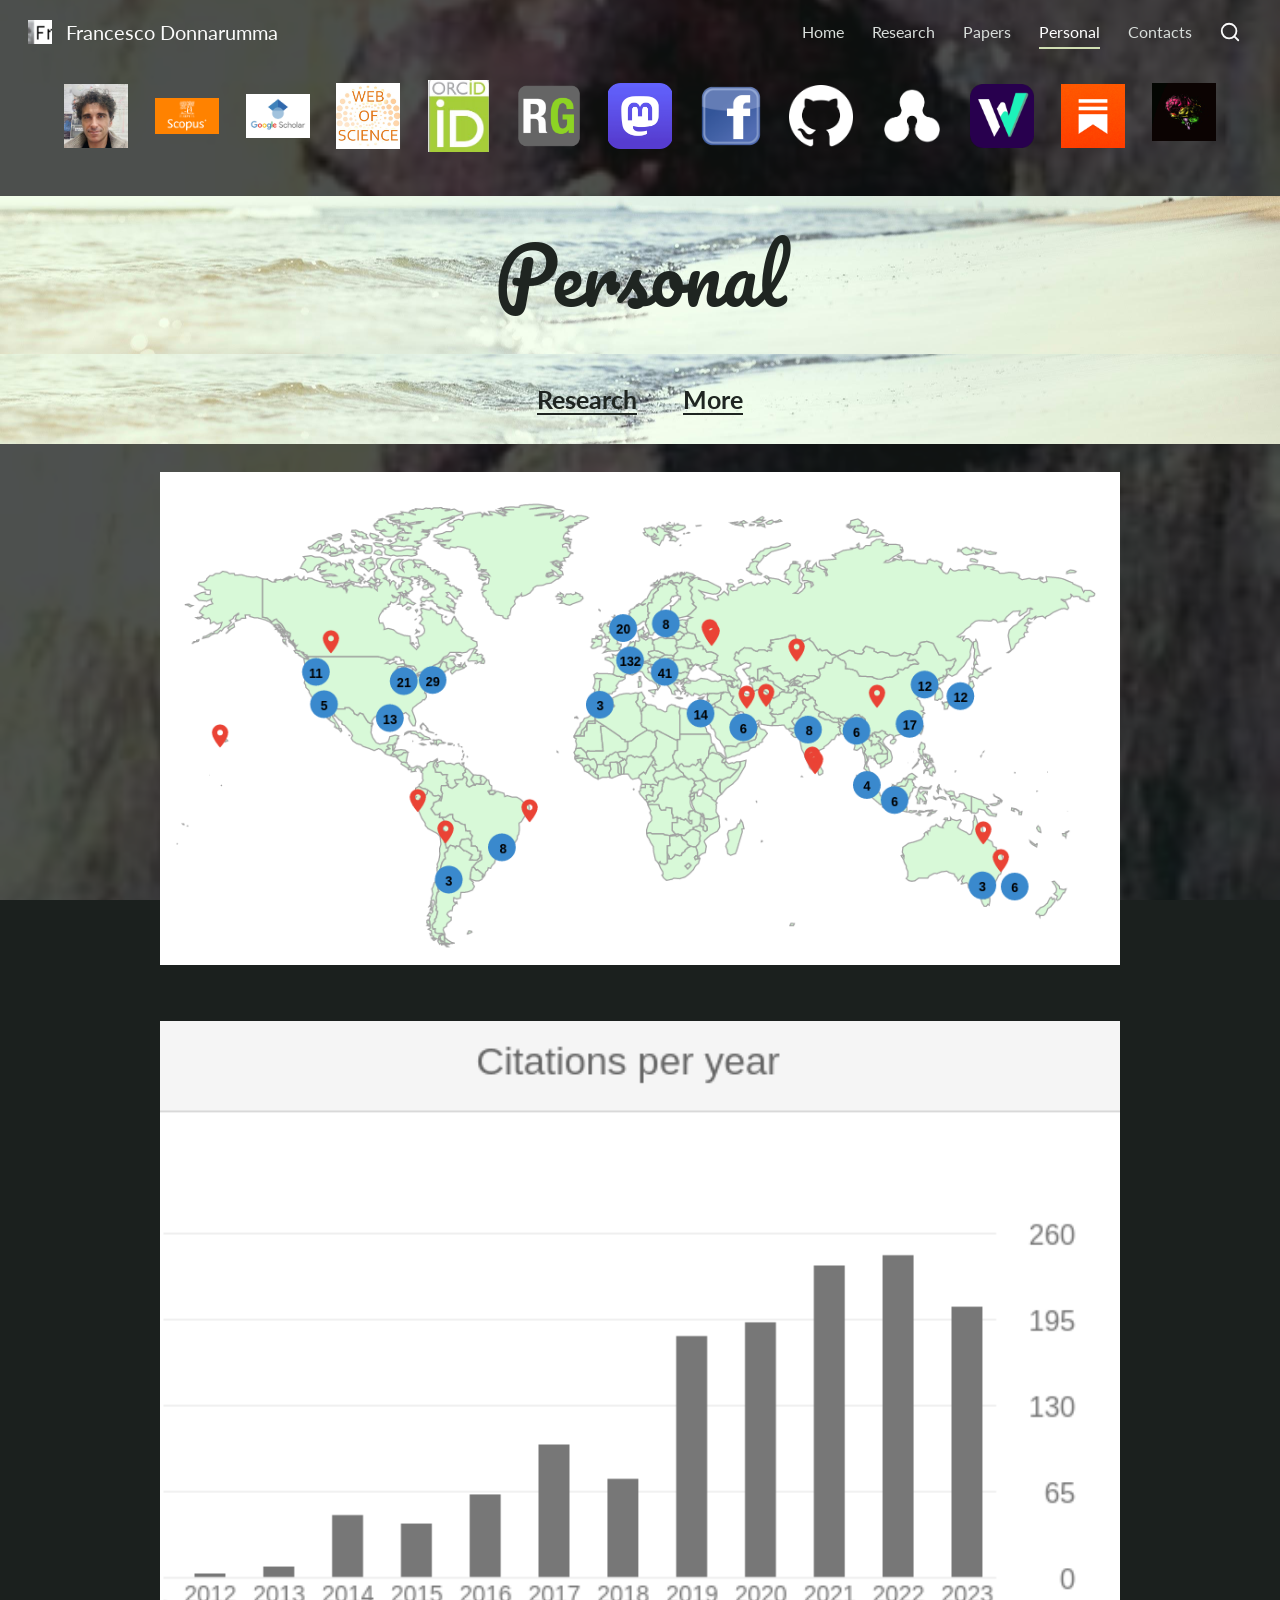
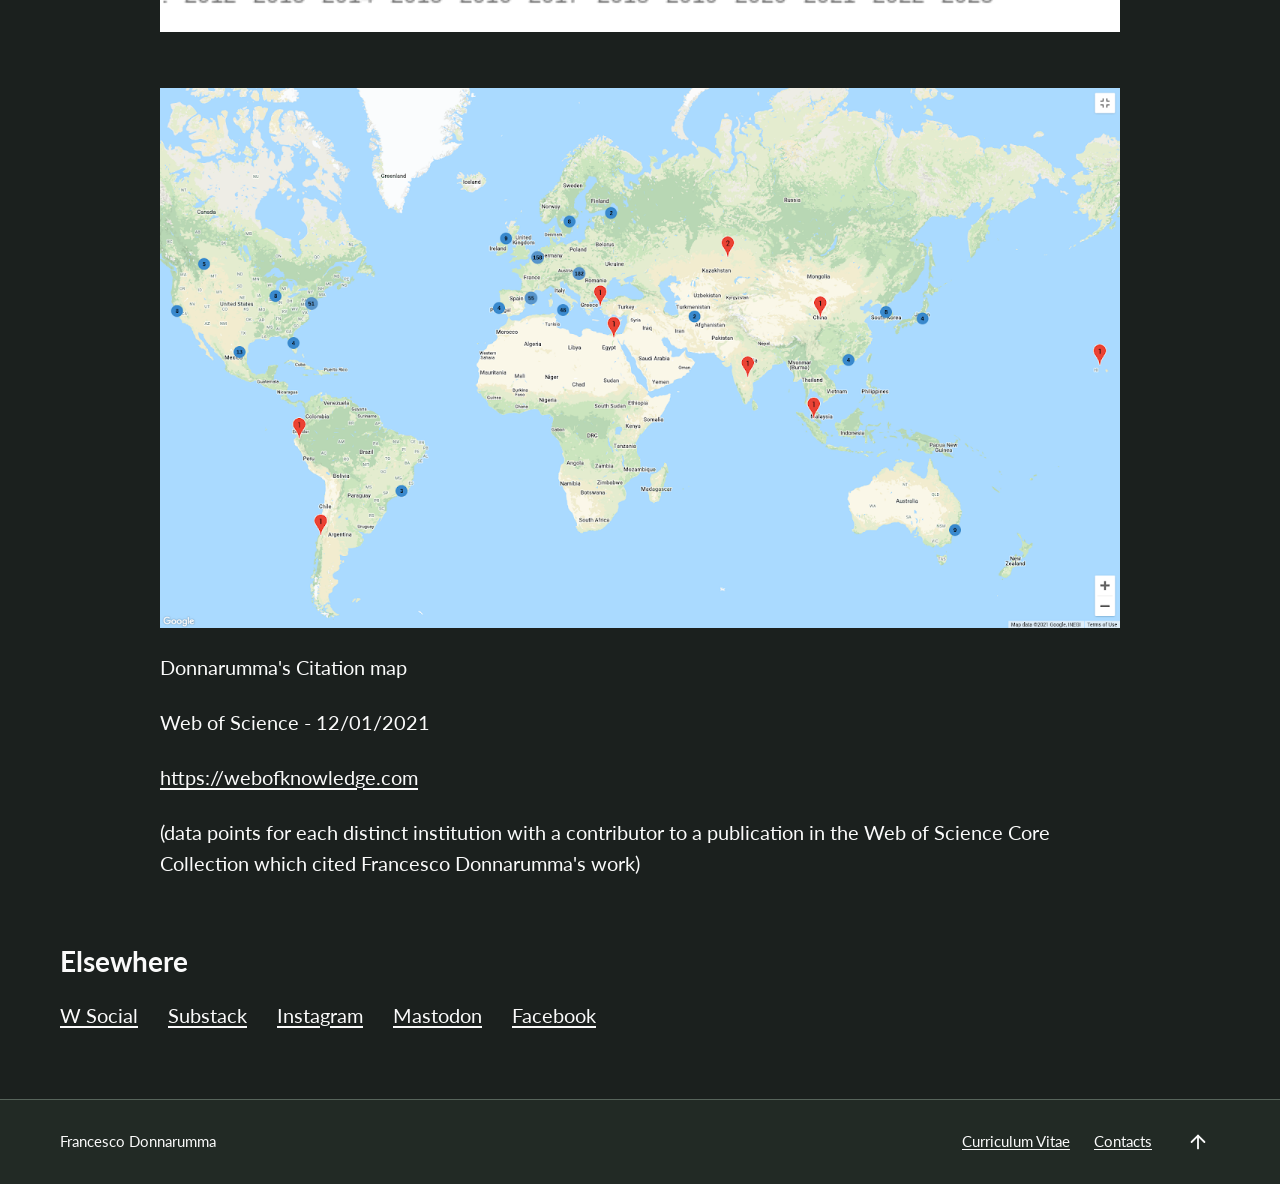
<file: personal/index.html>
<!doctype html>
<html lang="en">
<head>
  <meta charset="utf-8">
  <meta name="viewport" content="width=device-width, initial-scale=1">
  <meta name="description" content="Researcher at ISTC-CNR. Computational models of cognition, active inference, social interaction and planning.">
  <meta name="robots" content="noindex, nofollow">
  <meta name="theme-color" content="#252928">
  <meta property="og:type" content="website">
  <meta property="og:title" content="Personal | Francesco Donnarumma">
  <meta property="og:description" content="Researcher at ISTC-CNR. Computational models of cognition, active inference, social interaction and planning.">
  <meta property="og:url" content="https://donnarumma.github.io/personal/">
  <meta property="og:image" content="https://donnarumma.github.io/assets/images/research-3-0.jpg">
  <title>Personal | Francesco Donnarumma</title>
  <link rel="canonical" href="https://donnarumma.github.io/personal/">
  <link rel="icon" href="../assets/images/site-logo.gif">
  <link rel="stylesheet" href="../assets/css/site.css">
  <style>body { background-image: url('../assets/images/angel-background.jpg'); } .page-banner, .name-banner, .page-links { background-image: url('../assets/images/shoreline-banner.jpg'); }</style>
  <script defer src="../assets/vendor/lucide.min.js"></script>
  <script defer src="../assets/js/search-index.js"></script>
  <script defer src="../assets/js/site.js"></script>
</head>
<body data-page="personal" data-prefix="../">
  <a class="skip-link" href="#main">Skip to main content</a>
  <header class="site-header" id="top">
    <div class="topbar">
      <a class="brand" href="../index.html"><img src="../assets/images/site-logo.gif" alt="" width="24" height="24"><span>Francesco Donnarumma</span></a>
      <div class="navigation-tools">
        <nav aria-label="Main navigation" id="navigation"><a href="../home/index.html">Home</a><a href="../research/index.html">Research</a><a href="../papers/index.html">Papers</a><a href="../personal/index.html" aria-current="page">Personal</a><a href="../contacts/index.html">Contacts</a></nav>
        <button class="icon-button search-toggle" type="button" data-search-open title="Search this site" aria-label="Search this site" hidden><i data-lucide="search" aria-hidden="true"></i></button>
        <button class="icon-button menu-toggle" type="button" data-menu-toggle aria-label="Open navigation" aria-expanded="false" aria-controls="navigation" hidden><i data-lucide="menu" aria-hidden="true"></i></button>
      </div>
    </div>
    <div class="profile-strip" aria-label="Academic and public profiles"><a href="https://www.istc.cnr.it/en/people/francesco-donnarumma" class="profile-link" target="_blank" rel="noopener noreferrer" title="ISTC-CNR"><img src="../assets/images/profile-istc-cnr.jpg" alt="ISTC-CNR" width="649" height="649" class="" loading="eager" decoding="async"></a><a href="https://www.scopus.com/authid/detail.uri?authorId=36665940900" class="profile-link" target="_blank" rel="noopener noreferrer" title="Scopus"><img src="../assets/images/profile-scopus.png" alt="Scopus" width="1080" height="614" class="" loading="eager" decoding="async"></a><a href="https://scholar.google.it/citations?user=cz9mqq4AAAAJ" class="profile-link" target="_blank" rel="noopener noreferrer" title="Google Scholar"><img src="../assets/images/profile-google-scholar.png" alt="Google Scholar" width="1280" height="894" class="" loading="eager" decoding="async"></a><a href="https://www.webofscience.com/wos/author/record/F-6894-2014" class="profile-link" target="_blank" rel="noopener noreferrer" title="Web of Science"><img src="../assets/images/profile-web-of-science.png" alt="Web of Science" width="487" height="508" class="" loading="eager" decoding="async"></a><a href="https://orcid.org/0000-0003-4248-5360" class="profile-link" target="_blank" rel="noopener noreferrer" title="ORCID"><img src="../assets/images/profile-orcid.png" alt="ORCID" width="149" height="175" class="" loading="eager" decoding="async"></a><a href="https://www.researchgate.net/profile/Francesco-Donnarumma" class="profile-link" target="_blank" rel="noopener noreferrer" title="ResearchGate"><img src="../assets/images/profile-researchgate.png" alt="ResearchGate" width="401" height="394" class="" loading="eager" decoding="async"></a><a href="https://fediscience.org/@francesco_donnarumma" class="profile-link" target="_blank" rel="noopener noreferrer" title="Mastodon"><img src="../assets/images/profile-mastodon.png" alt="Mastodon" width="496" height="512" class="" loading="eager" decoding="async"></a><a href="https://www.facebook.com/DonnarummaFrancesco" class="profile-link" target="_blank" rel="noopener noreferrer" title="Facebook"><img src="../assets/images/profile-facebook.png" alt="Facebook" width="1280" height="1280" class="" loading="eager" decoding="async"></a><a href="https://github.com/donnarumma" class="profile-link" target="_blank" rel="noopener noreferrer" title="GitHub"><img src="../assets/images/profile-github.png" alt="GitHub" width="294" height="288" class="" loading="eager" decoding="async"></a><a href="https://openalex.org/authors/A5048689229" class="profile-link profile-openalex" target="_blank" rel="noopener noreferrer" title="OpenAlex"><img src="../assets/images/profile-openalex.png" alt="OpenAlex" width="526" height="526" class="" loading="eager" decoding="async"></a><a href="https://wsocial.eu/profile/fran-donnarumma.wsocial.eu" class="profile-link" target="_blank" rel="noopener noreferrer" title="W Social"><img src="../assets/images/profile-wsocial.png" alt="W Social" width="180" height="180" class="" loading="eager" decoding="async"></a><a href="https://substack.com/@donnarummafrancesco" class="profile-link" target="_blank" rel="noopener noreferrer" title="Substack"><img src="../assets/images/profile-substack.png" alt="Substack" width="180" height="180" class="" loading="eager" decoding="async"></a><img src="../assets/images/brain-animation.gif" alt="Animated brain" width="99" height="90" class="brain" loading="eager" decoding="async"></div>
  </header>
  <main id="main"><section class="page-banner"><h1>Personal</h1></section><nav class="page-links" aria-label="Related pages"><a href="../research/index.html" class="">Research</a><a href="../researchmore/index.html" class="">More</a></nav><section class="surface map-section"><div class="content-width"><figure><a href="../assets/images/personal-3-0.png" class=""><img src="../assets/images/personal-3-0.png" alt="Citation map" width="1039" height="534" class="" loading="lazy" decoding="async"></a><figcaption></figcaption></figure></div></section><section class="surface map-section"><div class="content-width"><figure><a href="../assets/images/personal-4-0.png" class=""><img src="../assets/images/personal-4-0.png" alt="Citation map" width="558" height="355" class="" loading="lazy" decoding="async"></a><figcaption></figcaption></figure></div></section><section class="surface map-section"><div class="content-width"><figure><a href="../assets/images/personal-5-0.png" class=""><img src="../assets/images/personal-5-0.png" alt="Citation map" width="1280" height="720" class="" loading="lazy" decoding="async"></a><figcaption><p>Donnarumma&#x27;s Citation map</p>
<p>Web of Science - 12/01/2021</p>
<p><a href="https://webofknowledge.com/?fbclid=IwAR2pI_2dmv7AfD1GIkDtsLVgaT7UdzNTBhB_tjLiNkwA44gCiXmhqB7zrio" target="_blank" rel="noopener noreferrer">https://webofknowledge.com</a></p>
<p>(data points for each distinct institution with a contributor to a publication in the Web of Science Core Collection which cited Francesco Donnarumma&#x27;s work)</p></figcaption></figure></div></section><section class="surface social-section"><div class="content-width"><h2>Elsewhere</h2><ul class="contact-links"><li><a href="https://wsocial.eu/profile/fran-donnarumma.wsocial.eu" class="" target="_blank" rel="noopener noreferrer">W Social</a></li><li><a href="https://substack.com/@donnarummafrancesco" class="" target="_blank" rel="noopener noreferrer">Substack</a></li><li><a href="https://www.instagram.com/francesco___donnarumma/" class="" target="_blank" rel="noopener noreferrer">Instagram</a></li><li><a href="https://fediscience.org/@francesco_donnarumma" class="" target="_blank" rel="noopener noreferrer">Mastodon</a></li><li><a href="https://www.facebook.com/DonnarummaFrancesco" class="" target="_blank" rel="noopener noreferrer">Facebook</a></li></ul></div></section></main>
  <footer class="site-footer">
    <div class="content-width footer-inner"><span>Francesco Donnarumma</span><nav aria-label="Footer"><a href="../assets/downloads/francesco-donnarumma-cv.pdf?v=2f35ea1232f7">Curriculum Vitae</a><a href="../contacts/index.html">Contacts</a><a class="icon-button" href="#top" title="Back to top" aria-label="Back to top"><i data-lucide="arrow-up" aria-hidden="true"></i></a></nav></div>
  </footer>
  <dialog class="search-dialog" aria-labelledby="search-heading">
    <div class="dialog-heading"><h2 id="search-heading">Search</h2><button class="icon-button" type="button" data-search-close title="Close search" aria-label="Close search"><i data-lucide="x" aria-hidden="true"></i></button></div>
    <form role="search" class="site-search"><label for="site-query" class="sr-only">Search this site</label><input id="site-query" name="q" type="search" autocomplete="off" placeholder="Search this site"><button class="icon-button" type="submit" title="Search" aria-label="Search"><i data-lucide="search" aria-hidden="true"></i></button></form>
    <p class="search-status" role="status"></p><ol class="search-results"></ol>
  </dialog>
</body>
</html>
</file>
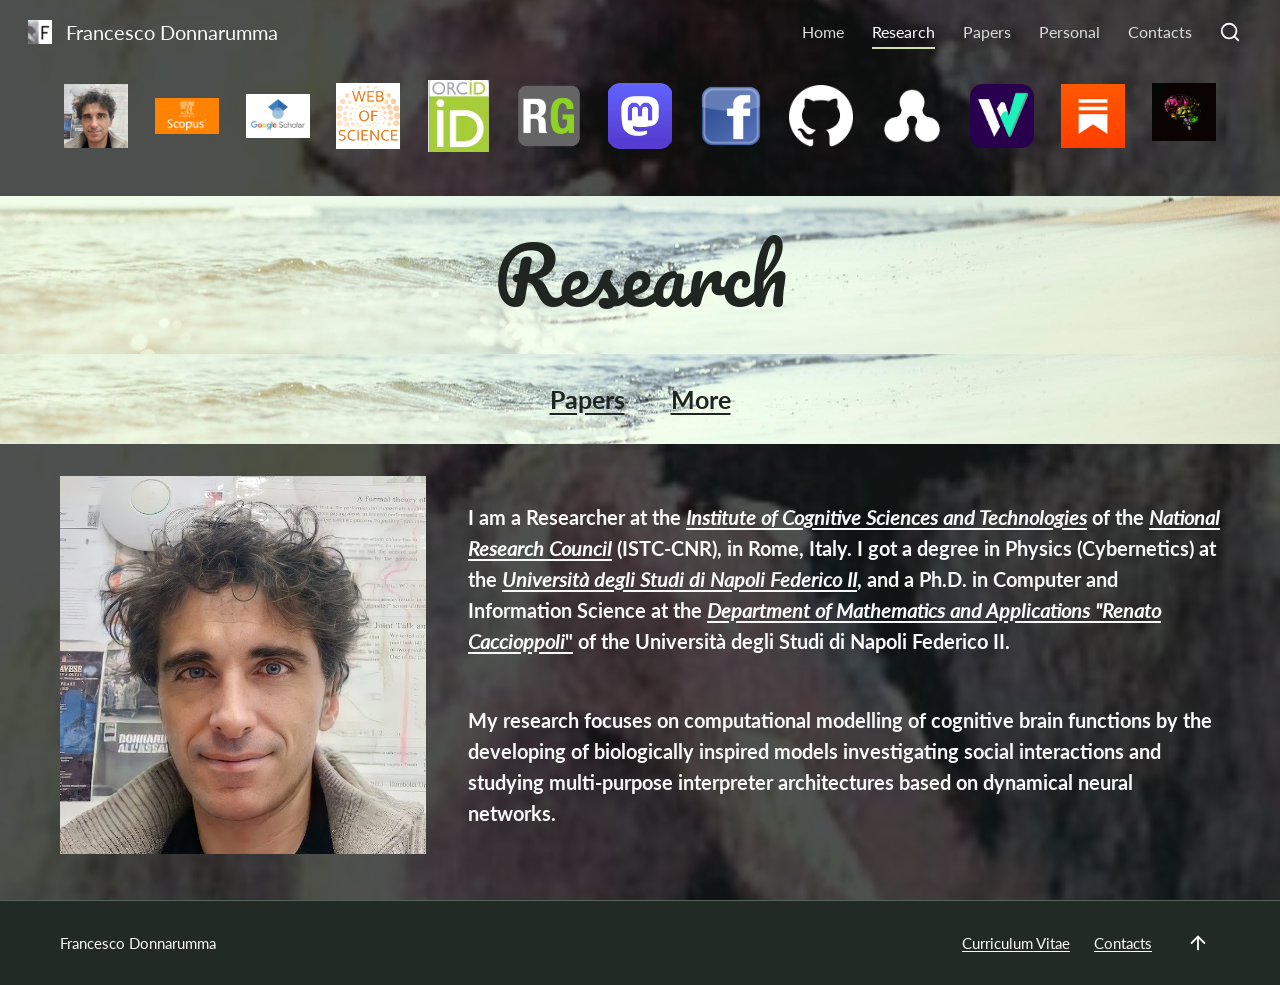
<file: research/index.html>
<!doctype html>
<html lang="en">
<head>
  <meta charset="utf-8">
  <meta name="viewport" content="width=device-width, initial-scale=1">
  <meta name="description" content="Researcher at ISTC-CNR. Computational models of cognition, active inference, social interaction and planning.">
  <meta name="robots" content="noindex, nofollow">
  <meta name="theme-color" content="#252928">
  <meta property="og:type" content="website">
  <meta property="og:title" content="Research | Francesco Donnarumma">
  <meta property="og:description" content="Researcher at ISTC-CNR. Computational models of cognition, active inference, social interaction and planning.">
  <meta property="og:url" content="https://donnarumma.github.io/research/">
  <meta property="og:image" content="https://donnarumma.github.io/assets/images/research-3-0.jpg">
  <title>Research | Francesco Donnarumma</title>
  <link rel="canonical" href="https://donnarumma.github.io/research/">
  <link rel="icon" href="../assets/images/site-logo.gif">
  <link rel="stylesheet" href="../assets/css/site.css">
  <style>body { background-image: url('../assets/images/angel-background.jpg'); } .page-banner, .name-banner, .page-links { background-image: url('../assets/images/shoreline-banner.jpg'); }</style>
  <script defer src="../assets/vendor/lucide.min.js"></script>
  <script defer src="../assets/js/search-index.js"></script>
  <script defer src="../assets/js/site.js"></script>
</head>
<body data-page="research" data-prefix="../">
  <a class="skip-link" href="#main">Skip to main content</a>
  <header class="site-header" id="top">
    <div class="topbar">
      <a class="brand" href="../index.html"><img src="../assets/images/site-logo.gif" alt="" width="24" height="24"><span>Francesco Donnarumma</span></a>
      <div class="navigation-tools">
        <nav aria-label="Main navigation" id="navigation"><a href="../home/index.html">Home</a><a href="../research/index.html" aria-current="page">Research</a><a href="../papers/index.html">Papers</a><a href="../personal/index.html">Personal</a><a href="../contacts/index.html">Contacts</a></nav>
        <button class="icon-button search-toggle" type="button" data-search-open title="Search this site" aria-label="Search this site" hidden><i data-lucide="search" aria-hidden="true"></i></button>
        <button class="icon-button menu-toggle" type="button" data-menu-toggle aria-label="Open navigation" aria-expanded="false" aria-controls="navigation" hidden><i data-lucide="menu" aria-hidden="true"></i></button>
      </div>
    </div>
    <div class="profile-strip" aria-label="Academic and public profiles"><a href="https://www.istc.cnr.it/en/people/francesco-donnarumma" class="profile-link" target="_blank" rel="noopener noreferrer" title="ISTC-CNR"><img src="../assets/images/profile-istc-cnr.jpg" alt="ISTC-CNR" width="649" height="649" class="" loading="eager" decoding="async"></a><a href="https://www.scopus.com/authid/detail.uri?authorId=36665940900" class="profile-link" target="_blank" rel="noopener noreferrer" title="Scopus"><img src="../assets/images/profile-scopus.png" alt="Scopus" width="1080" height="614" class="" loading="eager" decoding="async"></a><a href="https://scholar.google.it/citations?user=cz9mqq4AAAAJ" class="profile-link" target="_blank" rel="noopener noreferrer" title="Google Scholar"><img src="../assets/images/profile-google-scholar.png" alt="Google Scholar" width="1280" height="894" class="" loading="eager" decoding="async"></a><a href="https://www.webofscience.com/wos/author/record/F-6894-2014" class="profile-link" target="_blank" rel="noopener noreferrer" title="Web of Science"><img src="../assets/images/profile-web-of-science.png" alt="Web of Science" width="487" height="508" class="" loading="eager" decoding="async"></a><a href="https://orcid.org/0000-0003-4248-5360" class="profile-link" target="_blank" rel="noopener noreferrer" title="ORCID"><img src="../assets/images/profile-orcid.png" alt="ORCID" width="149" height="175" class="" loading="eager" decoding="async"></a><a href="https://www.researchgate.net/profile/Francesco-Donnarumma" class="profile-link" target="_blank" rel="noopener noreferrer" title="ResearchGate"><img src="../assets/images/profile-researchgate.png" alt="ResearchGate" width="401" height="394" class="" loading="eager" decoding="async"></a><a href="https://fediscience.org/@francesco_donnarumma" class="profile-link" target="_blank" rel="noopener noreferrer" title="Mastodon"><img src="../assets/images/profile-mastodon.png" alt="Mastodon" width="496" height="512" class="" loading="eager" decoding="async"></a><a href="https://www.facebook.com/DonnarummaFrancesco" class="profile-link" target="_blank" rel="noopener noreferrer" title="Facebook"><img src="../assets/images/profile-facebook.png" alt="Facebook" width="1280" height="1280" class="" loading="eager" decoding="async"></a><a href="https://github.com/donnarumma" class="profile-link" target="_blank" rel="noopener noreferrer" title="GitHub"><img src="../assets/images/profile-github.png" alt="GitHub" width="294" height="288" class="" loading="eager" decoding="async"></a><a href="https://openalex.org/authors/A5048689229" class="profile-link profile-openalex" target="_blank" rel="noopener noreferrer" title="OpenAlex"><img src="../assets/images/profile-openalex.png" alt="OpenAlex" width="526" height="526" class="" loading="eager" decoding="async"></a><a href="https://wsocial.eu/profile/fran-donnarumma.wsocial.eu" class="profile-link" target="_blank" rel="noopener noreferrer" title="W Social"><img src="../assets/images/profile-wsocial.png" alt="W Social" width="180" height="180" class="" loading="eager" decoding="async"></a><a href="https://substack.com/@donnarummafrancesco" class="profile-link" target="_blank" rel="noopener noreferrer" title="Substack"><img src="../assets/images/profile-substack.png" alt="Substack" width="180" height="180" class="" loading="eager" decoding="async"></a><img src="../assets/images/brain-animation.gif" alt="Animated brain" width="99" height="90" class="brain" loading="eager" decoding="async"></div>
  </header>
  <main id="main"><section class="page-banner"><h1>Research</h1></section><nav class="page-links" aria-label="Related pages"><a href="../papers/index.html" class="">Papers</a><a href="../researchmore/index.html" class="">More</a></nav><section class="surface research-section"><div class="content-width research-layout"><img src="../assets/images/research-3-0.jpg" alt="Francesco Donnarumma" width="628" height="649" class="" loading="eager" decoding="async"><div><p><strong> I am a Researcher at the </strong><a href="http://www.istc.cnr.it/" target="_blank" rel="noopener noreferrer"><em><strong>Institute of Cognitive Sciences and Technologies</strong></em></a><strong> of the </strong><a href="https://www.cnr.it/en" target="_blank" rel="noopener noreferrer"><em><strong>National Research Council</strong></em></a><strong> (ISTC-CNR), in Rome, Italy. I got a degree in Physics (Cybernetics) at the </strong><a href="http://www.unina.it/home;jsessionid=00D4133B93A4A7F6696131468442E0F5.node_publisher11#" target="_blank" rel="noopener noreferrer"><em><strong>Università degli Studi di Napoli Federico II</strong></em></a><strong>, </strong><strong>and a Ph.D. in Computer and Information Science at the </strong><a href="http://www.matematica.unina.it/en/" target="_blank" rel="noopener noreferrer"><em><strong>Department of Mathematics and Applications &quot;Renato Caccioppoli</strong></em><strong>&quot;</strong></a><strong> of the Università degli Studi di Napoli Federico II. </strong></p>
<p><strong> My research focuses on computational modelling of cognitive brain functions by the developing of biologically inspired models investigating social interactions and studying multi-purpose interpreter architectures based on dynamical neural networks.</strong></p></div></div></section></main>
  <footer class="site-footer">
    <div class="content-width footer-inner"><span>Francesco Donnarumma</span><nav aria-label="Footer"><a href="../assets/downloads/francesco-donnarumma-cv.pdf?v=2f35ea1232f7">Curriculum Vitae</a><a href="../contacts/index.html">Contacts</a><a class="icon-button" href="#top" title="Back to top" aria-label="Back to top"><i data-lucide="arrow-up" aria-hidden="true"></i></a></nav></div>
  </footer>
  <dialog class="search-dialog" aria-labelledby="search-heading">
    <div class="dialog-heading"><h2 id="search-heading">Search</h2><button class="icon-button" type="button" data-search-close title="Close search" aria-label="Close search"><i data-lucide="x" aria-hidden="true"></i></button></div>
    <form role="search" class="site-search"><label for="site-query" class="sr-only">Search this site</label><input id="site-query" name="q" type="search" autocomplete="off" placeholder="Search this site"><button class="icon-button" type="submit" title="Search" aria-label="Search"><i data-lucide="search" aria-hidden="true"></i></button></form>
    <p class="search-status" role="status"></p><ol class="search-results"></ol>
  </dialog>
</body>
</html>
</file>
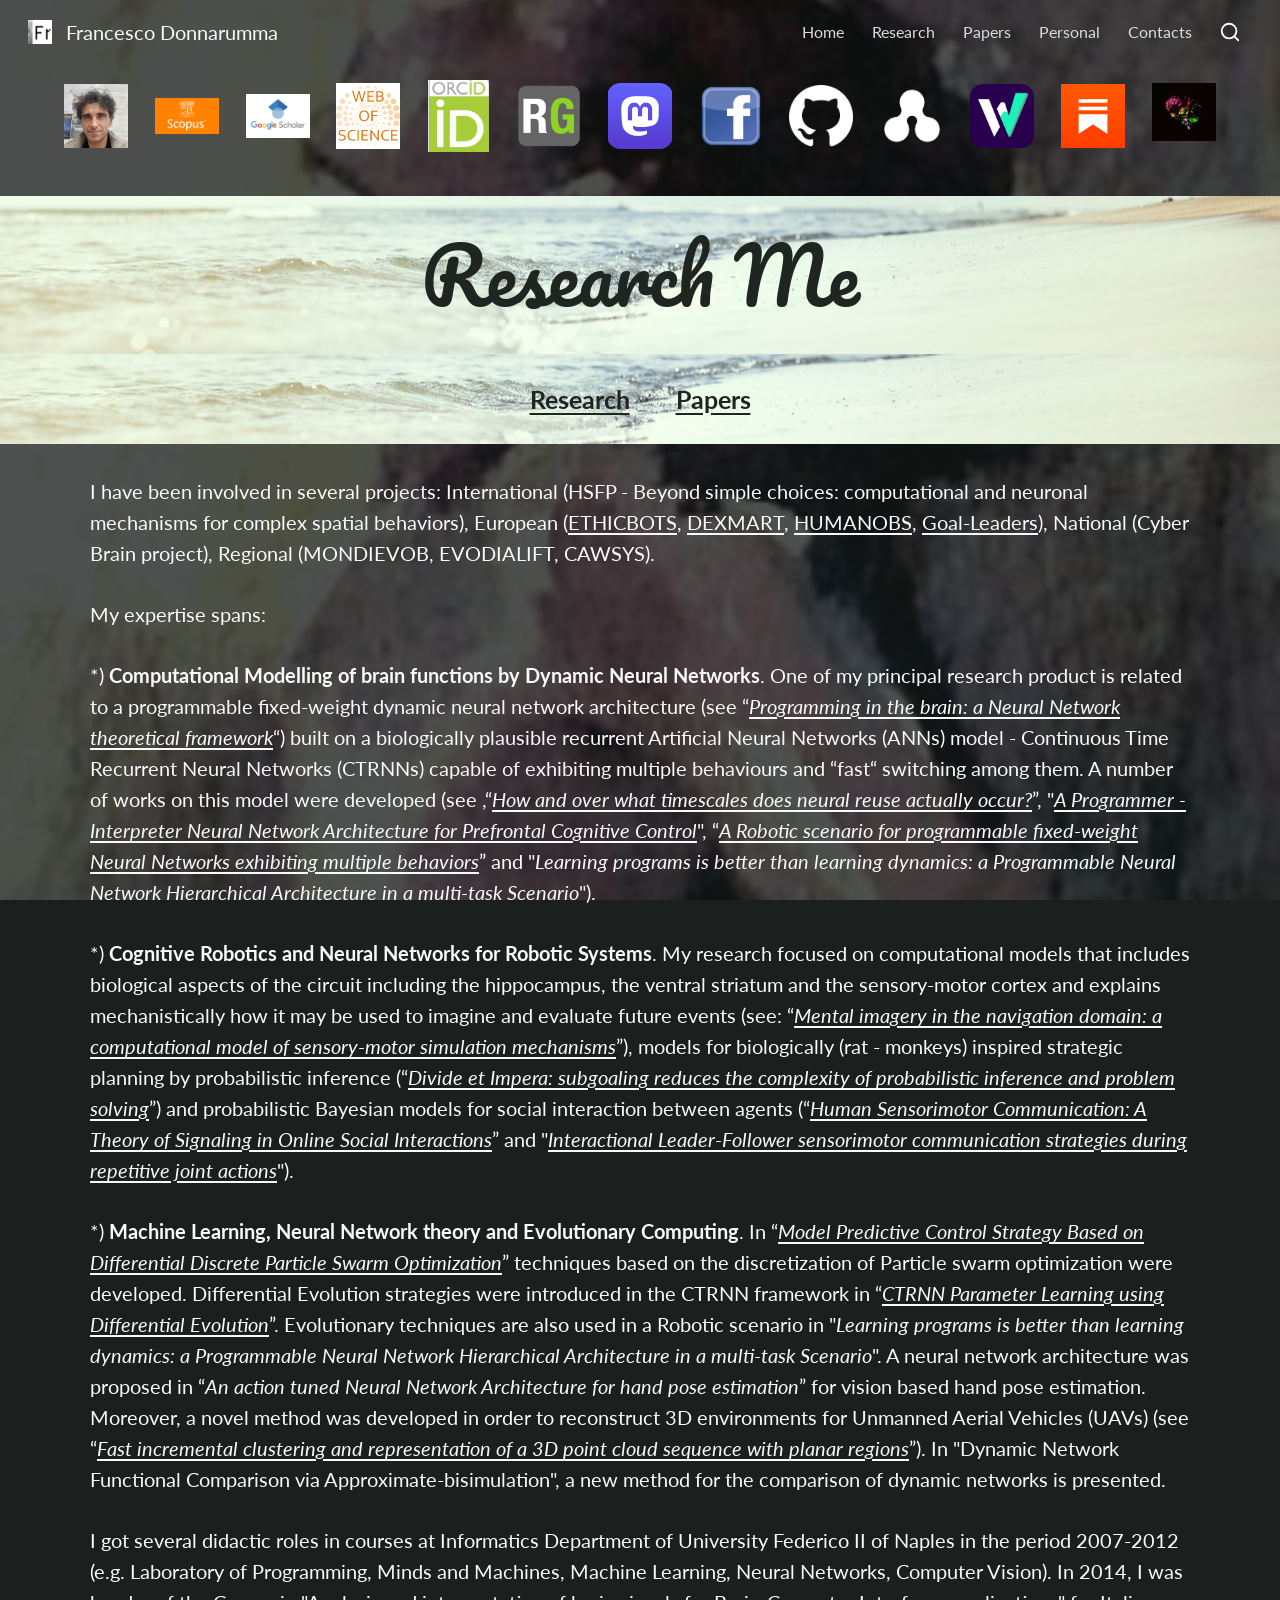
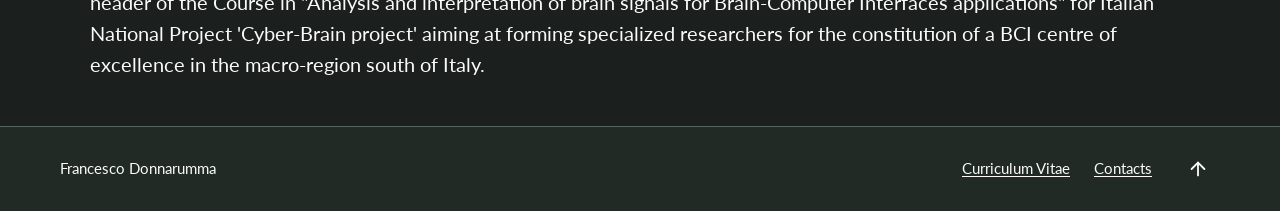
<file: researchmore/index.html>
<!doctype html>
<html lang="en">
<head>
  <meta charset="utf-8">
  <meta name="viewport" content="width=device-width, initial-scale=1">
  <meta name="description" content="Researcher at ISTC-CNR. Computational models of cognition, active inference, social interaction and planning.">
  <meta name="robots" content="noindex, nofollow">
  <meta name="theme-color" content="#252928">
  <meta property="og:type" content="website">
  <meta property="og:title" content="Research Me | Francesco Donnarumma">
  <meta property="og:description" content="Researcher at ISTC-CNR. Computational models of cognition, active inference, social interaction and planning.">
  <meta property="og:url" content="https://donnarumma.github.io/researchmore/">
  <meta property="og:image" content="https://donnarumma.github.io/assets/images/research-3-0.jpg">
  <title>Research Me | Francesco Donnarumma</title>
  <link rel="canonical" href="https://donnarumma.github.io/researchmore/">
  <link rel="icon" href="../assets/images/site-logo.gif">
  <link rel="stylesheet" href="../assets/css/site.css">
  <style>body { background-image: url('../assets/images/angel-background.jpg'); } .page-banner, .name-banner, .page-links { background-image: url('../assets/images/shoreline-banner.jpg'); }</style>
  <script defer src="../assets/vendor/lucide.min.js"></script>
  <script defer src="../assets/js/search-index.js"></script>
  <script defer src="../assets/js/site.js"></script>
</head>
<body data-page="researchmore" data-prefix="../">
  <a class="skip-link" href="#main">Skip to main content</a>
  <header class="site-header" id="top">
    <div class="topbar">
      <a class="brand" href="../index.html"><img src="../assets/images/site-logo.gif" alt="" width="24" height="24"><span>Francesco Donnarumma</span></a>
      <div class="navigation-tools">
        <nav aria-label="Main navigation" id="navigation"><a href="../home/index.html">Home</a><a href="../research/index.html">Research</a><a href="../papers/index.html">Papers</a><a href="../personal/index.html">Personal</a><a href="../contacts/index.html">Contacts</a></nav>
        <button class="icon-button search-toggle" type="button" data-search-open title="Search this site" aria-label="Search this site" hidden><i data-lucide="search" aria-hidden="true"></i></button>
        <button class="icon-button menu-toggle" type="button" data-menu-toggle aria-label="Open navigation" aria-expanded="false" aria-controls="navigation" hidden><i data-lucide="menu" aria-hidden="true"></i></button>
      </div>
    </div>
    <div class="profile-strip" aria-label="Academic and public profiles"><a href="https://www.istc.cnr.it/en/people/francesco-donnarumma" class="profile-link" target="_blank" rel="noopener noreferrer" title="ISTC-CNR"><img src="../assets/images/profile-istc-cnr.jpg" alt="ISTC-CNR" width="649" height="649" class="" loading="eager" decoding="async"></a><a href="https://www.scopus.com/authid/detail.uri?authorId=36665940900" class="profile-link" target="_blank" rel="noopener noreferrer" title="Scopus"><img src="../assets/images/profile-scopus.png" alt="Scopus" width="1080" height="614" class="" loading="eager" decoding="async"></a><a href="https://scholar.google.it/citations?user=cz9mqq4AAAAJ" class="profile-link" target="_blank" rel="noopener noreferrer" title="Google Scholar"><img src="../assets/images/profile-google-scholar.png" alt="Google Scholar" width="1280" height="894" class="" loading="eager" decoding="async"></a><a href="https://www.webofscience.com/wos/author/record/F-6894-2014" class="profile-link" target="_blank" rel="noopener noreferrer" title="Web of Science"><img src="../assets/images/profile-web-of-science.png" alt="Web of Science" width="487" height="508" class="" loading="eager" decoding="async"></a><a href="https://orcid.org/0000-0003-4248-5360" class="profile-link" target="_blank" rel="noopener noreferrer" title="ORCID"><img src="../assets/images/profile-orcid.png" alt="ORCID" width="149" height="175" class="" loading="eager" decoding="async"></a><a href="https://www.researchgate.net/profile/Francesco-Donnarumma" class="profile-link" target="_blank" rel="noopener noreferrer" title="ResearchGate"><img src="../assets/images/profile-researchgate.png" alt="ResearchGate" width="401" height="394" class="" loading="eager" decoding="async"></a><a href="https://fediscience.org/@francesco_donnarumma" class="profile-link" target="_blank" rel="noopener noreferrer" title="Mastodon"><img src="../assets/images/profile-mastodon.png" alt="Mastodon" width="496" height="512" class="" loading="eager" decoding="async"></a><a href="https://www.facebook.com/DonnarummaFrancesco" class="profile-link" target="_blank" rel="noopener noreferrer" title="Facebook"><img src="../assets/images/profile-facebook.png" alt="Facebook" width="1280" height="1280" class="" loading="eager" decoding="async"></a><a href="https://github.com/donnarumma" class="profile-link" target="_blank" rel="noopener noreferrer" title="GitHub"><img src="../assets/images/profile-github.png" alt="GitHub" width="294" height="288" class="" loading="eager" decoding="async"></a><a href="https://openalex.org/authors/A5048689229" class="profile-link profile-openalex" target="_blank" rel="noopener noreferrer" title="OpenAlex"><img src="../assets/images/profile-openalex.png" alt="OpenAlex" width="526" height="526" class="" loading="eager" decoding="async"></a><a href="https://wsocial.eu/profile/fran-donnarumma.wsocial.eu" class="profile-link" target="_blank" rel="noopener noreferrer" title="W Social"><img src="../assets/images/profile-wsocial.png" alt="W Social" width="180" height="180" class="" loading="eager" decoding="async"></a><a href="https://substack.com/@donnarummafrancesco" class="profile-link" target="_blank" rel="noopener noreferrer" title="Substack"><img src="../assets/images/profile-substack.png" alt="Substack" width="180" height="180" class="" loading="eager" decoding="async"></a><img src="../assets/images/brain-animation.gif" alt="Animated brain" width="99" height="90" class="brain" loading="eager" decoding="async"></div>
  </header>
  <main id="main"><section class="page-banner"><h1>Research Me</h1></section><nav class="page-links" aria-label="Related pages"><a href="../research/index.html" class="">Research</a><a href="../papers/index.html" class="">Papers</a></nav><section class="surface research-section"><div class="content-width prose"><div><p>I have been involved in several projects: International (HSFP - Beyond simple choices: computational and neuronal mechanisms for complex spatial behaviors), European (<a href="http://ethicbots.na.infn.it/" target="_blank" rel="noopener noreferrer">ETHICBOTS</a>, <a href="http://www.dexmart.eu/" target="_blank" rel="noopener noreferrer">DEXMART</a>, <a href="http://www.humanobs.org/" target="_blank" rel="noopener noreferrer">HUMANOBS</a>, <a href="http://www.goal-leaders.eu/" target="_blank" rel="noopener noreferrer">Goal-Leaders</a>), National (Cyber Brain project), Regional (MONDIEVOB, EVODIALIFT, CAWSYS).</p>
<p>My expertise spans:</p>
<p>*) <strong>Computational Modelling of brain functions by Dynamic Neural Networks</strong>. One of my principal research product is related to a programmable fixed-weight dynamic neural network architecture (see “<a href="https://doi.org/10.1080/09540091.2012.684670" target="_blank" rel="noopener noreferrer"><em>Programming in the brain: a Neural Network theoretical framework</em></a>“) built on a biologically plausible recurrent Artificial Neural Networks (ANNs) model - Continuous Time Recurrent Neural Networks (CTRNNs) capable of exhibiting multiple behaviours and “fast“ switching among them. A number of works on this model were developed (see ,“<a href="http://journals.cambridge.org/action/displayAbstract?fromPage=online&amp;aid=7916523" target="_blank" rel="noopener noreferrer"><em>How and over what timescales does neural reuse actually occur?</em></a>”, &quot;<a href="http://www.worldscientific.com/doi/pdf/10.1142/S0129065715500173" target="_blank" rel="noopener noreferrer"><em>A Programmer - Interpreter Neural Network Architecture for Prefrontal Cognitive Control</em></a>&quot;, “<a href="http://link.springer.com/chapter/10.1007%2F978-3-642-20282-7_26" target="_blank" rel="noopener noreferrer"><em>A Robotic scenario for programmable fixed-weight Neural Networks exhibiting multiple behaviors</em></a>” and &quot;<em>Learning programs is better than learning dynamics: a Programmable Neural Network Hierarchical Architecture in a multi-task Scenario</em>&quot;).</p>
<p>*) <strong>Cognitive Robotics and Neural Networks for Robotic Systems</strong>. My research focused on computational models that includes biological aspects of the circuit including the hippocampus, the ventral striatum and the sensory-motor cortex and explains mechanistically how it may be used to imagine and evaluate future events (see: “<a href="http://adb.sagepub.com/content/21/4/251" target="_blank" rel="noopener noreferrer"><em>Mental imagery in the navigation domain: a computational model of sensory-motor simulation mechanisms</em></a>”), models for biologically (rat - monkeys) inspired strategic planning by probabilistic inference (“<a href="http://rsif.royalsocietypublishing.org/content/12/104/20141335" target="_blank" rel="noopener noreferrer"><em>Divide et Impera: subgoaling reduces the complexity of probabilistic inference and problem solving</em></a>”) and probabilistic Bayesian models for social interaction between agents (“<a href="http://journals.plos.org/plosone/article?id=10.1371/journal.pone.0079876" target="_blank" rel="noopener noreferrer"><em>Human Sensorimotor Communication: A Theory of Signaling in Online Social Interactions</em></a>” and &quot;<a href="http://rsif.royalsocietypublishing.org/content/12/110/20150644" target="_blank" rel="noopener noreferrer"><em>Interactional Leader-Follower sensorimotor communication strategies during repetitive joint actions</em></a>&quot;).</p>
<p>*) <strong>Machine Learning, Neural Network theory and Evolutionary Computing</strong>. In “<a href="http://ieeexplore.ieee.org/xpl/articleDetails.jsp?tp=&amp;arnumber=5634182&amp;url=http%3A%2F%2Fieeexplore.ieee.org%2Fxpls%2Fabs_all.jsp%3Farnumber%3D5634182" target="_blank" rel="noopener noreferrer"><em>Model Predictive Control Strategy Based on Differential Discrete Particle Swarm Optimization</em></a>” techniques based on the discretization of Particle swarm optimization were developed. Differential Evolution strategies were introduced in the CTRNN framework in “<a href="http://ebooks.iospress.nl/volumearticle/4498" target="_blank" rel="noopener noreferrer"><em>CTRNN Parameter Learning using Differential Evolution</em></a>”. Evolutionary techniques are also used in a Robotic scenario in &quot;<em>Learning programs is better than learning dynamics: a Programmable Neural Network Hierarchical Architecture in a multi-task Scenario</em>&quot;. A neural network architecture was proposed in “<em>An action tuned Neural Network Architecture for hand pose estimation</em>” for vision based hand pose estimation. Moreover, a novel method was developed in order to reconstruct 3D environments for Unmanned Aerial Vehicles (UAVs) (see “<a href="http://ieeexplore.ieee.org/xpl/articleDetails.jsp?reload=true&amp;arnumber=6385511" target="_blank" rel="noopener noreferrer"><em>Fast incremental clustering and representation of a 3D point cloud sequence with planar regions</em></a>”). In &quot;Dynamic Network Functional Comparison via Approximate-bisimulation&quot;, a new method for the comparison of dynamic networks is presented.</p>
<p>I got several didactic roles in courses at Informatics Department of University Federico II of Naples in the period 2007-2012 (e.g. Laboratory of Programming, Minds and Machines, Machine Learning, Neural Networks, Computer Vision). In 2014, I was header of the Course in &quot;Analysis and interpretation of brain signals for Brain-Computer Interfaces applications&quot; for Italian National Project &#x27;Cyber-Brain project&#x27; aiming at forming specialized researchers for the constitution of a BCI centre of excellence in the macro-region south of Italy.</p></div></div></section></main>
  <footer class="site-footer">
    <div class="content-width footer-inner"><span>Francesco Donnarumma</span><nav aria-label="Footer"><a href="../assets/downloads/francesco-donnarumma-cv.pdf?v=2f35ea1232f7">Curriculum Vitae</a><a href="../contacts/index.html">Contacts</a><a class="icon-button" href="#top" title="Back to top" aria-label="Back to top"><i data-lucide="arrow-up" aria-hidden="true"></i></a></nav></div>
  </footer>
  <dialog class="search-dialog" aria-labelledby="search-heading">
    <div class="dialog-heading"><h2 id="search-heading">Search</h2><button class="icon-button" type="button" data-search-close title="Close search" aria-label="Close search"><i data-lucide="x" aria-hidden="true"></i></button></div>
    <form role="search" class="site-search"><label for="site-query" class="sr-only">Search this site</label><input id="site-query" name="q" type="search" autocomplete="off" placeholder="Search this site"><button class="icon-button" type="submit" title="Search" aria-label="Search"><i data-lucide="search" aria-hidden="true"></i></button></form>
    <p class="search-status" role="status"></p><ol class="search-results"></ol>
  </dialog>
</body>
</html>
</file>
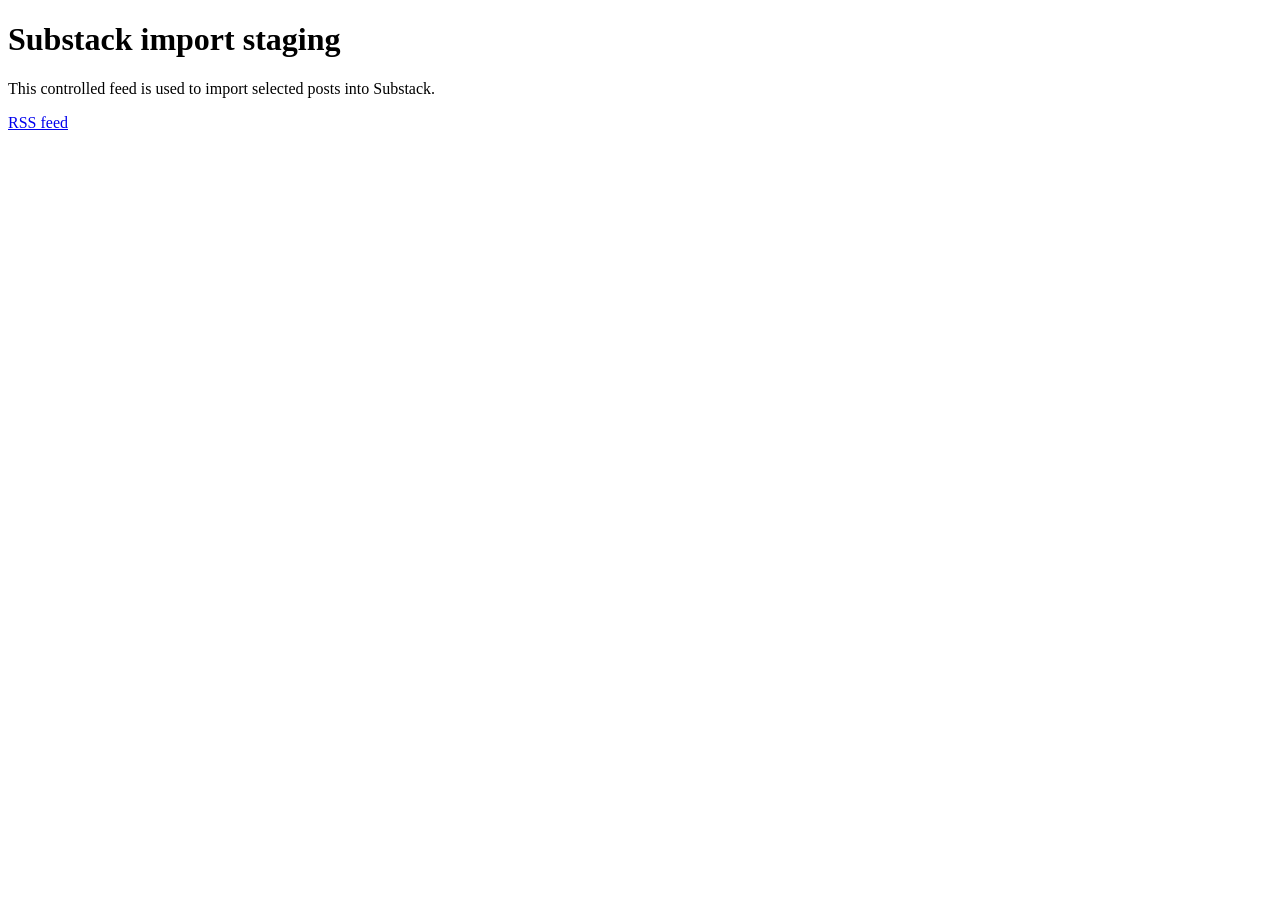
<file: substack-staging/index.html>
<!doctype html>
<html lang="en">
<head>
  <meta charset="utf-8">
  <meta name="viewport" content="width=device-width, initial-scale=1">
  <meta name="robots" content="noindex, nofollow">
  <title>Substack import staging | Francesco Donnarumma</title>
</head>
<body>
  <h1>Substack import staging</h1>
  <p>This controlled feed is used to import selected posts into Substack.</p>
  <p><a href="feed.xml">RSS feed</a></p>
</body>
</html>
</file>
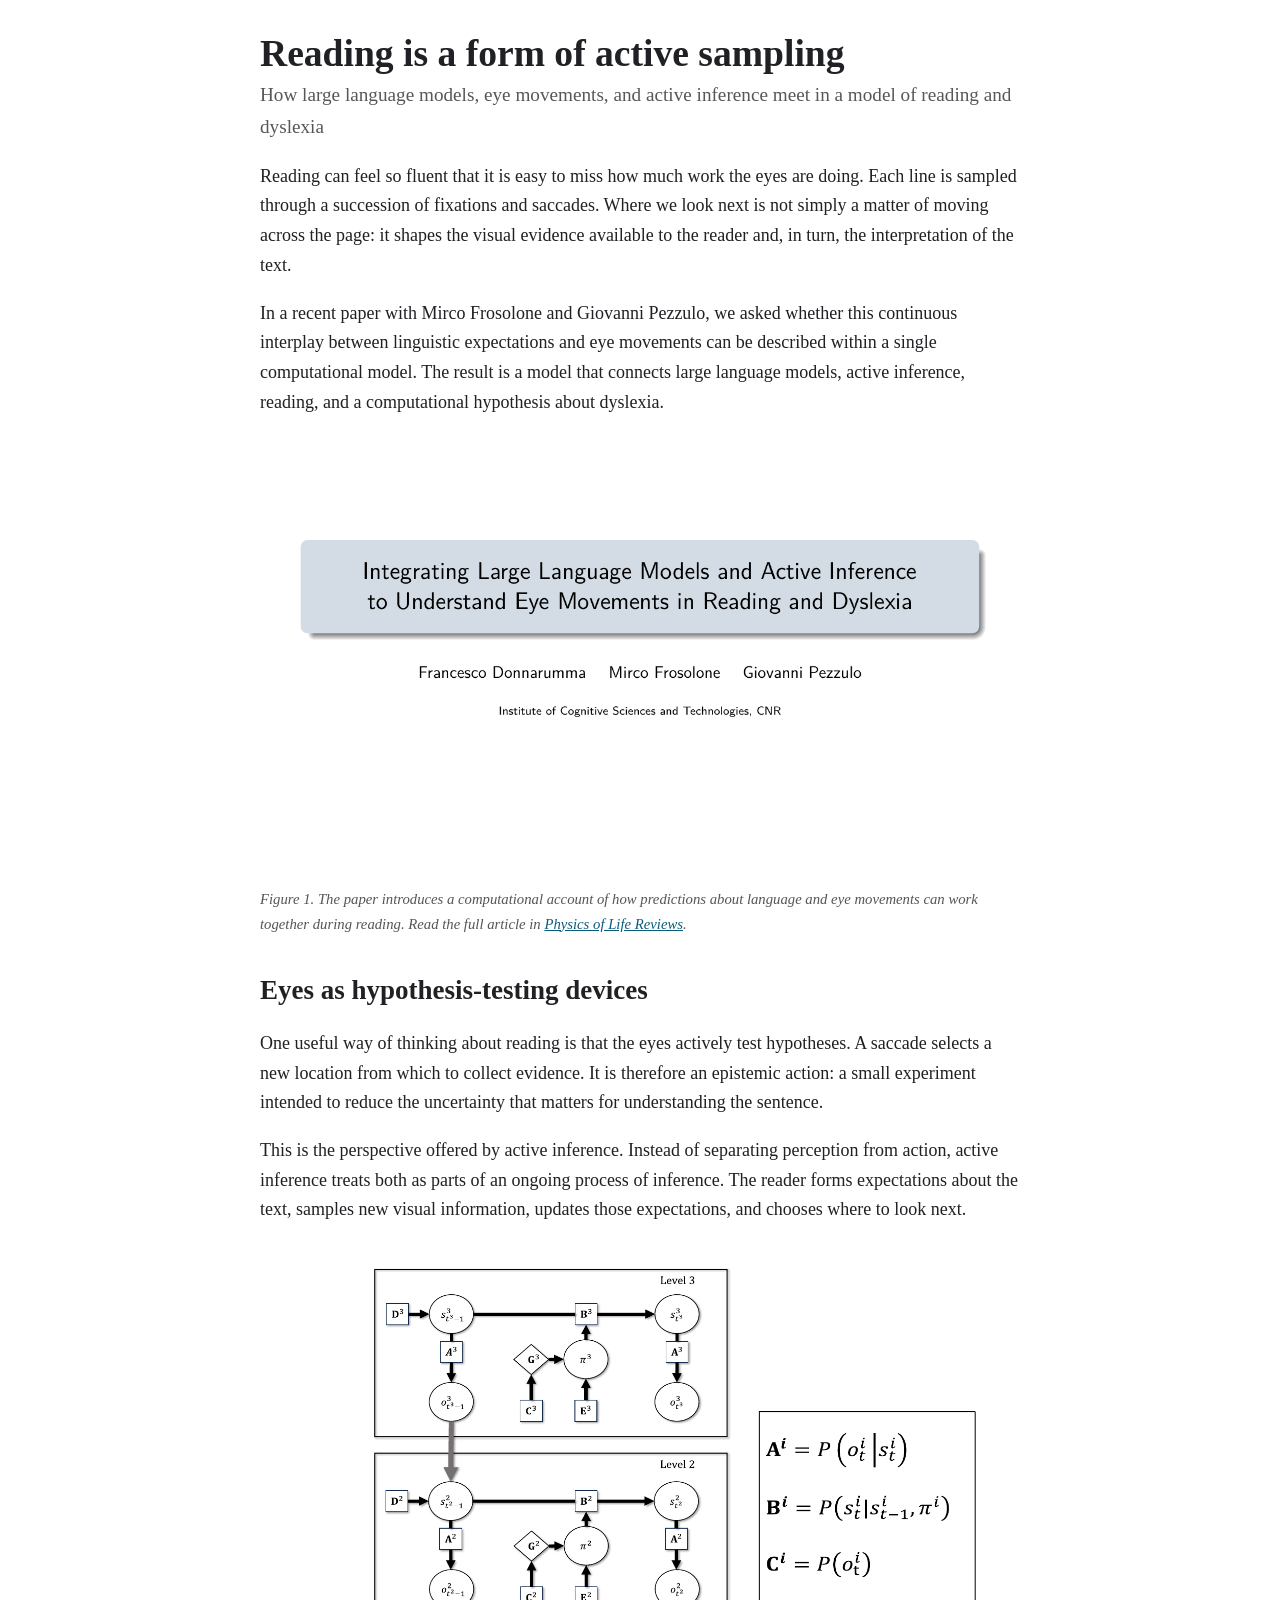
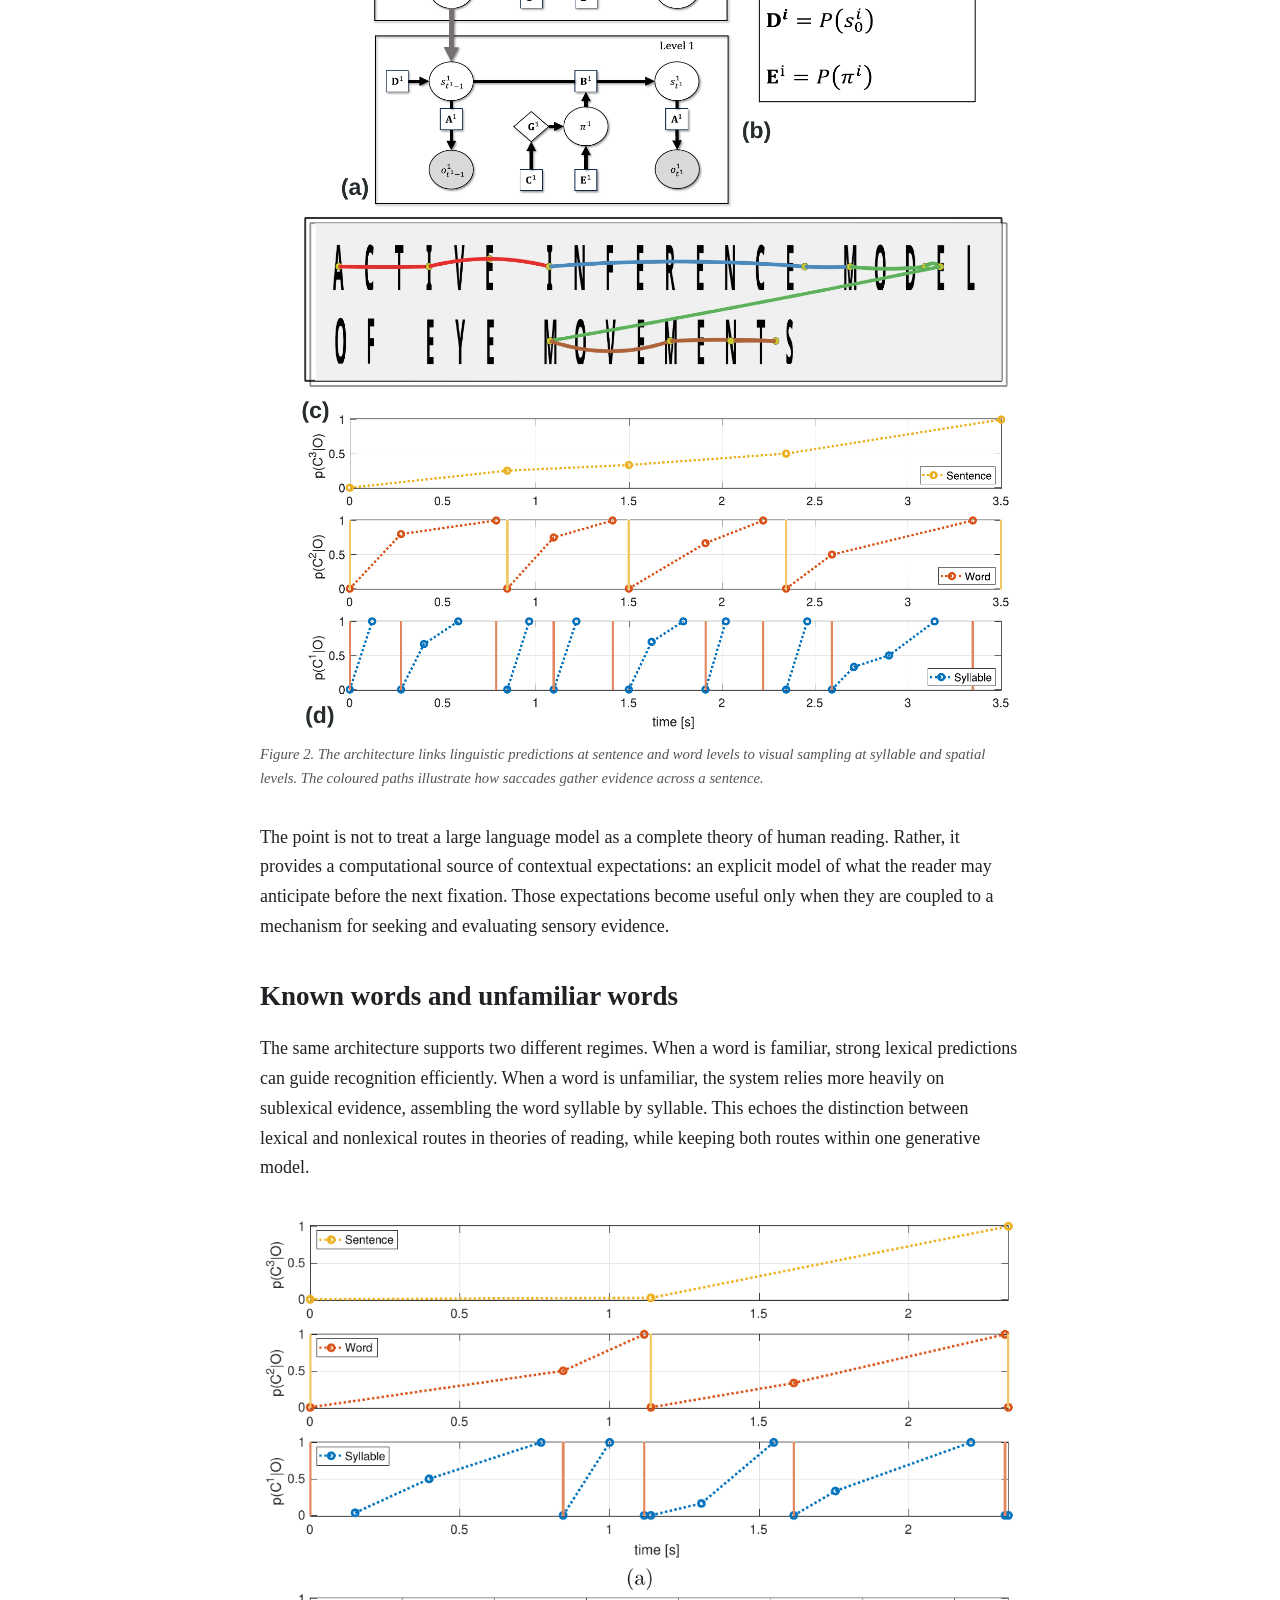
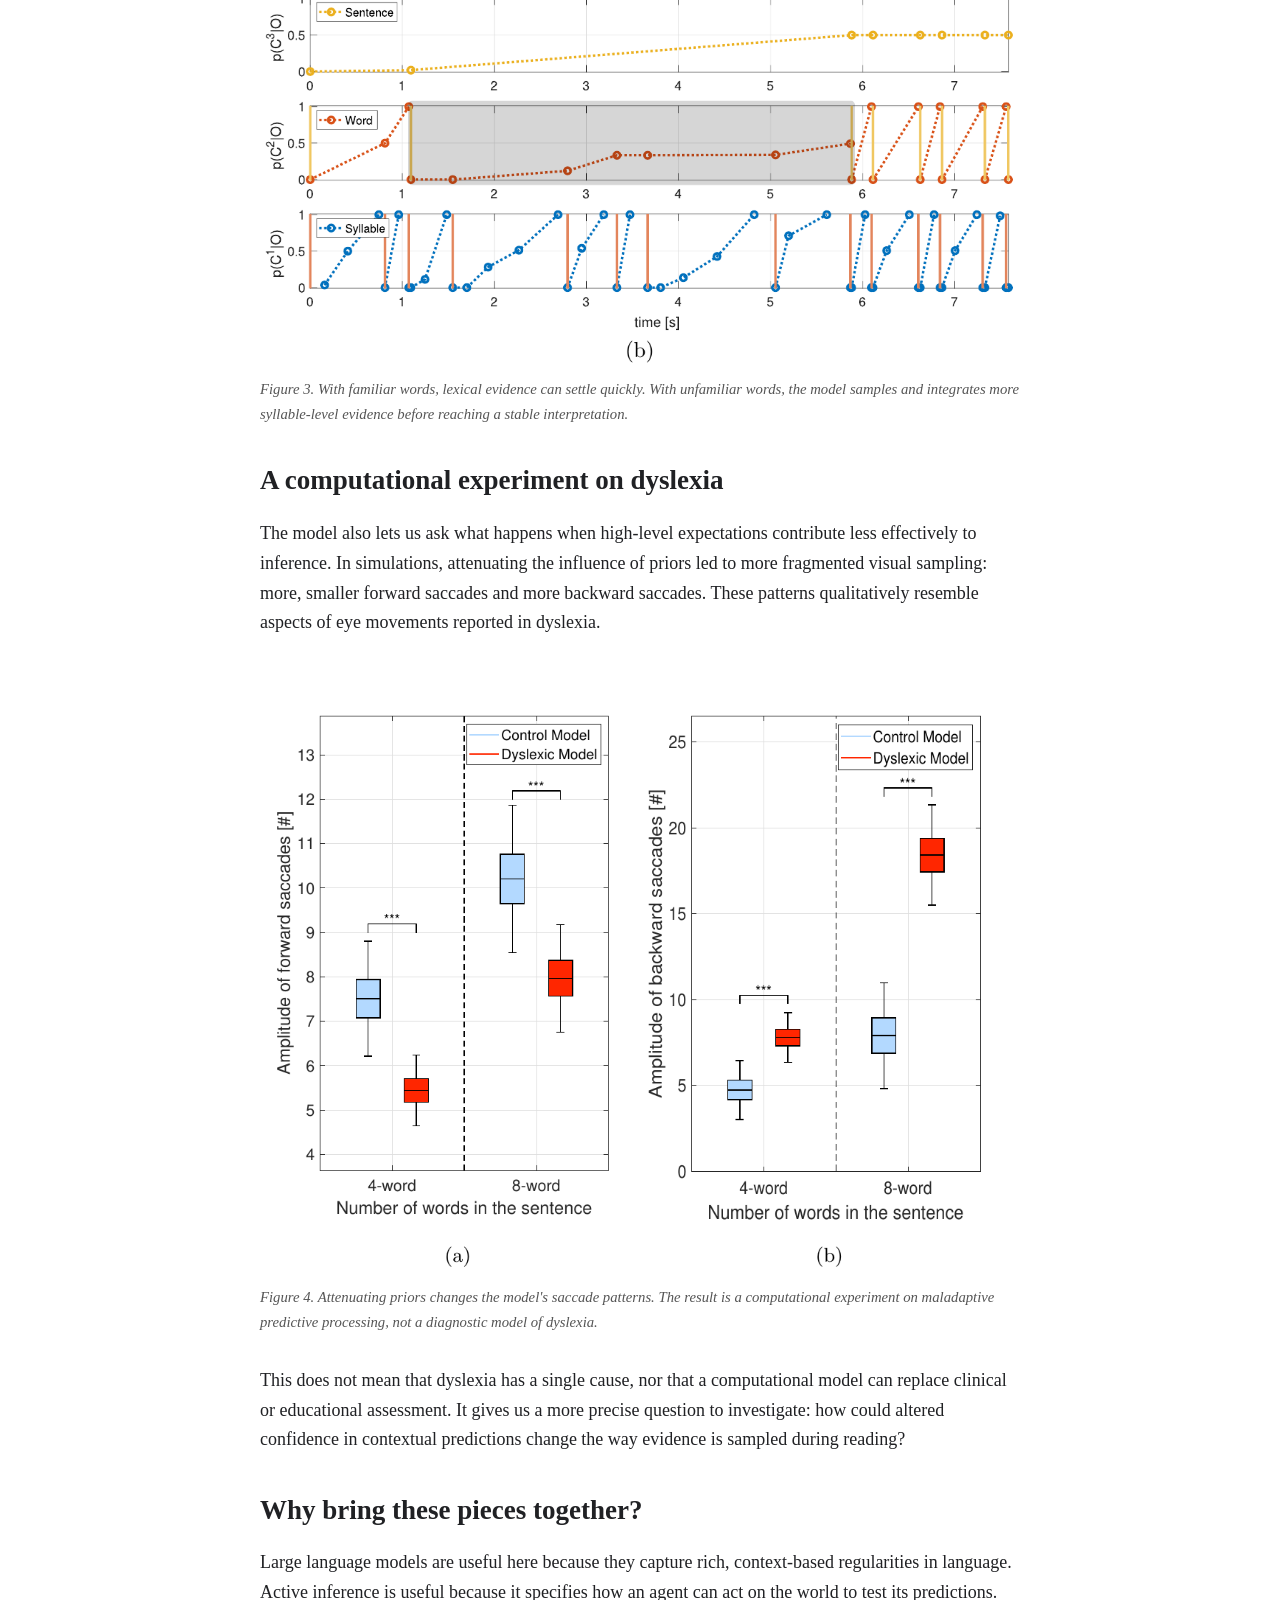
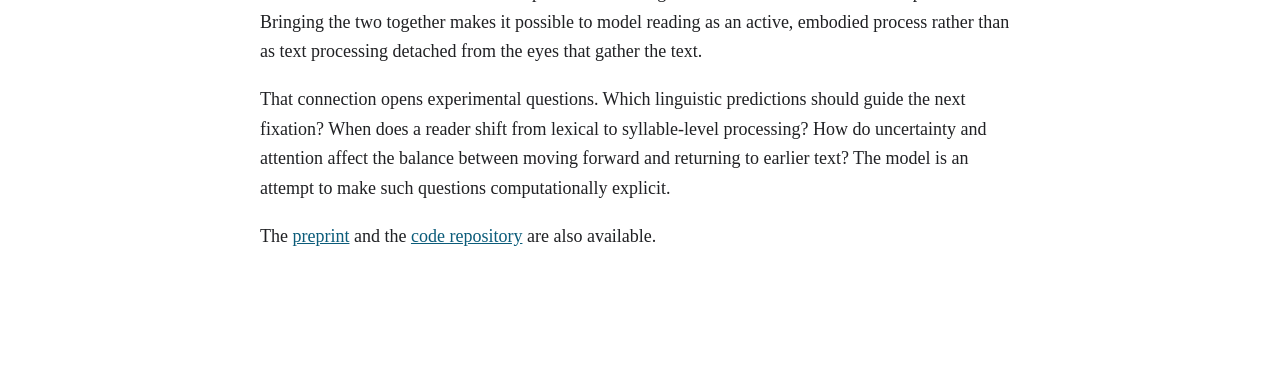
<file: substack-staging/integrating-llm-active-inference/index.html>
<!doctype html>
<html lang="en">
<head>
  <meta charset="utf-8">
  <meta name="viewport" content="width=device-width, initial-scale=1">
  <meta name="robots" content="noindex, nofollow">
  <link rel="canonical" href="https://www.francescodonnarumma.net/substack-staging/integrating-llm-active-inference/">
  <title>Reading is a form of active sampling | Francesco Donnarumma</title>
  <style>
    body { max-width: 760px; margin: 2rem auto; padding: 0 1.25rem 4rem; color: #202124; font: 18px/1.65 Georgia, serif; }
    h1 { font-size: 2.35rem; line-height: 1.15; margin-bottom: .25rem; }
    h2 { margin-top: 2.4rem; line-height: 1.2; }
    .subtitle { margin-top: 0; color: #575757; font-size: 1.2rem; }
    figure { margin: 2rem 0; }
    figure img { display: block; max-width: 100%; height: auto; }
    figcaption { margin-top: .65rem; color: #555; font-size: .92rem; }
    a { color: #0b5c7a; }
  </style>
</head>
<body>
  <article>
    <h1>Reading is a form of active sampling</h1>
    <p class="subtitle">How large language models, eye movements, and active inference meet in a model of reading and dyslexia</p>
    <p>Reading can feel so fluent that it is easy to miss how much work the eyes are doing. Each line is sampled through a succession of fixations and saccades. Where we look next is not simply a matter of moving across the page: it shapes the visual evidence available to the reader and, in turn, the interpretation of the text.</p>
    <p>In a recent paper with Mirco Frosolone and Giovanni Pezzulo, we asked whether this continuous interplay between linguistic expectations and eye movements can be described within a single computational model. The result is a model that connects large language models, active inference, reading, and a computational hypothesis about dyslexia.</p>
    <figure><img src="../assets/01-cover-title.png" alt="Title slide for the paper Integrating Large Language Models and Active Inference to Understand Eye Movements in Reading and Dyslexia."><figcaption><em>Figure 1. The paper introduces a computational account of how predictions about language and eye movements can work together during reading. Read the full article in <a href="https://doi.org/10.1016/j.plrev.2025.08.008">Physics of Life Reviews</a>.</em></figcaption></figure>
    <h2>Eyes as hypothesis-testing devices</h2>
    <p>One useful way of thinking about reading is that the eyes actively test hypotheses. A saccade selects a new location from which to collect evidence. It is therefore an epistemic action: a small experiment intended to reduce the uncertainty that matters for understanding the sentence.</p>
    <p>This is the perspective offered by active inference. Instead of separating perception from action, active inference treats both as parts of an ongoing process of inference. The reader forms expectations about the text, samples new visual information, updates those expectations, and chooses where to look next.</p>
    <figure><img src="../assets/02-model-and-saccades.png" alt="Hierarchical active-inference model with sentence, word, syllable and visual-location levels, together with example saccades across a sentence."><figcaption><em>Figure 2. The architecture links linguistic predictions at sentence and word levels to visual sampling at syllable and spatial levels. The coloured paths illustrate how saccades gather evidence across a sentence.</em></figcaption></figure>
    <p>The point is not to treat a large language model as a complete theory of human reading. Rather, it provides a computational source of contextual expectations: an explicit model of what the reader may anticipate before the next fixation. Those expectations become useful only when they are coupled to a mechanism for seeking and evaluating sensory evidence.</p>
    <h2>Known words and unfamiliar words</h2>
    <p>The same architecture supports two different regimes. When a word is familiar, strong lexical predictions can guide recognition efficiently. When a word is unfamiliar, the system relies more heavily on sublexical evidence, assembling the word syllable by syllable. This echoes the distinction between lexical and nonlexical routes in theories of reading, while keeping both routes within one generative model.</p>
    <figure><img src="../assets/03-known-and-unknown-words.png" alt="Probability trajectories for sentence, word and syllable levels while the model reads familiar and unfamiliar words."><figcaption><em>Figure 3. With familiar words, lexical evidence can settle quickly. With unfamiliar words, the model samples and integrates more syllable-level evidence before reaching a stable interpretation.</em></figcaption></figure>
    <h2>A computational experiment on dyslexia</h2>
    <p>The model also lets us ask what happens when high-level expectations contribute less effectively to inference. In simulations, attenuating the influence of priors led to more fragmented visual sampling: more, smaller forward saccades and more backward saccades. These patterns qualitatively resemble aspects of eye movements reported in dyslexia.</p>
    <figure><img src="../assets/04-prior-attenuation-and-saccades.png" alt="Box plots comparing forward and backward saccades in control and dyslexic-model conditions for four-word and eight-word sentences."><figcaption><em>Figure 4. Attenuating priors changes the model's saccade patterns. The result is a computational experiment on maladaptive predictive processing, not a diagnostic model of dyslexia.</em></figcaption></figure>
    <p>This does not mean that dyslexia has a single cause, nor that a computational model can replace clinical or educational assessment. It gives us a more precise question to investigate: how could altered confidence in contextual predictions change the way evidence is sampled during reading?</p>
    <h2>Why bring these pieces together?</h2>
    <p>Large language models are useful here because they capture rich, context-based regularities in language. Active inference is useful because it specifies how an agent can act on the world to test its predictions. Bringing the two together makes it possible to model reading as an active, embodied process rather than as text processing detached from the eyes that gather the text.</p>
    <p>That connection opens experimental questions. Which linguistic predictions should guide the next fixation? When does a reader shift from lexical to syllable-level processing? How do uncertainty and attention affect the balance between moving forward and returning to earlier text? The model is an attempt to make such questions computationally explicit.</p>
    <p>The <a href="https://arxiv.org/abs/2308.04941">preprint</a> and the <a href="https://github.com/donnarumma/HAI_LANGUAGE">code repository</a> are also available.</p>
  </article>
</body>
</html>
</file>
<file: assets/css/site.css>
@font-face { font-family: Lato; src: url('../fonts/Lato-Regular.ttf') format('truetype'); font-weight: 400; font-style: normal; font-display: swap; }
@font-face { font-family: Lato; src: url('../fonts/Lato-Bold.ttf') format('truetype'); font-weight: 700; font-style: normal; font-display: swap; }
@font-face { font-family: Lato; src: url('../fonts/Lato-Italic.ttf') format('truetype'); font-weight: 400; font-style: italic; font-display: swap; }
@font-face { font-family: Pacifico; src: url('../fonts/Pacifico-Regular.ttf') format('truetype'); font-weight: 400; font-style: normal; font-display: swap; }

:root { color-scheme: dark; --ink: #fafafa; --muted: #d8ddda; --line: #68716b; --focus: #ffdf86; }
* { box-sizing: border-box; letter-spacing: 0; }
[hidden] { display: none !important; }
html { scroll-padding-top: 24px; }
body { margin: 0; font: 400 20px/1.55 Lato, Arial, sans-serif; color: var(--ink); background: #303632 center / cover fixed; }
a { color: inherit; text-underline-offset: .16em; overflow-wrap: anywhere; }
a:hover { color: var(--focus); }
a:focus-visible, button:focus-visible, input:focus-visible, select:focus-visible, summary:focus-visible { outline: 3px solid var(--focus); outline-offset: 5px; }
button, input, select { font: inherit; }
button, select { cursor: pointer; }
button { color: inherit; }
img { max-width: 100%; height: auto; }
svg { width: 22px; height: 22px; flex: none; pointer-events: none; }
figure, h1, h2, h3, p { margin: 0; }
h2 { font-size: 28px; line-height: 1.3; font-weight: 700; }
h3 { font-size: 22px; }
p + p { margin-top: 24px; }
.content-width { width: min(1160px, calc(100% - 64px)); margin-inline: auto; }
.surface { background-color: rgb(22 26 24 / 76%); }
.sr-only { position: absolute; width: 1px; height: 1px; padding: 0; margin: -1px; overflow: hidden; clip: rect(0,0,0,0); white-space: nowrap; border: 0; }
.skip-link { position: absolute; z-index: 50; top: -100px; left: 16px; background: #fff; color: #111; padding: 12px; }
.skip-link:focus { top: 10px; }

.site-header { background: rgb(16 20 18 / 75%); }
.topbar { min-height: 64px; display: flex; justify-content: space-between; align-items: center; gap: 24px; padding: 8px 28px; }
.brand { display: flex; align-items: center; gap: 14px; text-decoration: none; font-size: 20px; line-height: 1.3; }
.brand img { width: 24px; height: 24px; object-fit: contain; flex-shrink: 0; }
.navigation-tools { display: flex; gap: 16px; align-items: center; }
#navigation { display: flex; align-items: center; gap: 28px; font-size: 16px; }
#navigation a { color: var(--muted); text-decoration: none; padding-block: 10px; }
#navigation a:hover, #navigation a[aria-current] { color: #fff; }
#navigation a[aria-current] { text-decoration: underline; text-decoration-color: #d1dfb3; text-decoration-thickness: 2px; text-underline-offset: 9px; }
.icon-button { display: inline-flex; align-items: center; justify-content: center; width: 44px; height: 44px; padding: 0; border: 0; background: transparent; border-radius: 4px; flex-shrink: 0; }
.icon-button:hover { background-color: rgb(255 255 255 / 12%); color: var(--focus); }
.menu-toggle { display: none; }
.profile-strip { width: min(1160px, calc(100% - 64px)); margin: auto; min-height: 132px; padding: 16px 0 30px; display: grid; grid-template-columns: repeat(13, minmax(0, 1fr)); align-items: start; justify-items: center; gap: 18px; }
.profile-link { display: flex; align-items: center; justify-content: center; width: 64px; height: 72px; border-radius: 4px; }
.profile-link img { width: auto; max-height: 72px; max-width: 64px; object-fit: contain; transition: transform .15s; }
.profile-link:hover img { transform: translateY(-3px); }
.profile-openalex img { width: calc(100% - 8px); max-height: calc(100% - 8px); }
.brain { width: 64px; height: 64px; object-fit: contain; }

.page-banner, .name-banner, .page-links { background: #e0ece0 center / cover; color: #1f2521; }
.page-banner { min-height: 158px; display: grid; place-items: center; padding: 20px; }
.page-banner h1 { font: 400 76px/1.3 Pacifico, cursive; text-align: center; }
.page-links { display: flex; flex-wrap: wrap; gap: 16px 46px; justify-content: center; align-items: center; min-height: 90px; padding: 20px 24px; font-size: 25px; font-weight: 700; }
.page-links a:hover { color: #14654d; }
.name-banner { padding-block: 18px; }
.name-letters { width: min(960px, calc(100% - 48px)); margin: auto; }
.letter-row { display: flex; justify-content: center; align-items: center; gap: 30px; height: 82px; }
.letter-row img { width: 66px; height: 64px; object-fit: contain; min-width: 0; }
.home-media { padding-block: 28px; }
.media-layout { display: grid; grid-template-columns: 370px minmax(0, 1fr); gap: 120px; align-items: start; }
.angel { height: 490px; }
.angel img { width: 100%; height: 100%; object-fit: contain; object-position: top center; }
.video-grid { display: grid; grid-template-columns: repeat(2, minmax(0, 1fr)); gap: 28px; }
.video { position: relative; display: block; aspect-ratio: 4 / 3; background: #101412; overflow: hidden; }
.video > img { display: block; width: 100%; height: 100%; object-fit: cover; }
.video-play { position: absolute; left: 50%; top: 50%; transform: translate(-50%, -50%); width: 64px; height: 46px; display: grid; place-items: center; background: #e81c3a; border-radius: 8px; color: #fff; }
.video-play svg { fill: currentColor; width: 24px; }
.video:hover .video-play { background: #b20b29; }
.video-title { position: absolute; bottom: 0; width: 100%; background: rgb(8 12 10 / 88%); color: #fff; padding: 7px 12px; font-size: 16px; font-weight: 700; line-height: 1.4; }
.highlights { padding-block: 36px 56px; border-top: 1px solid rgb(255 255 255 / 15%); }
.highlights ul { margin: 24px 0 0; padding-left: 24px; }
.highlights li { margin-bottom: 18px; padding-left: 8px; }
.highlight-meta { display: block; margin-top: 4px; color: #c4d4ce; font-size: 16px; line-height: 1.5; }

.research-section { padding-block: 32px 46px; }
.research-layout { display: grid; grid-template-columns: 366px minmax(0, 1fr); gap: 42px; align-items: center; }
.research-layout > img { width: 100%; max-height: 500px; object-fit: contain; object-position: top; }
.research-layout p + p { margin-top: 48px; }
.prose { max-width: 1100px; }
.prose p + p { margin-top: 30px; }
.prose p { overflow-wrap: anywhere; }
.publication-tools { border-bottom: 1px solid var(--line); padding-block: 18px; }
.paper-filters { display: flex; gap: 12px; align-items: center; font-size: 16px; }
.filter-query { display: flex; align-items: center; gap: 10px; border: 1px solid #8f9992; border-radius: 4px; padding: 0 12px; min-width: 0; max-width: 560px; flex: 1; background: #202923; }
.filter-query input { min-width: 0; width: 100%; height: 42px; border: 0; color: #fff; background: transparent; }
input::placeholder { color: #c1c9c3; opacity: 1; }
.filter-year select { max-width: 150px; border: 1px solid #8f9992; border-radius: 4px; background: #202923; color: #fff; padding: 8px 28px 8px 10px; min-height: 44px; }
.paper-count { min-width: 82px; white-space: nowrap; margin-left: auto; font-size: 15px; color: #dce5de; text-align: right; }
.publication { padding-block: 32px; border-bottom: 1px solid rgb(255 255 255 / 12%); scroll-margin-top: 20px; }
.publication:nth-child(even) { background-color: rgb(33 40 35 / 82%); }
.publication p + p { margin-top: 16px; }
.paper-title { font-size: 22px; line-height: 1.45; }
.paper-detail { color: #e2e8e4; overflow-wrap: anywhere; }
.paper-title em { font-style: italic; }
.publication:target { border-left: 5px solid var(--focus); background-color: rgb(37 57 42 / 95%); }
.no-papers { padding-block: 48px; min-height: 180px; }
.map-section { padding-block: 28px; }
.map-section figure { max-width: 960px; margin: auto; }
.map-section img { display: block; width: 100%; }
.map-section figcaption { margin-top: 24px; }
.map-section figcaption:empty { display: none; }
.social-section { padding-block: 36px 48px; }
.contacts-section { min-height: 520px; padding-block: 42px 64px; }
.contacts-section h2 { margin-bottom: 24px; }
.contacts-section h3 { margin-top: 44px; }
.email { font-size: 23px; }
.contact-links { list-style: none; padding: 0; margin: 20px 0; display: flex; flex-wrap: wrap; gap: 12px 30px; }
.archived-profiles { margin-top: 32px; color: #dce0dd; font-size: 17px; }
.archived-profiles summary { cursor: pointer; width: fit-content; }
.site-footer { background-color: #222a25; border-top: 1px solid #57645b; font-size: 15px; }
.footer-inner { padding-block: 20px; display: flex; align-items: center; justify-content: space-between; gap: 20px; }
.site-footer nav { display: flex; flex-wrap: wrap; align-items: center; gap: 24px; }

.search-dialog { border: 1px solid #bdc8c0; border-radius: 6px; width: min(700px, calc(100% - 32px)); max-height: min(740px, calc(100dvh - 48px)); padding: 24px; background: #f6f8f5; color: #1e3026; }
.search-dialog::backdrop { background: rgb(0 0 0 / 70%); }
.dialog-heading { display: flex; justify-content: space-between; align-items: center; margin-bottom: 20px; }
.search-dialog .icon-button:hover { background: #dde6de; color: #123d26; }
.site-search { display: flex; border: 1px solid #7e9687; border-radius: 4px; padding: 4px 8px; gap: 12px; }
.site-search input { background: transparent; border: 0; min-width: 0; flex: 1; color: #1e3026; }
.site-search input::placeholder { color: #506858; }
.search-status { font-size: 15px; margin: 14px 0; }
.search-results { margin: 0; padding: 0; list-style: none; }
.search-results li { border-top: 1px solid #c7d4c9; padding-block: 18px; }
.search-results a { font-size: 19px; font-weight: 700; }
.search-results a:hover { color: #236447; }
.search-results p { font-size: 15px; line-height: 1.5; margin-top: 8px; color: #445a4a; }
.search-results small { display: block; color: #486a54; margin-bottom: 3px; }

@media (min-width: 1600px) {
  .media-layout { gap: 100px; }
}
@media (max-width: 1100px) {
  .profile-strip { gap: 10px; }
  .profile-link { width: 52px; height: 60px; }
  .profile-link img, .brain { max-width: 52px; max-height: 60px; }
  .media-layout { grid-template-columns: 32% minmax(0, 1fr); gap: 48px; }
  .angel { height: 440px; }
  .research-layout { grid-template-columns: 32% minmax(0, 1fr); gap: 30px; }
  #navigation { gap: 18px; }
  .topbar { gap: 12px; padding-inline: 20px; }
}
@media (max-width: 800px) {
  body { font-size: 18px; background-attachment: scroll; }
  .content-width { width: calc(100% - 40px); }
  .topbar { flex-wrap: wrap; min-height: 64px; }
  .brand { font-size: 18px; gap: 8px; }
  .brand img { width: 20px; height: 20px; }
  .navigation-tools { gap: 2px; }
  #navigation { width: 100%; justify-content: center; gap: 18px; }
  body.enhanced #navigation { display: none; width: 100%; background: #253129; padding: 18px 20px; position: absolute; top: 64px; left: 0; z-index: 10; flex-wrap: wrap; border-bottom: 1px solid #788a7d; }
  body.enhanced #navigation.is-open { display: flex; }
  body:not(.enhanced) .navigation-tools { flex-basis: 100%; }
  body:not(.enhanced) #navigation { flex-wrap: wrap; }
  .menu-toggle { display: inline-flex; }
  .profile-strip { grid-template-columns: repeat(6, minmax(0, 1fr)); width: calc(100% - 40px); gap: 10px 16px; padding: 10px 0 20px; min-height: 146px; align-items: center; }
  .profile-link { height: 50px; width: 48px; }
  .profile-link img, .brain { max-width: 48px; max-height: 50px; }
  .profile-strip .brain { display: none; }
  .page-banner { min-height: 122px; padding: 18px; }
  .page-banner h1 { font-size: 55px; }
  .page-links { font-size: 20px; min-height: 74px; gap: 12px 28px; }
  .name-banner { padding-block: 12px; }
  .letter-row { height: 66px; gap: 16px; }
  .letter-row img { width: 50px; height: 52px; }
  .name-letters { width: calc(100% - 40px); }
  .media-layout { gap: 32px; }
  .angel { height: 380px; }
  .video-grid { gap: 16px; }
  .video-title { font-size: 14px; padding: 5px 8px; }
  .video-play { width: 48px; height: 36px; }
  .research-layout { grid-template-columns: 30% minmax(0, 1fr); align-items: start; }
  .research-layout p + p { margin-top: 24px; }
  .paper-title { font-size: 20px; }
  .publication { padding-block: 28px; }
  .paper-count { min-width: 75px; }
}
@media (max-width: 540px) {
  .topbar { padding-inline: 12px; gap: 4px; }
  .brand { max-width: calc(100% - 96px); font-size: 17px; }
  .brand span { max-width: 210px; }
  .profile-strip { gap: 10px; }
  .letter-row { height: 48px; gap: 7px; }
  .letter-row img { width: 28px; height: 34px; }
  .name-letters { width: calc(100% - 24px); }
  .page-banner h1 { font-size: 48px; }
  .page-links { font-size: 18px; gap: 12px 20px; }
  .media-layout { grid-template-columns: 1fr; gap: 24px; }
  .angel { height: auto; max-height: none; }
  .angel img { display: block; width: min(260px, 100%); height: 348px; margin: auto; }
  .video-grid { gap: 16px 12px; }
  .video-title { font-size: 13px; }
  .highlights { padding-block: 30px; }
  h2 { font-size: 25px; }
  .research-layout { grid-template-columns: 1fr; gap: 28px; }
  .research-layout > img { width: min(300px, 100%); max-height: 350px; margin-inline: auto; }
  .paper-filters { flex-wrap: wrap; gap: 10px; }
  .filter-query { flex-basis: 100%; max-width: none; }
  .filter-year { flex: 1; }
  .filter-year select { width: 100%; max-width: none; }
  .paper-count { flex: 1; }
  .publication { padding-block: 24px; }
  .publication p + p { margin-top: 14px; }
  .contact-links { gap: 14px 24px; }
  .email { font-size: 20px; }
  .footer-inner { flex-direction: column; align-items: flex-start; gap: 8px; }
  .site-footer nav { justify-content: space-between; width: 100%; gap: 16px; }
  .search-dialog { padding: 18px; }
}
@media (prefers-reduced-motion: reduce) {
  *, *::before, *::after { scroll-behavior: auto !important; transition: none !important; }
}
@media print {
  body { background: white !important; color: black; font-size: 11pt; }
  .site-header, .page-links, .publication-tools, .site-footer, .search-dialog, .skip-link { display: none !important; }
  .surface, .page-banner, .publication:nth-child(even) { background: white !important; color: black; }
  .content-width { width: 100%; }
  .paper-detail { color: #222; }
  .publication { break-inside: avoid; padding-block: 15px; }
  .page-banner { min-height: 80px; }
  .page-banner h1 { font: 700 28pt Lato, sans-serif; }
}
</file>
